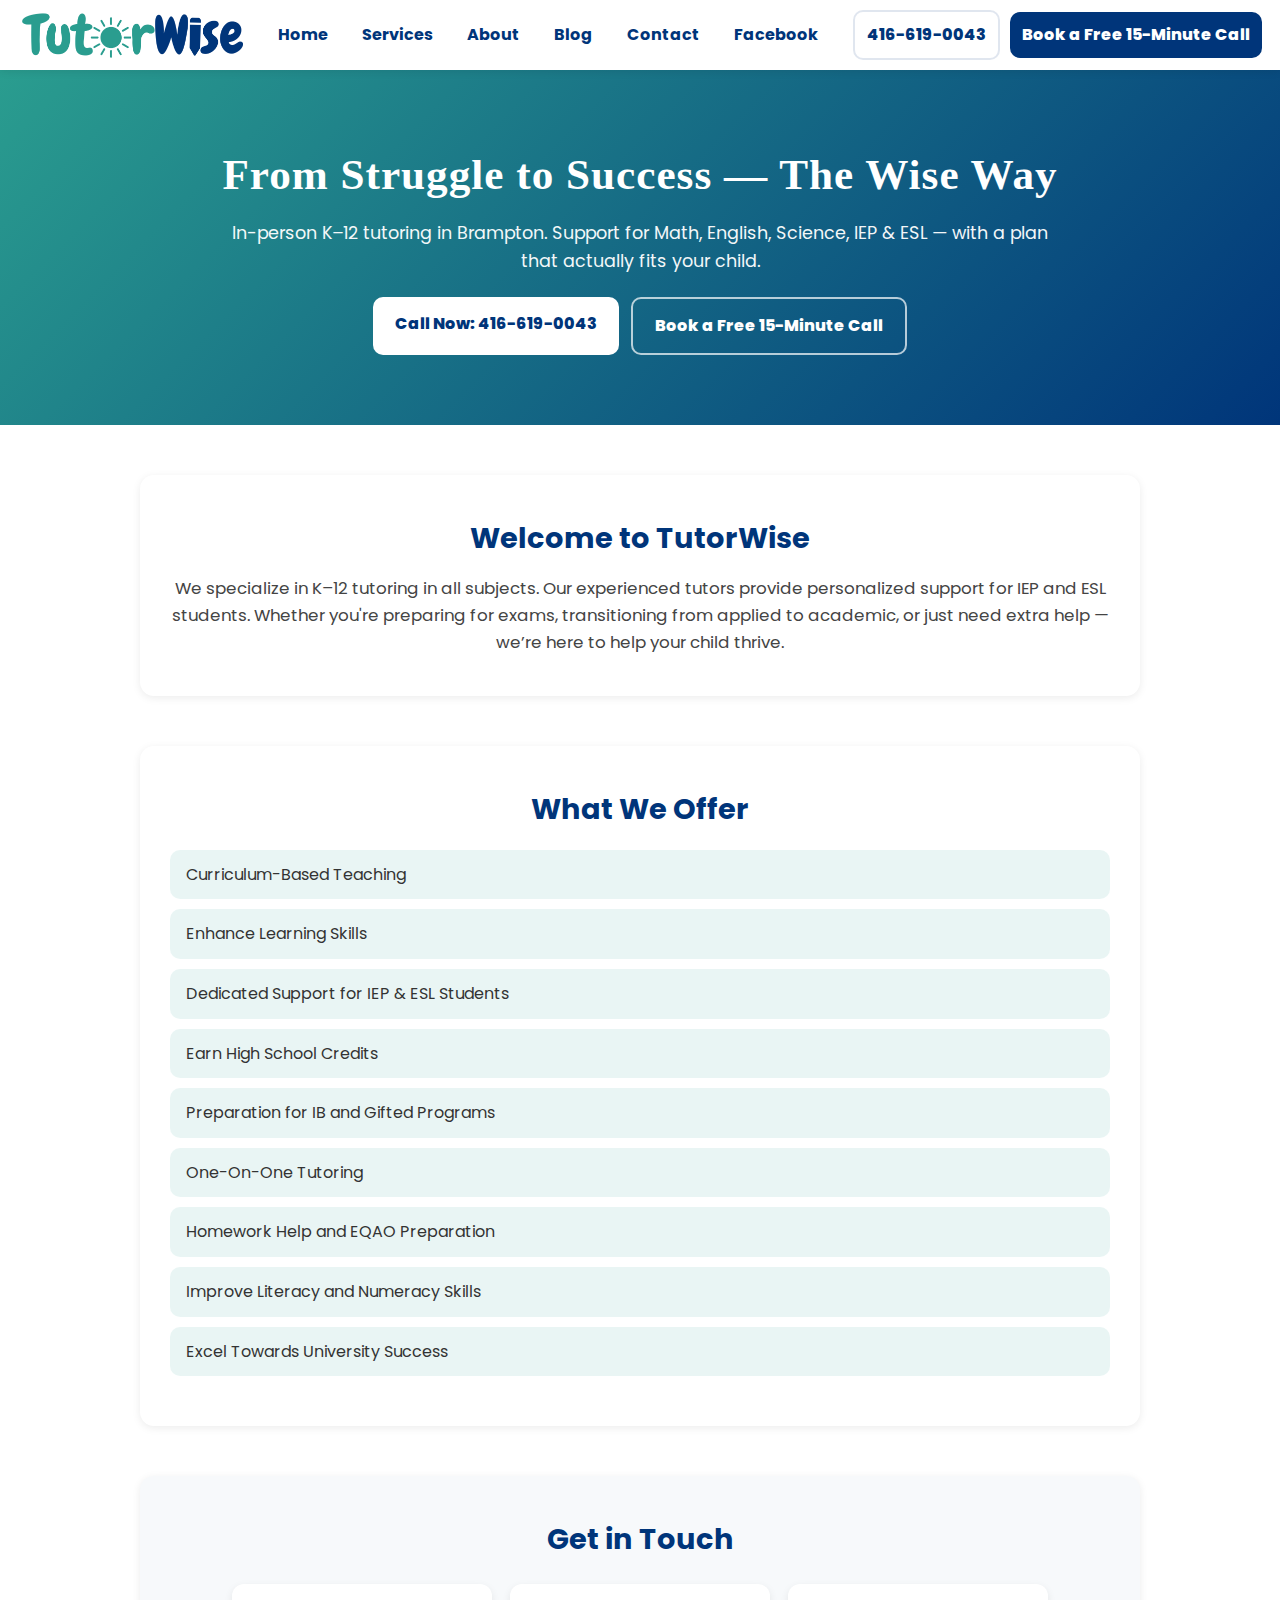
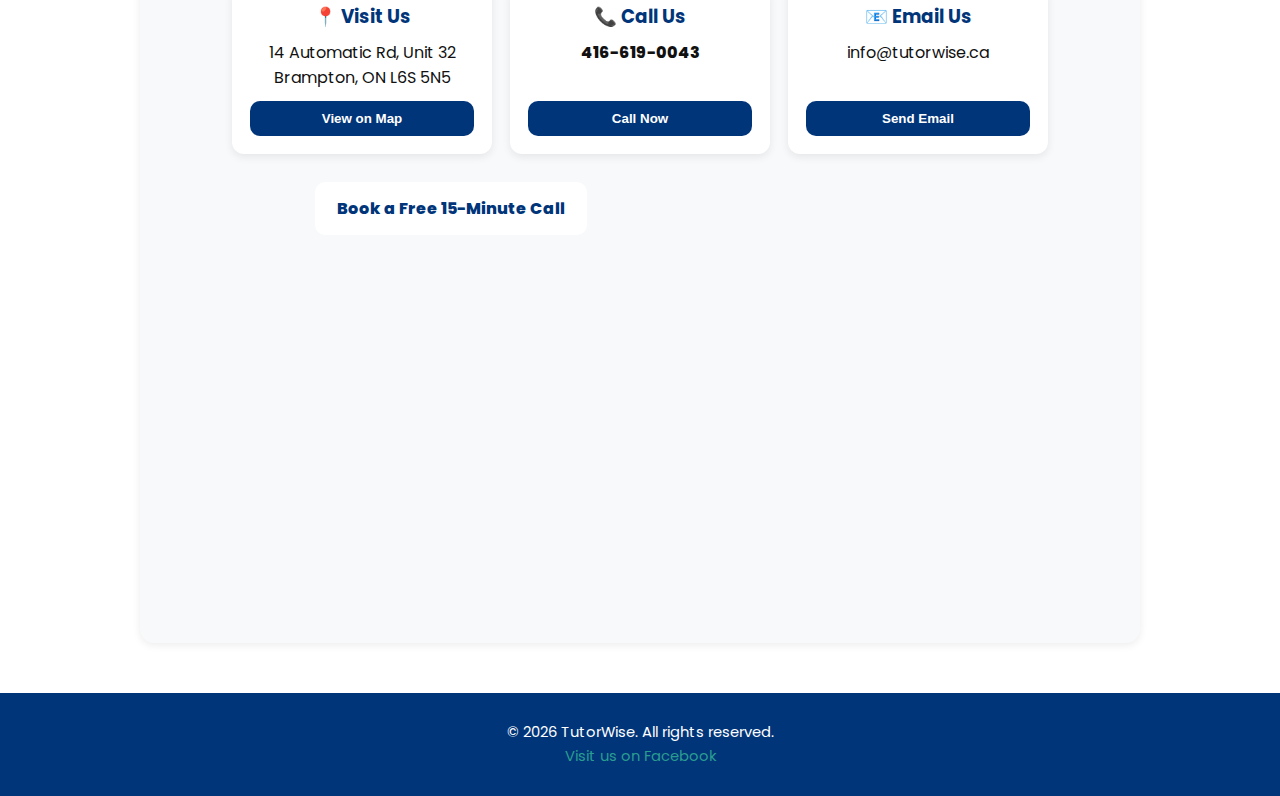
<file: index.html>
<!DOCTYPE html>
<html lang="en">
<head>
  <!-- Google tag (gtag.js) -->
  <script async src="https://www.googletagmanager.com/gtag/js?id=G-NQC9CLK0BT"></script>
  <script>
    window.dataLayer = window.dataLayer || [];
    function gtag(){dataLayer.push(arguments);}
    gtag('js', new Date());
    gtag('config', 'G-NQC9CLK0BT');
  </script>

  <meta charset="UTF-8" />
  <meta name="viewport" content="width=device-width, initial-scale=1" />
  <title>TutorWise | Brampton Tutoring Services</title>
  <meta name="description" content="TutorWise offers personalized in-person tutoring in Brampton for K–12 students. Book a Free 15-Minute Parent Strategy Call today and help your child reach their full potential!" />
  <link rel="canonical" href="https://tutorwise.ca/" />

  <!-- Open Graph -->
  <meta property="og:type" content="website" />
  <meta property="og:site_name" content="TutorWise" />
  <meta property="og:title" content="TutorWise | Brampton Tutoring Services" />
  <meta property="og:description" content="Personalized in-person K–12 tutoring in Brampton. Book a free 15-minute call and get a plan that fits your child." />
  <meta property="og:url" content="https://tutorwise.ca/" />

  <!-- Twitter -->
  <meta name="twitter:card" content="summary" />
  <meta name="twitter:title" content="TutorWise | Brampton Tutoring Services" />
  <meta name="twitter:description" content="Personalized in-person K–12 tutoring in Brampton. Book a free 15-minute call and get a plan that fits your child." />

  <link rel="icon" href="faviconTW.png" type="image/png" />

  <!-- Fonts (shared) -->
  <link href="https://fonts.googleapis.com/css2?family=Poppins:wght@400;600;700;800&family=Chewy&display=swap" rel="stylesheet">
  <link rel="stylesheet" href="styles.css" />

  <meta name="keywords" content="tutorwise, brampton tutoring, math tutor, english tutor, science tutor, IEP help, ESL tutoring, one-on-one tutoring" />
  <meta name="author" content="TutorWise" />
</head>

<body>
  <nav>
    <div class="logo">
      <a href="index.html" aria-label="TutorWise Home">
        <img src="TW_logo.png" alt="TutorWise Logo" />
      </a>
    </div>

    <ul class="nav-links" id="nav-links">
      <li><a href="index.html">Home</a></li>
      <li><a href="services.html">Services</a></li>
      <li><a href="about.html">About</a></li>
      <li><a href="blog.html">Blog</a></li>
      <li><a href="contact.html">Contact</a></li>
      <li><a href="https://www.facebook.com/profile.php?id=61577905306174" target="_blank" rel="noopener">Facebook</a></li>      <li class="mobile-only"><a href="https://calendly.com/tutorwise-canada/consultation-call" target="_blank" rel="noopener">Book a Free 15-Minute Call</a></li>

    </ul>

    <div class="nav-cta">
      <a class="phone-link" href="tel:+14166190043">416-619-0043</a>
      <a class="nav-btn" href="https://calendly.com/tutorwise-canada/consultation-call" target="_blank" rel="noopener">Book a Free 15-Minute Call</a>
    </div>

    <div class="menu-toggle" id="menu-toggle">☰</div>
  </nav>


  <header class="page-hero">
    <h1>From Struggle to Success — The Wise Way</h1>
    <p>
      In-person K–12 tutoring in Brampton. Support for Math, English, Science, IEP &amp; ESL — with a plan that actually fits your child.
    </p>

    <div class="hero-cta-row">
      <a href="tel:+14166190043" class="btn btn-primary">Call Now: 416-619-0043</a>
      <a href="https://calendly.com/tutorwise-canada/consultation-call" target="_blank" rel="noopener" class="btn btn-secondary">Book a Free 15-Minute Call</a>
    </div>
  </header>

  <section>
    <h2>Welcome to TutorWise</h2>
    <p>
      We specialize in K–12 tutoring in all subjects. Our experienced tutors provide personalized
      support for IEP and ESL students. Whether you're preparing for exams, transitioning from applied
      to academic, or just need extra help — we’re here to help your child thrive.
    </p>
  </section>

  <section>
    <h2>What We Offer</h2>
    <ul class="info-list">
      <li>Curriculum-Based Teaching</li>
      <li>Enhance Learning Skills</li>
      <li>Dedicated Support for IEP &amp; ESL Students</li>
      <li>Earn High School Credits</li>
      <li>Preparation for IB and Gifted Programs</li>
      <li>One-On-One Tutoring</li>
      <li>Homework Help and EQAO Preparation</li>
      <li>Improve Literacy and Numeracy Skills</li>
      <li>Excel Towards University Success</li>
    </ul>
  </section>

  <section id="contact">
    <h2>Get in Touch</h2>

    <div class="contact-grid">
      <div class="contact-card">
        <h3>📍 Visit Us</h3>
        <p>14 Automatic Rd, Unit 32<br>Brampton, ON L6S 5N5</p>
        <button class="contact-btn" onclick="window.open('https://maps.google.com/?q=14+Automatic+Rd+Unit+32+Brampton+ON+L6S+5N5','_blank')">View on Map</button>
      </div>

      <div class="contact-card">
        <h3>📞 Call Us</h3>
        <p><a href="tel:+14166190043" style="color:inherit;text-decoration:none;font-weight:800;">416-619-0043</a></p>
        <button class="contact-btn" onclick="window.location.href='tel:+14166190043'">Call Now</button>
      </div>

      <div class="contact-card">
        <h3>📧 Email Us</h3>
        <p>info@tutorwise.ca</p>
        <button class="contact-btn" onclick="window.location.href='mailto:info@tutorwise.ca'">Send Email</button>
      </div>
    </div>

    <div style="max-width:650px;margin:0 auto;">
      <a class="btn btn-primary" href="https://calendly.com/tutorwise-canada/consultation-call" target="_blank" rel="noopener" style="margin-top:6px;">
        Book a Free 15-Minute Call
      </a>
      <iframe class="map-embed" src="https://www.google.com/maps?q=14+Automatic+Rd+Unit+32+Brampton+ON+L6S+5N5&output=embed" loading="lazy" referrerpolicy="no-referrer-when-downgrade" allowfullscreen></iframe>
    </div>
  </section>

  <footer>
    &copy; 2026 TutorWise. All rights reserved.<br />
    <a href="https://www.facebook.com/profile.php?id=61577905306174" target="_blank" rel="noopener">Visit us on Facebook</a>
  </footer>

  <script src="script.js"></script>

</body>
</html>
</file>
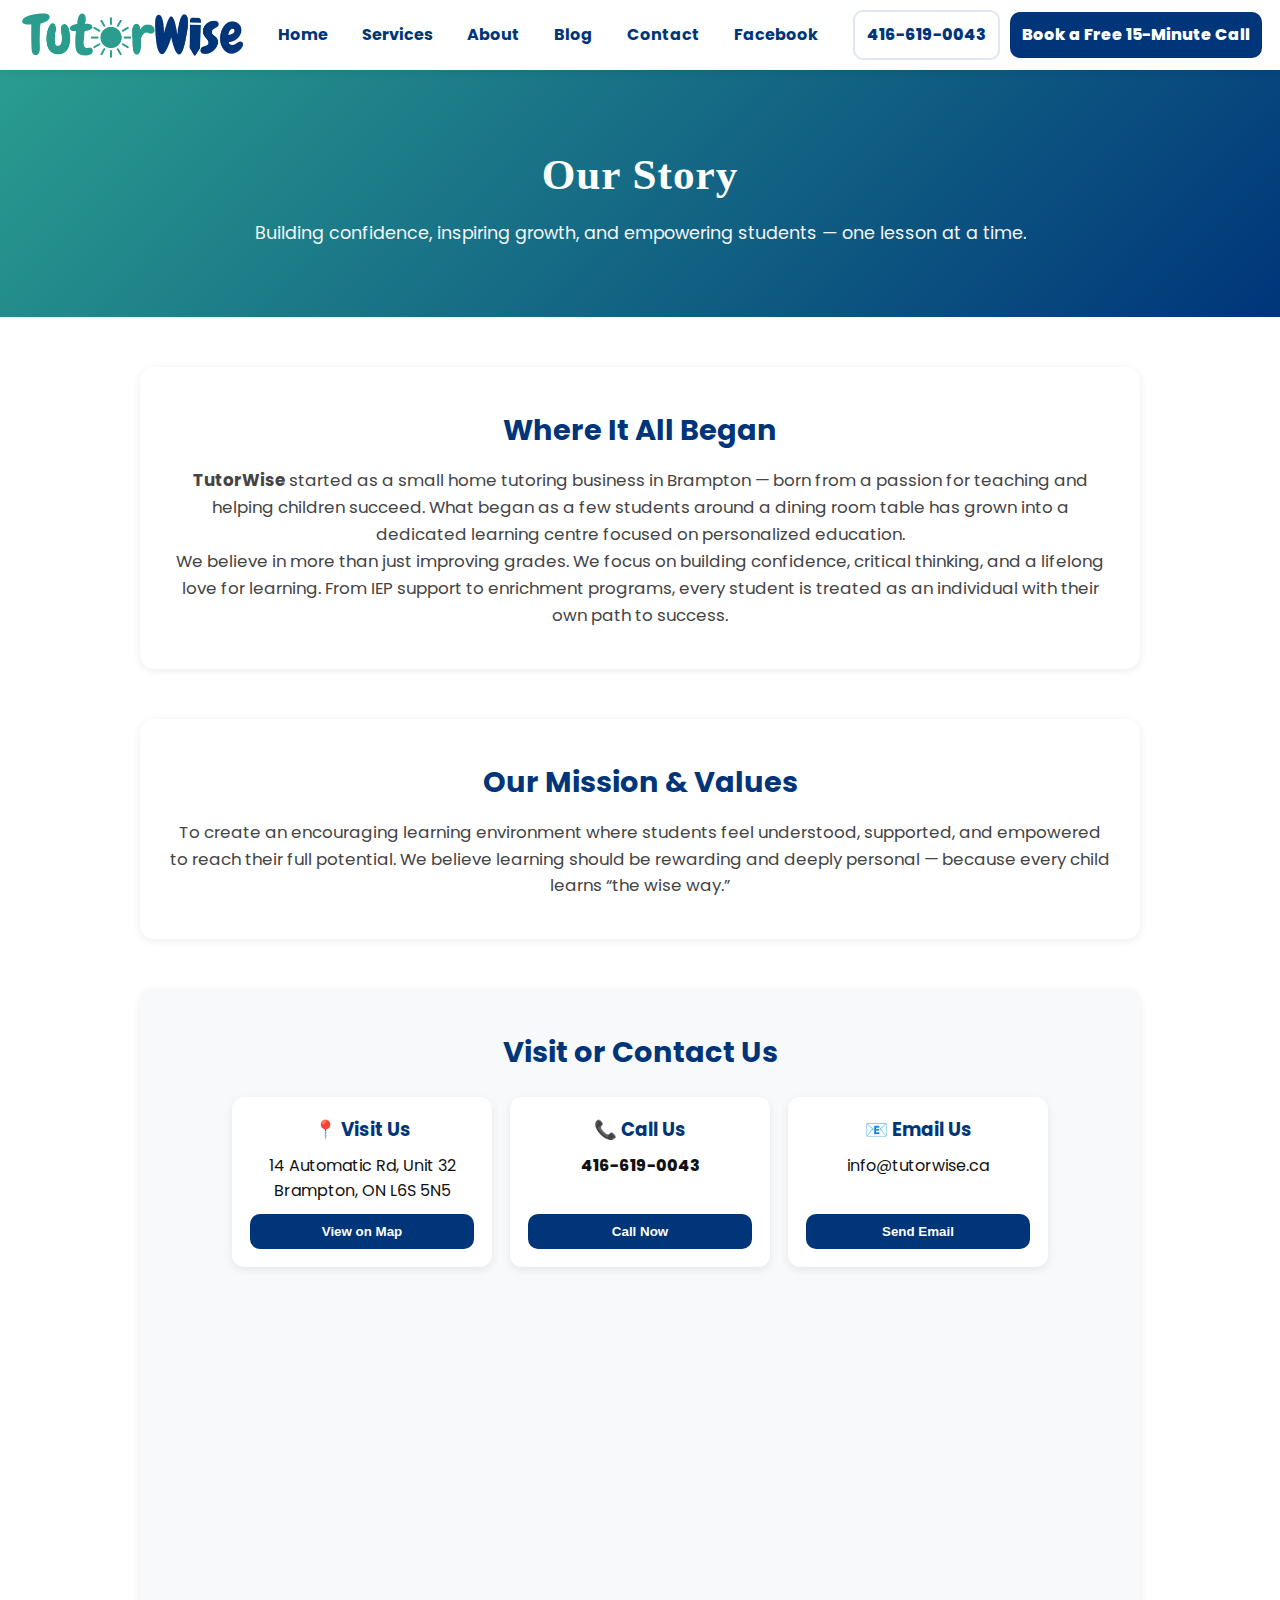
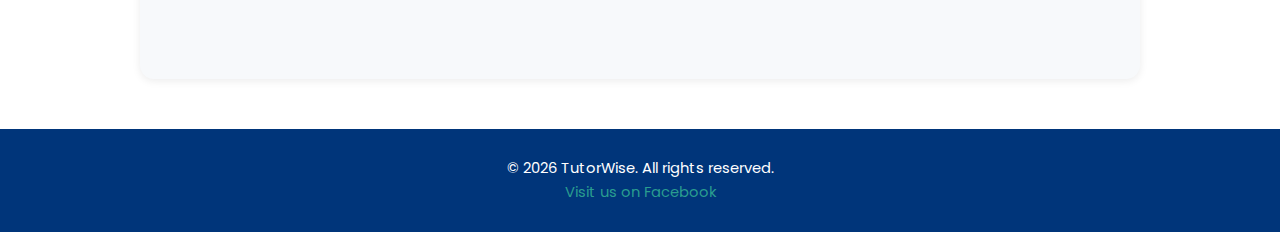
<file: about.html>
<!DOCTYPE html>
<html lang="en">
<head>
  <meta charset="UTF-8" />
  <meta name="viewport" content="width=device-width, initial-scale=1" />
  <title>TutorWise | About Us</title>
  <meta name="description" content="Learn about TutorWise’s history, values, and commitment to student success in Brampton." />
  <link rel="canonical" href="https://tutorwise.ca/about.html" />

  <!-- Open Graph -->
  <meta property="og:type" content="website" />
  <meta property="og:site_name" content="TutorWise" />
  <meta property="og:title" content="TutorWise | About Us" />
  <meta property="og:description" content="Learn about TutorWise’s story, values, and commitment to student success in Brampton." />
  <meta property="og:url" content="https://tutorwise.ca/about.html" />

  <!-- Twitter -->
  <meta name="twitter:card" content="summary" />
  <meta name="twitter:title" content="TutorWise | About Us" />
  <meta name="twitter:description" content="Learn about TutorWise’s story, values, and commitment to student success in Brampton." />

  <link rel="icon" href="faviconTW.png" type="image/png" />

  <!-- Fonts (shared) -->
  <link href="https://fonts.googleapis.com/css2?family=Poppins:wght@400;600;700;800&family=Chewy&display=swap" rel="stylesheet">
  <link rel="stylesheet" href="styles.css" />

</head>

<body>
  <nav>
    <div class="logo">
      <a href="index.html" aria-label="TutorWise Home">
        <img src="TW_logo.png" alt="TutorWise Logo" />
      </a>
    </div>

    <ul class="nav-links" id="nav-links">
      <li><a href="index.html">Home</a></li>
      <li><a href="services.html">Services</a></li>
      <li><a href="about.html">About</a></li>
      <li><a href="blog.html">Blog</a></li>
      <li><a href="contact.html">Contact</a></li>
      <li><a href="https://www.facebook.com/profile.php?id=61577905306174" target="_blank" rel="noopener">Facebook</a></li>      <li class="mobile-only"><a href="https://calendly.com/tutorwise-canada/consultation-call" target="_blank" rel="noopener">Book a Free 15-Minute Call</a></li>

    </ul>

    <div class="nav-cta">
      <a class="phone-link" href="tel:+14166190043">416-619-0043</a>
      <a class="nav-btn" href="https://calendly.com/tutorwise-canada/consultation-call" target="_blank" rel="noopener">Book a Free 15-Minute Call</a>
    </div>

    <div class="menu-toggle" id="menu-toggle">☰</div>
  </nav>


  <header class="page-hero">
    <h1>Our Story</h1>
    <p>Building confidence, inspiring growth, and empowering students — one lesson at a time.</p>
  </header>

  <section>
    <h2>Where It All Began</h2>
    <p>
      <strong>TutorWise</strong> started as a small home tutoring business in Brampton — born from a passion for teaching
      and helping children succeed. What began as a few students around a dining room table has grown into a dedicated
      learning centre focused on personalized education.
    </p>
    <p>
      We believe in more than just improving grades. We focus on building confidence, critical thinking, and a lifelong love
      for learning. From IEP support to enrichment programs, every student is treated as an individual with their own path to success.
    </p>
  </section>

  <section>
    <h2>Our Mission &amp; Values</h2>
    <p>
      To create an encouraging learning environment where students feel understood, supported, and empowered to reach their full potential.
      We believe learning should be rewarding and deeply personal — because every child learns “the wise way.”
    </p>
  </section>

  <section id="contact">
    <h2>Visit or Contact Us</h2>
    <div class="contact-grid">
      <div class="contact-card">
        <h3>📍 Visit Us</h3>
        <p>14 Automatic Rd, Unit 32<br>Brampton, ON L6S 5N5</p>
        <button class="contact-btn" onclick="window.open('https://maps.google.com/?q=14+Automatic+Rd+Unit+32+Brampton+ON+L6S+5N5','_blank')">View on Map</button>
      </div>
      <div class="contact-card">
        <h3>📞 Call Us</h3>
        <p><a href="tel:+14166190043" style="color:inherit;text-decoration:none;font-weight:800;">416-619-0043</a></p>
        <button class="contact-btn" onclick="window.location.href='tel:+14166190043'">Call Now</button>
      </div>
      <div class="contact-card">
        <h3>📧 Email Us</h3>
        <p>info@tutorwise.ca</p>
        <button class="contact-btn" onclick="window.location.href='mailto:info@tutorwise.ca'">Send Email</button>
      </div>
    </div>

    <div style="max-width:650px;margin:0 auto;">
      <iframe class="map-embed" src="https://www.google.com/maps?q=14+Automatic+Rd+Unit+32+Brampton+ON+L6S+5N5&output=embed" loading="lazy" referrerpolicy="no-referrer-when-downgrade" allowfullscreen></iframe>
    </div>
  </section>

  <footer>
    &copy; 2026 TutorWise. All rights reserved.<br />
    <a href="https://www.facebook.com/profile.php?id=61577905306174" target="_blank" rel="noopener">Visit us on Facebook</a>
  </footer>

  <script src="script.js"></script>

</body>
</html>
</file>
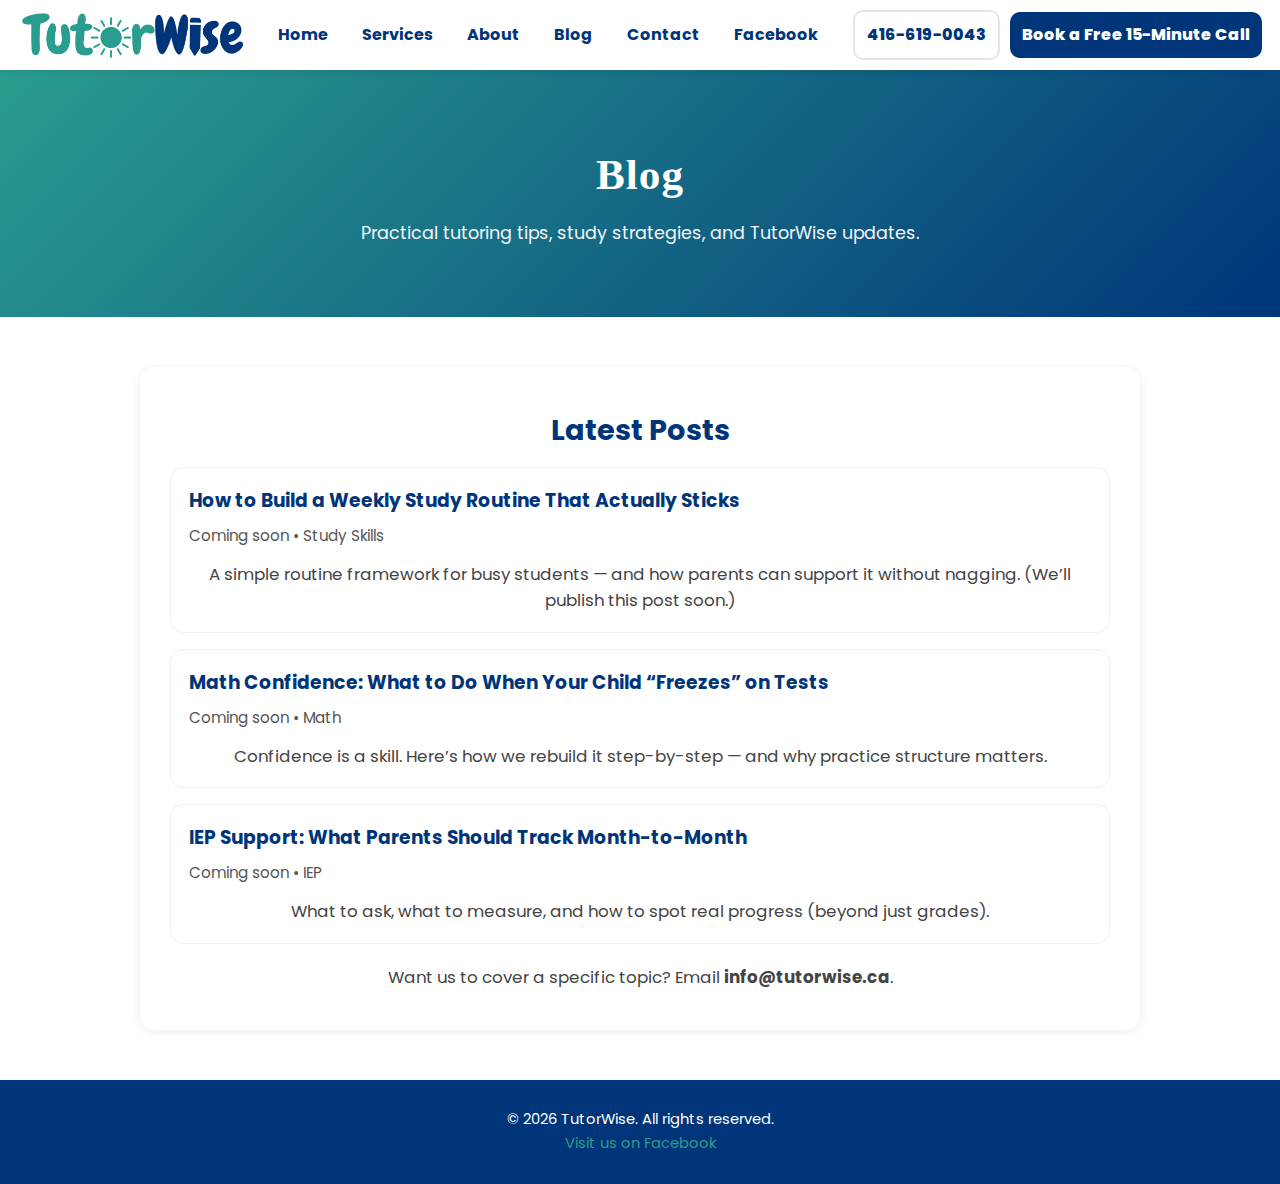
<file: blog.html>
<!DOCTYPE html>
<html lang="en">
<head>
  <meta charset="UTF-8" />
  <meta name="viewport" content="width=device-width, initial-scale=1" />
  <title>TutorWise | Blog</title>
  <meta name="description" content="Tips, guides, and updates from TutorWise — supporting students and families in Brampton." />
  <link rel="canonical" href="https://tutorwise.ca/blog.html" />

  <!-- Open Graph -->
  <meta property="og:type" content="website" />
  <meta property="og:site_name" content="TutorWise" />
  <meta property="og:title" content="TutorWise | Blog" />
  <meta property="og:description" content="Tips, guides, and updates from TutorWise — supporting students and families in Brampton." />
  <meta property="og:url" content="https://tutorwise.ca/blog.html" />

  <!-- Twitter -->
  <meta name="twitter:card" content="summary" />
  <meta name="twitter:title" content="TutorWise | Blog" />
  <meta name="twitter:description" content="Tips, guides, and updates from TutorWise — supporting students and families in Brampton." />

  <link rel="icon" href="faviconTW.png" type="image/png" />

  <!-- Fonts (shared) -->
  <link href="https://fonts.googleapis.com/css2?family=Poppins:wght@400;600;700;800&family=Chewy&display=swap" rel="stylesheet">
  <link rel="stylesheet" href="styles.css" />

</head>

<body>
  <nav>
    <div class="logo">
      <a href="index.html" aria-label="TutorWise Home">
        <img src="TW_logo.png" alt="TutorWise Logo" />
      </a>
    </div>

    <ul class="nav-links" id="nav-links">
      <li><a href="index.html">Home</a></li>
      <li><a href="services.html">Services</a></li>
      <li><a href="about.html">About</a></li>
      <li><a href="blog.html">Blog</a></li>
      <li><a href="contact.html">Contact</a></li>
      <li><a href="https://www.facebook.com/profile.php?id=61577905306174" target="_blank" rel="noopener">Facebook</a></li>      <li class="mobile-only"><a href="https://calendly.com/tutorwise-canada/consultation-call" target="_blank" rel="noopener">Book a Free 15-Minute Call</a></li>

    </ul>

    <div class="nav-cta">
      <a class="phone-link" href="tel:+14166190043">416-619-0043</a>
      <a class="nav-btn" href="https://calendly.com/tutorwise-canada/consultation-call" target="_blank" rel="noopener">Book a Free 15-Minute Call</a>
    </div>

    <div class="menu-toggle" id="menu-toggle">☰</div>
  </nav>


  <header class="page-hero">
    <h1>Blog</h1>
    <p>Practical tutoring tips, study strategies, and TutorWise updates.</p>
  </header>

  <section>
    <h2>Latest Posts</h2>

    <div class="blog-grid">
      <article class="blog-card">
        <h3>How to Build a Weekly Study Routine That Actually Sticks</h3>
        <div class="blog-meta">Coming soon • Study Skills</div>
        <p>
          A simple routine framework for busy students — and how parents can support it without nagging.
          (We’ll publish this post soon.)
        </p>
      </article>

      <article class="blog-card">
        <h3>Math Confidence: What to Do When Your Child “Freezes” on Tests</h3>
        <div class="blog-meta">Coming soon • Math</div>
        <p>
          Confidence is a skill. Here’s how we rebuild it step-by-step — and why practice structure matters.
        </p>
      </article>

      <article class="blog-card">
        <h3>IEP Support: What Parents Should Track Month-to-Month</h3>
        <div class="blog-meta">Coming soon • IEP</div>
        <p>
          What to ask, what to measure, and how to spot real progress (beyond just grades).
        </p>
      </article>
    </div>

    <p style="margin-top:20px;">
      Want us to cover a specific topic? Email <strong>info@tutorwise.ca</strong>.
    </p>
  </section>

  <footer>
    &copy; 2026 TutorWise. All rights reserved.<br />
    <a href="https://www.facebook.com/profile.php?id=61577905306174" target="_blank" rel="noopener">Visit us on Facebook</a>
  </footer>

  <script src="script.js"></script>

</body>
</html>
</file>
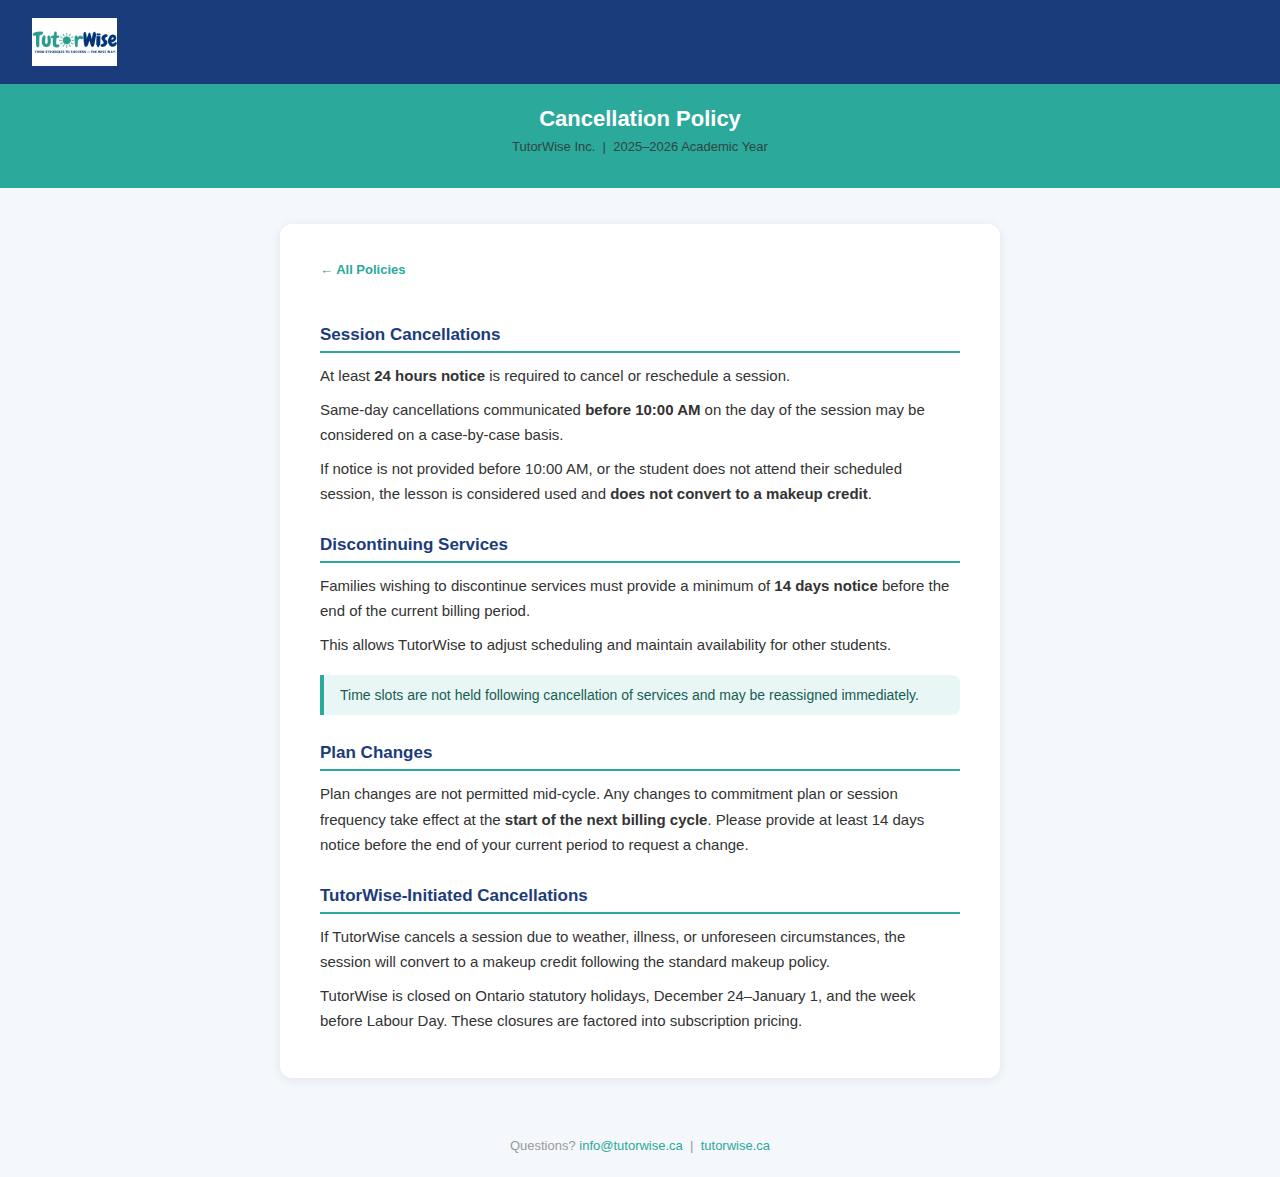
<file: cancellation.html>
<!DOCTYPE html>
<html lang="en">
<head>
<meta charset="UTF-8">
<meta name="viewport" content="width=device-width, initial-scale=1.0">
<style>
  * { box-sizing: border-box; margin: 0; padding: 0; }
  body { font-family: Arial, sans-serif; background: #f4f7fb; color: #222; }
  .header { background: #1B3C7A; padding: 18px 32px; display: flex; align-items: center; }
  .header img { height: 48px; }
  .banner { background: #2BA99B; color: white; text-align: center; padding: 22px 24px; }
  .banner h1 { font-size: 22px; font-weight: 700; margin-bottom: 4px; }
  .banner p { font-size: 13px; opacity: 0.85; }
  .container { max-width: 720px; margin: 36px auto; background: white; border-radius: 12px;
               box-shadow: 0 2px 12px rgba(0,0,0,0.08); padding: 36px 40px; }
  h2 { font-size: 17px; color: #1B3C7A; font-weight: 700; margin: 28px 0 10px; padding-bottom: 6px;
       border-bottom: 2px solid #2BA99B; }
  h2:first-child { margin-top: 0; }
  p, li { font-size: 15px; line-height: 1.7; color: #333; margin-bottom: 8px; }
  ul { padding-left: 20px; margin-bottom: 12px; }
  .note { background: #E8F7F5; border-left: 4px solid #2BA99B; padding: 12px 16px;
          border-radius: 0 8px 8px 0; margin: 18px 0; font-size: 14px; color: #1a5c54; }
  .footer { text-align: center; padding: 24px; font-size: 13px; color: #999; }
  .footer a { color: #2BA99B; text-decoration: none; }
  .back { display: inline-block; margin-bottom: 20px; font-size: 13px; color: #2BA99B;
          text-decoration: none; font-weight: 600; }
  .back:before { content: "← "; }
</style>
<title>Cancellation Policy – TutorWise</title></head>
<body>
<div class="header"><img src="[data-uri]" alt="TutorWise"></div>
<div class="banner">
  <h1>Cancellation Policy</h1>
  <p>TutorWise Inc. &nbsp;|&nbsp; 2025–2026 Academic Year</p>
</div>
<div class="container">
  <a class="back" href="index.html">All Policies</a>

  <h2>Session Cancellations</h2>
  <p>At least <strong>24 hours notice</strong> is required to cancel or reschedule a session.</p>
  <p>Same-day cancellations communicated <strong>before 10:00 AM</strong> on the day of the session may be considered on a case-by-case basis.</p>
  <p>If notice is not provided before 10:00 AM, or the student does not attend their scheduled session, the lesson is considered used and <strong>does not convert to a makeup credit</strong>.</p>

  <h2>Discontinuing Services</h2>
  <p>Families wishing to discontinue services must provide a minimum of <strong>14 days notice</strong> before the end of the current billing period.</p>
  <p>This allows TutorWise to adjust scheduling and maintain availability for other students.</p>
  <div class="note">Time slots are not held following cancellation of services and may be reassigned immediately.</div>

  <h2>Plan Changes</h2>
  <p>Plan changes are not permitted mid-cycle. Any changes to commitment plan or session frequency take effect at the <strong>start of the next billing cycle</strong>. Please provide at least 14 days notice before the end of your current period to request a change.</p>

  <h2>TutorWise-Initiated Cancellations</h2>
  <p>If TutorWise cancels a session due to weather, illness, or unforeseen circumstances, the session will convert to a makeup credit following the standard makeup policy.</p>
  <p>TutorWise is closed on Ontario statutory holidays, December 24–January 1, and the week before Labour Day. These closures are factored into subscription pricing.</p>
</div>
<div class="footer">Questions? <a href="mailto:info@tutorwise.ca">info@tutorwise.ca</a> &nbsp;|&nbsp; <a href="https://tutorwise.ca">tutorwise.ca</a></div>
</body></html>
</file>
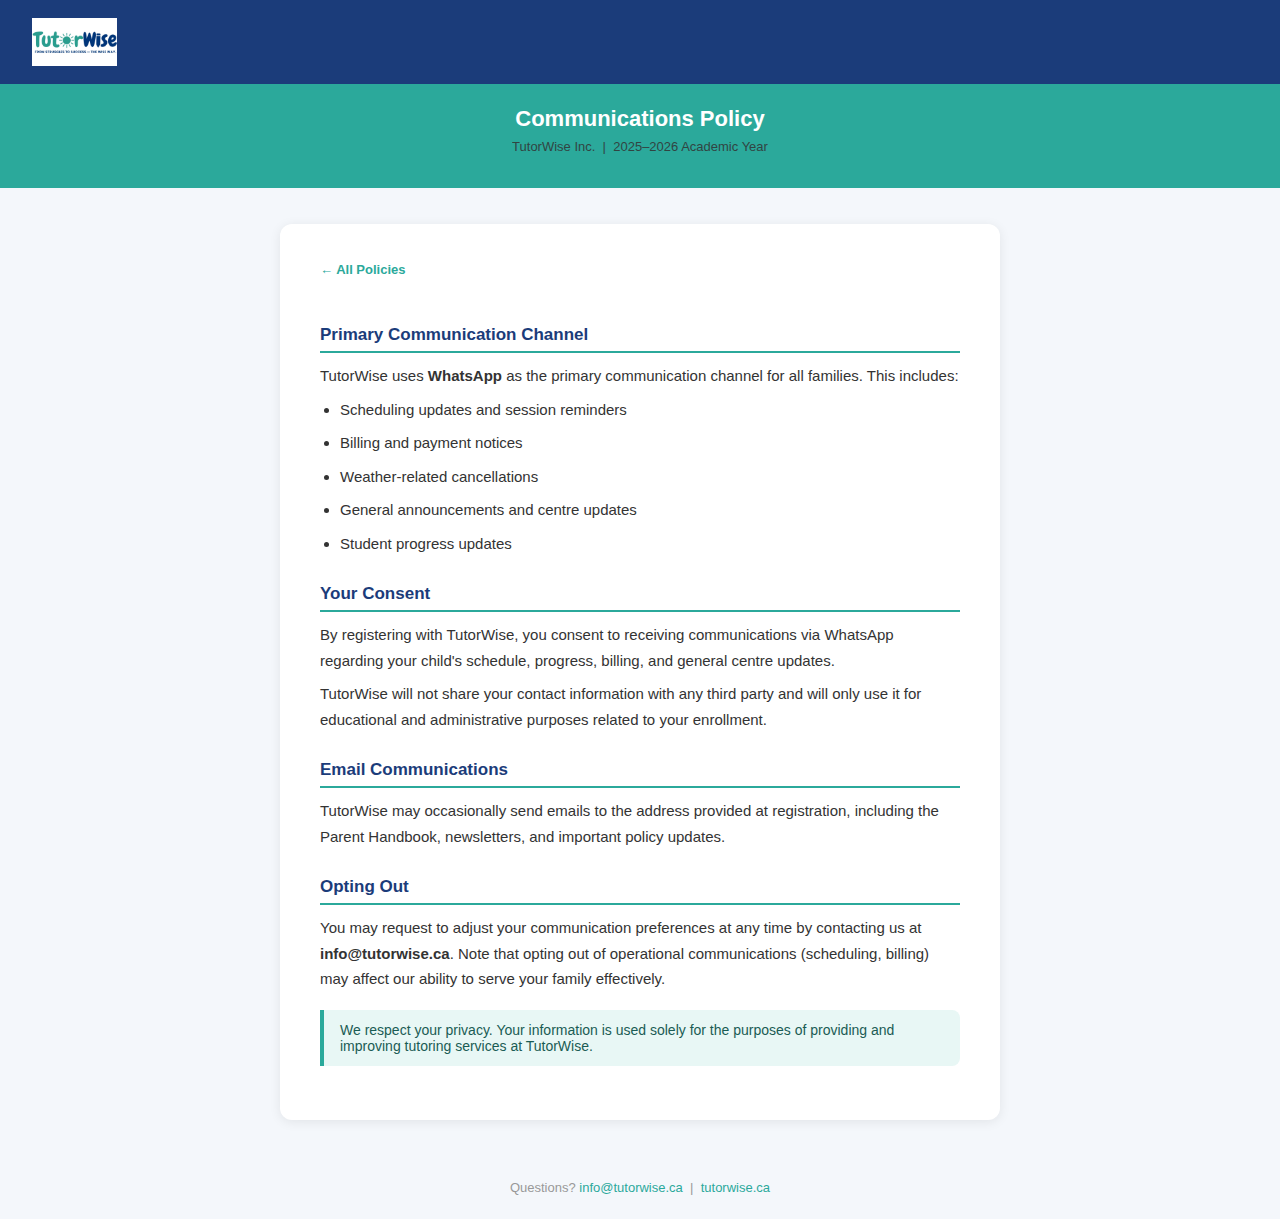
<file: communications.html>
<!DOCTYPE html>
<html lang="en">
<head>
<meta charset="UTF-8">
<meta name="viewport" content="width=device-width, initial-scale=1.0">
<style>
  * { box-sizing: border-box; margin: 0; padding: 0; }
  body { font-family: Arial, sans-serif; background: #f4f7fb; color: #222; }
  .header { background: #1B3C7A; padding: 18px 32px; display: flex; align-items: center; }
  .header img { height: 48px; }
  .banner { background: #2BA99B; color: white; text-align: center; padding: 22px 24px; }
  .banner h1 { font-size: 22px; font-weight: 700; margin-bottom: 4px; }
  .banner p { font-size: 13px; opacity: 0.85; }
  .container { max-width: 720px; margin: 36px auto; background: white; border-radius: 12px;
               box-shadow: 0 2px 12px rgba(0,0,0,0.08); padding: 36px 40px; }
  h2 { font-size: 17px; color: #1B3C7A; font-weight: 700; margin: 28px 0 10px; padding-bottom: 6px;
       border-bottom: 2px solid #2BA99B; }
  h2:first-child { margin-top: 0; }
  p, li { font-size: 15px; line-height: 1.7; color: #333; margin-bottom: 8px; }
  ul { padding-left: 20px; margin-bottom: 12px; }
  .note { background: #E8F7F5; border-left: 4px solid #2BA99B; padding: 12px 16px;
          border-radius: 0 8px 8px 0; margin: 18px 0; font-size: 14px; color: #1a5c54; }
  .footer { text-align: center; padding: 24px; font-size: 13px; color: #999; }
  .footer a { color: #2BA99B; text-decoration: none; }
  .back { display: inline-block; margin-bottom: 20px; font-size: 13px; color: #2BA99B;
          text-decoration: none; font-weight: 600; }
  .back:before { content: "← "; }
</style>
<title>Communications Policy – TutorWise</title></head>
<body>
<div class="header"><img src="[data-uri]" alt="TutorWise"></div>
<div class="banner">
  <h1>Communications Policy</h1>
  <p>TutorWise Inc. &nbsp;|&nbsp; 2025–2026 Academic Year</p>
</div>
<div class="container">
  <a class="back" href="index.html">All Policies</a>

  <h2>Primary Communication Channel</h2>
  <p>TutorWise uses <strong>WhatsApp</strong> as the primary communication channel for all families. This includes:</p>
  <ul>
    <li>Scheduling updates and session reminders</li>
    <li>Billing and payment notices</li>
    <li>Weather-related cancellations</li>
    <li>General announcements and centre updates</li>
    <li>Student progress updates</li>
  </ul>

  <h2>Your Consent</h2>
  <p>By registering with TutorWise, you consent to receiving communications via WhatsApp regarding your child's schedule, progress, billing, and general centre updates.</p>
  <p>TutorWise will not share your contact information with any third party and will only use it for educational and administrative purposes related to your enrollment.</p>

  <h2>Email Communications</h2>
  <p>TutorWise may occasionally send emails to the address provided at registration, including the Parent Handbook, newsletters, and important policy updates.</p>

  <h2>Opting Out</h2>
  <p>You may request to adjust your communication preferences at any time by contacting us at <strong>info@tutorwise.ca</strong>. Note that opting out of operational communications (scheduling, billing) may affect our ability to serve your family effectively.</p>

  <div class="note">We respect your privacy. Your information is used solely for the purposes of providing and improving tutoring services at TutorWise.</div>
</div>
<div class="footer">Questions? <a href="mailto:info@tutorwise.ca">info@tutorwise.ca</a> &nbsp;|&nbsp; <a href="https://tutorwise.ca">tutorwise.ca</a></div>
</body></html>
</file>
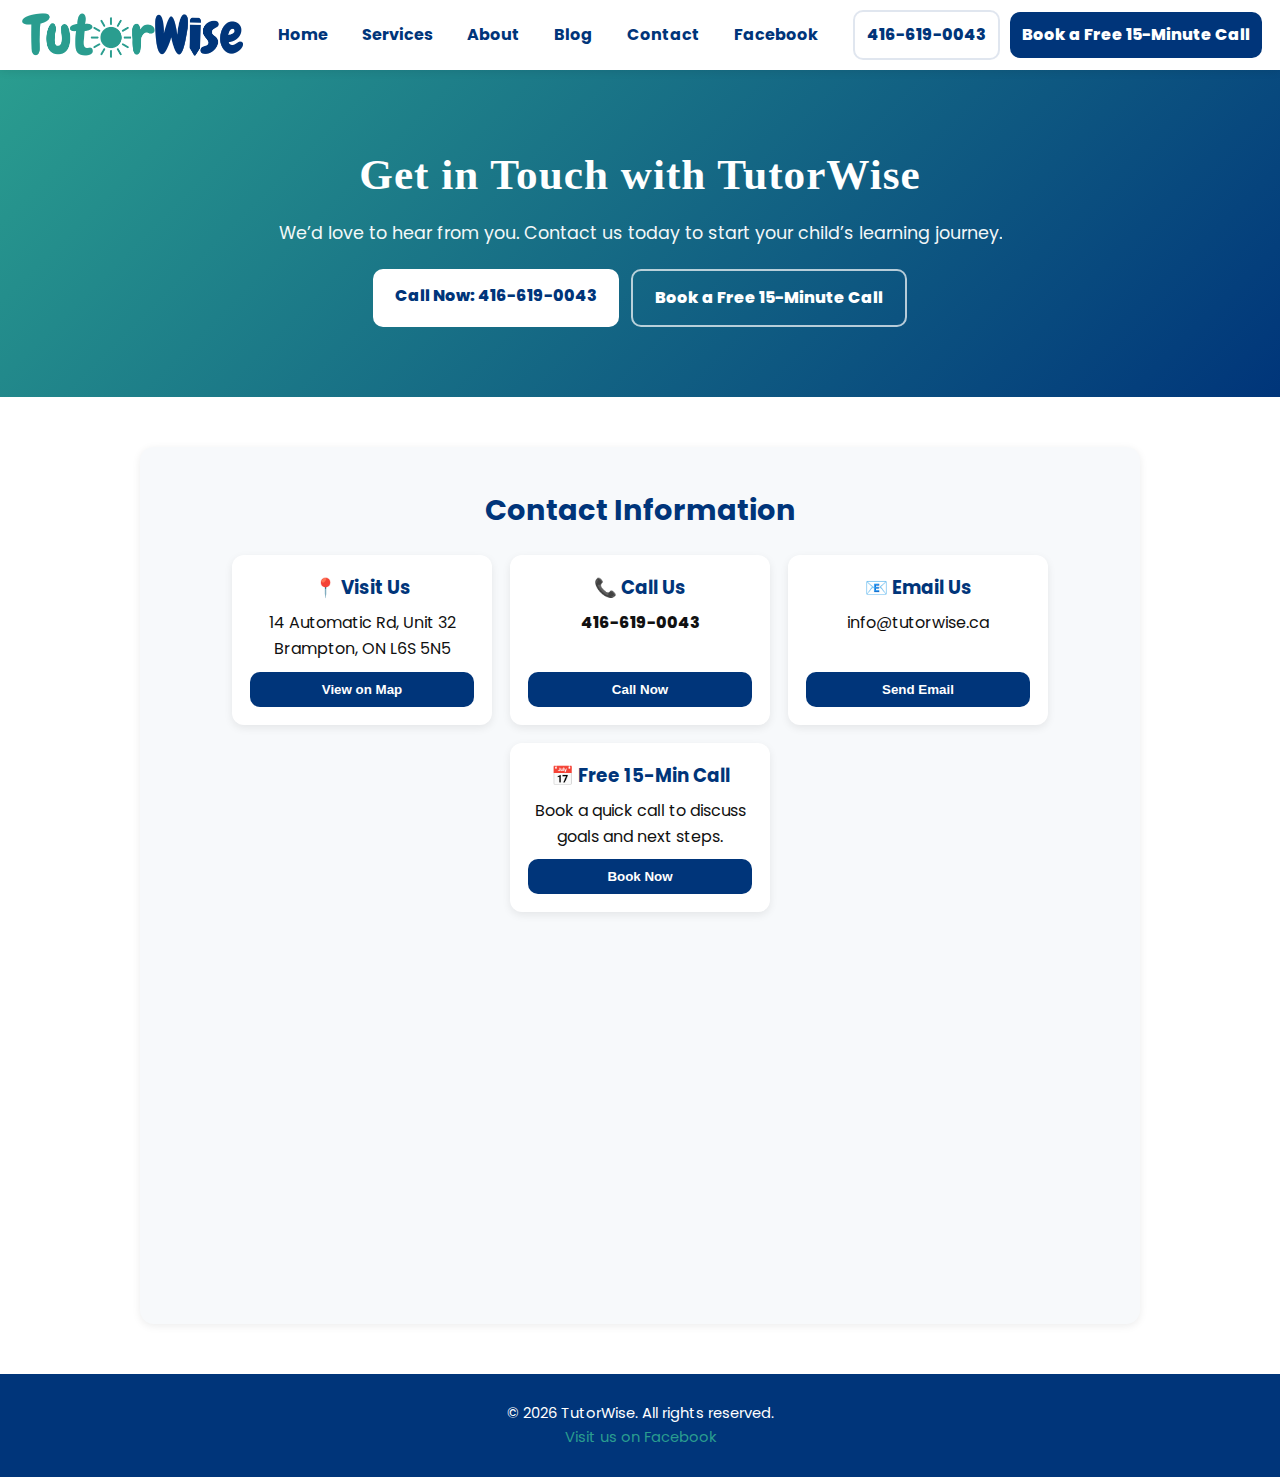
<file: contact.html>
<!DOCTYPE html>
<html lang="en">
<head>
  <meta charset="UTF-8" />
  <meta name="viewport" content="width=device-width, initial-scale=1" />
  <title>TutorWise | Contact Us</title>
  <meta name="description" content="Contact TutorWise in Brampton to book your free tutoring evaluation. Call, email, or visit our centre today." />
  <link rel="canonical" href="https://tutorwise.ca/contact.html" />

  <!-- Open Graph -->
  <meta property="og:type" content="website" />
  <meta property="og:site_name" content="TutorWise" />
  <meta property="og:title" content="TutorWise | Contact" />
  <meta property="og:description" content="Contact TutorWise in Brampton. Call, email, visit us, or book a free 15-minute call." />
  <meta property="og:url" content="https://tutorwise.ca/contact.html" />

  <!-- Twitter -->
  <meta name="twitter:card" content="summary" />
  <meta name="twitter:title" content="TutorWise | Contact" />
  <meta name="twitter:description" content="Contact TutorWise in Brampton. Call, email, visit us, or book a free 15-minute call." />

  <link rel="icon" href="faviconTW.png" type="image/png" />

  <!-- Fonts (shared) -->
  <link href="https://fonts.googleapis.com/css2?family=Poppins:wght@400;600;700;800&family=Chewy&display=swap" rel="stylesheet">
  <link rel="stylesheet" href="styles.css" />

</head>

<body>
  <nav>
    <div class="logo">
      <a href="index.html" aria-label="TutorWise Home">
        <img src="TW_logo.png" alt="TutorWise Logo" />
      </a>
    </div>

    <ul class="nav-links" id="nav-links">
      <li><a href="index.html">Home</a></li>
      <li><a href="services.html">Services</a></li>
      <li><a href="about.html">About</a></li>
      <li><a href="blog.html">Blog</a></li>
      <li><a href="contact.html">Contact</a></li>
      <li><a href="https://www.facebook.com/profile.php?id=61577905306174" target="_blank" rel="noopener">Facebook</a></li>      <li class="mobile-only"><a href="https://calendly.com/tutorwise-canada/consultation-call" target="_blank" rel="noopener">Book a Free 15-Minute Call</a></li>

    </ul>

    <div class="nav-cta">
      <a class="phone-link" href="tel:+14166190043">416-619-0043</a>
      <a class="nav-btn" href="https://calendly.com/tutorwise-canada/consultation-call" target="_blank" rel="noopener">Book a Free 15-Minute Call</a>
    </div>

    <div class="menu-toggle" id="menu-toggle">☰</div>
  </nav>


  <header class="page-hero">
    <h1>Get in Touch with TutorWise</h1>
    <p>We’d love to hear from you. Contact us today to start your child’s learning journey.</p>

    <div class="hero-cta-row">
      <a href="tel:+14166190043" class="btn btn-primary">Call Now: 416-619-0043</a>
      <a href="https://calendly.com/tutorwise-canada/consultation-call" target="_blank" rel="noopener" class="btn btn-secondary">Book a Free 15-Minute Call</a>
    </div>
  </header>

  <section id="contact">
    <h2>Contact Information</h2>

    <div class="contact-grid">
      <div class="contact-card">
        <h3>📍 Visit Us</h3>
        <p>14 Automatic Rd, Unit 32<br>Brampton, ON L6S 5N5</p>
        <button class="contact-btn" onclick="window.open('https://maps.google.com/?q=14+Automatic+Rd+Unit+32+Brampton+ON+L6S+5N5','_blank')">View on Map</button>
      </div>

      <div class="contact-card">
        <h3>📞 Call Us</h3>
        <p><a href="tel:+14166190043" style="color:inherit;text-decoration:none;font-weight:800;">416-619-0043</a></p>
        <button class="contact-btn" onclick="window.location.href='tel:+14166190043'">Call Now</button>
      </div>

      <div class="contact-card">
        <h3>📧 Email Us</h3>
        <p>info@tutorwise.ca</p>
        <button class="contact-btn" onclick="window.location.href='mailto:info@tutorwise.ca'">Send Email</button>
      </div>

      <div class="contact-card">
        <h3>📅 Free 15-Min Call</h3>
        <p>Book a quick call to discuss goals and next steps.</p>
        <button class="contact-btn" onclick="window.open('https://calendly.com/tutorwise-canada/consultation-call','_blank')">Book Now</button>
      </div>
    </div>

    <iframe class="map-embed" src="https://www.google.com/maps?q=14+Automatic+Rd+Unit+32+Brampton+ON+L6S+5N5&output=embed" loading="lazy" referrerpolicy="no-referrer-when-downgrade" allowfullscreen></iframe>
  </section>

  <footer>
    &copy; 2026 TutorWise. All rights reserved.<br />
    <a href="https://www.facebook.com/profile.php?id=61577905306174" target="_blank" rel="noopener">Visit us on Facebook</a>
  </footer>

  <script src="script.js"></script>

</body>
</html>
</file>
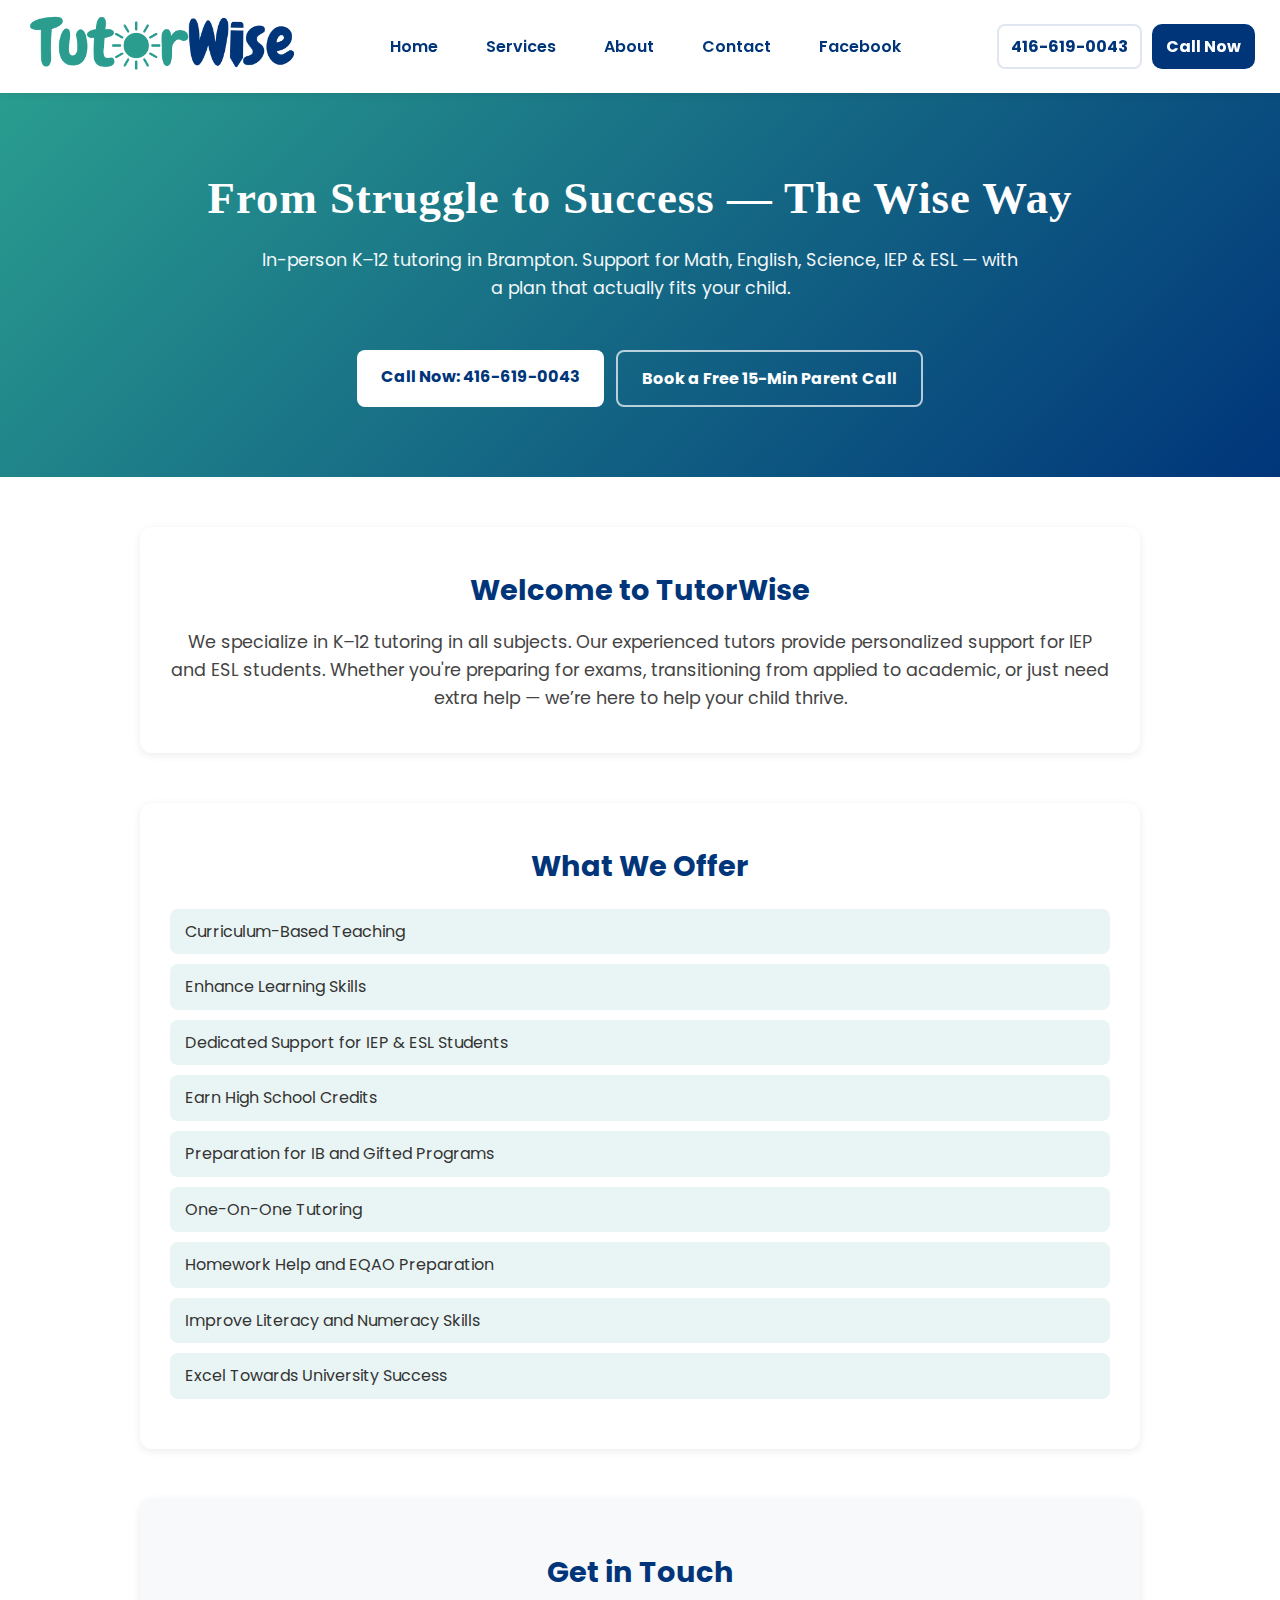
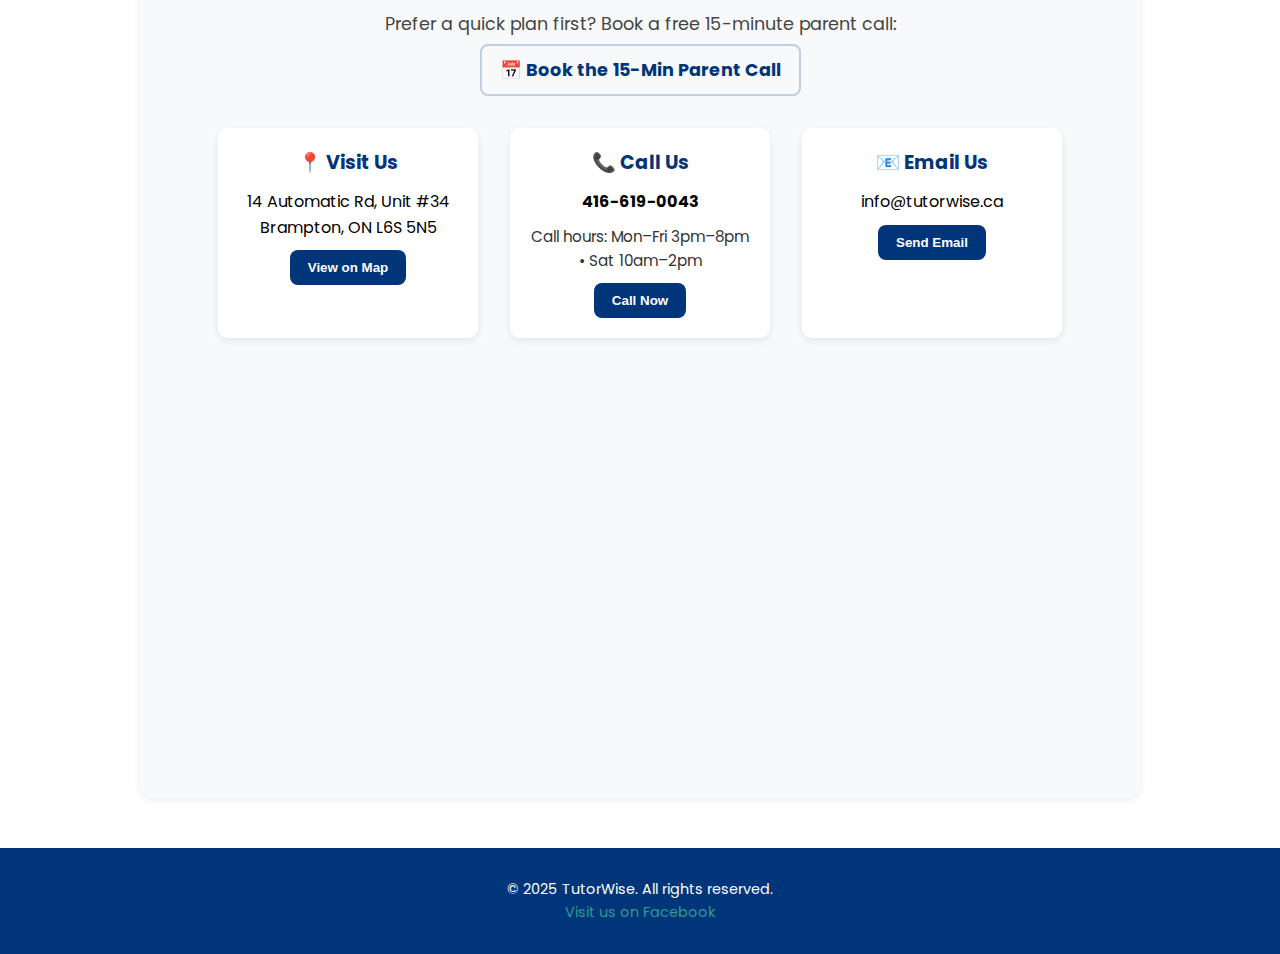
<file: index-backup.html>
<!DOCTYPE html>
<html lang="en">
<head>
  <!-- Google tag (gtag.js) -->
  <script async src="https://www.googletagmanager.com/gtag/js?id=G-NQC9CLK0BT"></script>
  <script>
    window.dataLayer = window.dataLayer || [];
    function gtag(){dataLayer.push(arguments);}
    gtag('js', new Date());
    gtag('config', 'G-NQC9CLK0BT');
  </script>

  <meta charset="UTF-8" />
  <meta name="viewport" content="width=device-width, initial-scale=1" />
  <title>TutorWise | Brampton Tutoring Services</title>
  <meta name="description" content="TutorWise offers personalized in-person tutoring in Brampton for K–12 students. Book a Free 15-Minute Parent Strategy Call today and help your child reach their full potential!" />
  <meta name="keywords" content="tutorwise, brampton tutoring, math tutor, english tutor, science tutor, IEP help, ESL tutoring, one-on-one tutoring" />
  <meta name="author" content="TutorWise" />

  <link rel="icon" href="faviconTW.png" type="image/png" />
  <link href="https://fonts.googleapis.com/css2?family=Poppins:wght@400;600;700&family=Chewy&display=swap" rel="stylesheet">

  <style>
    :root {
      --teal: #2a9d8f;
      --blue: #00357a;
      --white: #ffffff;
      --gray: #f7f9fb;
    }

    * {
      box-sizing: border-box;
      margin: 0;
      padding: 0;
    }

    body {
      font-family: 'Poppins', sans-serif;
      background-color: var(--white);
      color: #333;
      line-height: 1.6;
      overflow-x: hidden; /* prevents accidental horizontal scroll on mobile */
    }

    /* Navigation */
    nav {
      display: flex;
      align-items: center;
      justify-content: space-between;
      padding: 15px 25px;
      background-color: var(--white);
      box-shadow: 0 2px 8px rgba(0,0,0,0.08);
      position: sticky;
      top: 0;
      z-index: 1000;
    }

    .logo img {
      height: 55px;
      width: auto;
      animation: logoFade 1s ease-out;
    }

    @keyframes logoFade {
      from { opacity: 0; transform: scale(0.8) rotate(-5deg); }
      to { opacity: 1; transform: scale(1) rotate(0); }
    }

    .nav-links {
      list-style: none;
      display: flex;
      gap: 20px;
    }

    .nav-links a {
      text-decoration: none;
      color: var(--blue);
      font-weight: 600;
      transition: all 0.25s ease;
      padding: 8px 14px;
      border-radius: 8px;
      display: inline-block;
    }

    .nav-links a:hover {
      background-color: var(--teal);
      color: white;
      transform: scale(1.1);
    }

    /* Nav CTA (phone + call button) */
    .nav-cta {
      display: flex;
      align-items: center;
      gap: 10px;
    }

    .phone-link {
      text-decoration: none;
      color: var(--blue);
      font-weight: 700;
      padding: 8px 12px;
      border-radius: 8px;
      border: 2px solid rgba(0, 53, 122, 0.12);
      transition: 0.25s ease;
      white-space: nowrap;
    }

    .phone-link:hover {
      background: rgba(42, 157, 143, 0.12);
      border-color: rgba(42, 157, 143, 0.35);
    }

    .call-cta {
      text-decoration: none;
      background: var(--blue);
      color: white;
      font-weight: 700;
      padding: 10px 14px;
      border-radius: 10px;
      transition: 0.25s ease;
      white-space: nowrap;
    }

    .call-cta:hover {
      background: var(--teal);
      transform: scale(1.03);
    }

    /* NEW: menu toggle as a real button (better mobile UX + accessibility) */
    .menu-toggle {
      display: none;
      font-size: 28px;
      cursor: pointer;
      color: var(--blue);
      background: transparent;
      border: none;
      padding: 8px 10px;
      border-radius: 10px;
      line-height: 1;
    }
    .menu-toggle:focus {
      outline: 3px solid rgba(42, 157, 143, 0.35);
      outline-offset: 2px;
    }

    /* ✅ FIXED MOBILE MENU: full-screen overlay so it never goes off-screen */
    @media (max-width: 768px) {
      nav {
        padding: 12px 16px;
      }

      /* hide desktop links */
      .nav-links {
        display: none;
      }

      /* show hamburger */
      .menu-toggle {
        display: block;
      }

      /* keep it clean on mobile */
      .phone-link { display: none; }

      /* Mobile overlay menu */
      .nav-links.active {
        display: flex;
        position: fixed;
        inset: 0;               /* top:0 right:0 bottom:0 left:0 */
        width: 100vw;
        height: 100vh;
        background: rgba(0, 53, 122, 0.98);
        flex-direction: column;
        justify-content: center;
        align-items: center;
        gap: 10px;
        padding: 28px 18px;
        z-index: 2000;
        overflow-y: auto;
      }

      .nav-links.active a {
        color: white;
        font-size: 1.2rem;
        padding: 14px 18px;
        border-radius: 12px;
        width: min(420px, 92vw);
        text-align: center;
      }

      .nav-links.active a:hover {
        background: rgba(255, 255, 255, 0.14);
        transform: scale(1.02);
      }
    }

    /* Hero Section */
    header {
      text-align: center;
      padding: 70px 20px;
      background: linear-gradient(135deg, var(--teal), var(--blue));
      color: white;
    }

    header h1 {
      font-family: 'Chewy', cursive;
      font-size: 2.8rem;
      margin-bottom: 10px;
      letter-spacing: 1px;
    }

    .hero-subtext {
      max-width: 760px;
      margin: 12px auto 0;
      font-size: 1.1rem;
      opacity: 0.95;
    }

    .hero-cta-row {
      display: flex;
      gap: 12px;
      justify-content: center;
      flex-wrap: wrap;
      margin-top: 22px;
    }

    .cta-btn {
      display: inline-block;
      padding: 14px 24px;
      font-weight: 700;
      font-size: 1rem;
      color: var(--blue);
      background-color: var(--white);
      border-radius: 8px;
      text-decoration: none;
      transition: 0.3s ease;
      margin-top: 25px;
    }

    .cta-btn:hover {
      background-color: var(--teal);
      color: white;
      transform: scale(1.05);
    }

    .cta-btn.secondary {
      background: transparent;
      color: white;
      border: 2px solid rgba(255,255,255,0.7);
      margin-top: 25px;
    }

    .cta-btn.secondary:hover {
      background: rgba(255,255,255,0.15);
      color: white;
    }

    /* Content Sections */
    section {
      max-width: 1000px;
      margin: 50px auto;
      padding: 40px 30px;
      background-color: var(--white);
      border-radius: 12px;
      box-shadow: 0 2px 8px rgba(0, 0, 0, 0.08);
    }

    section h2 {
      color: var(--blue);
      font-size: 1.8rem;
      margin-bottom: 15px;
      text-align: center;
    }

    section p {
      font-size: 1.1rem;
      color: #444;
      text-align: center;
    }

    .info-list {
      list-style: none;
      margin-top: 20px;
    }

    .info-list li {
      background: rgba(42, 157, 143, 0.1);
      padding: 10px 15px;
      margin-bottom: 10px;
      border-radius: 8px;
      font-size: 1rem;
    }

    /* Contact Section */
    #contact {
      text-align: center;
      background-color: var(--gray);
      border-radius: 12px;
      padding: 50px 30px;
    }

    .contact-grid {
      display: flex;
      flex-wrap: wrap;
      justify-content: center;
      gap: 2rem;
      margin: 2rem 0;
    }

    .contact-card {
      background-color: white;
      padding: 20px;
      border-radius: 10px;
      box-shadow: 0 3px 8px rgba(0, 0, 0, 0.08);
      width: 260px;
    }

    .contact-card h3 {
      color: var(--blue);
      margin-bottom: 10px;
      font-size: 1.2rem;
    }

    .contact-card p {
      color: black;
      font-size: 1rem;
      margin-bottom: 10px;
    }

    .contact-btn {
      display: inline-block;
      padding: 10px 18px;
      background-color: var(--blue);
      color: white;
      font-weight: 600;
      border: none;
      border-radius: 8px;
      cursor: pointer;
      transition: all 0.3s ease;
    }

    .contact-btn:hover {
      background-color: var(--teal);
      transform: scale(1.05);
    }

    /* NEW: Calendly button styling (matches your buttons) */
    .calendly-btn {
      display: inline-block;
      margin-top: 6px;
      padding: 10px 18px;
      background: transparent;
      color: var(--blue);
      font-weight: 700;
      border: 2px solid rgba(0, 53, 122, 0.22);
      border-radius: 8px;
      cursor: pointer;
      transition: 0.25s ease;
      text-decoration: none;
    }
    .calendly-btn:hover {
      background: rgba(42, 157, 143, 0.12);
      border-color: rgba(42, 157, 143, 0.45);
      transform: scale(1.03);
    }

    iframe {
      width: 100%;
      max-width: 600px;
      height: 350px;
      border: none;
      border-radius: 12px;
      margin-top: 20px;
    }

    /* Footer */
    footer {
      text-align: center;
      padding: 30px 10px;
      background-color: var(--blue);
      color: white;
      font-size: 0.9rem;
      margin-top: 50px;
    }

    footer a {
      color: var(--teal);
      text-decoration: none;
    }

    footer a:hover {
      text-decoration: underline;
    }
  </style>
</head>

<body>

  <!-- Navigation -->
  <nav>
    <div class="logo">
      <img src="TW_logo.png" alt="TutorWise Logo" />
    </div>

    <ul class="nav-links" id="nav-links">
      <li><a href="index.html">Home</a></li>
      <li><a href="services.html">Services</a></li>
      <li><a href="about.html">About</a></li>
      <li><a href="contact.html">Contact</a></li>
      <li><a href="https://www.facebook.com/profile.php?id=61577905306174" target="_blank" rel="noopener">Facebook</a></li>
    </ul>

    <!-- Nav phone + call button -->
    <div class="nav-cta">
      <a class="phone-link" href="tel:+14166190043">416-619-0043</a>
      <a class="call-cta" href="tel:+14166190043">Call Now</a>
    </div>

    <!-- ✅ changed from div to button -->
    <button class="menu-toggle" id="menu-toggle" aria-label="Open menu" aria-expanded="false">☰</button>
  </nav>

  <!-- Hero -->
  <header>
    <h1>From Struggle to Success — The Wise Way</h1>
    <p class="hero-subtext">
      In-person K–12 tutoring in Brampton. Support for Math, English, Science, IEP & ESL — with a plan that actually fits your child.
    </p>

    <!-- ✅ Calendly wired up -->
    <div class="hero-cta-row">
      <a href="tel:+14166190043" class="cta-btn">Call Now: 416-619-0043</a>
      <a href="https://calendly.com/tutorwise-canada/consultation-call" target="_blank" rel="noopener" class="cta-btn secondary">
        Book a Free 15-Min Parent Call
      </a>
    </div>
  </header>

  <!-- Welcome Section -->
  <section>
    <h2>Welcome to TutorWise</h2>
    <p>
      We specialize in K–12 tutoring in all subjects. Our experienced tutors provide personalized
      support for IEP and ESL students. Whether you're preparing for exams, transitioning from applied
      to academic, or just need extra help — we’re here to help your child thrive.
    </p>
  </section>

  <!-- What We Offer -->
  <section>
    <h2>What We Offer</h2>
    <ul class="info-list">
      <li>Curriculum-Based Teaching</li>
      <li>Enhance Learning Skills</li>
      <li>Dedicated Support for IEP & ESL Students</li>
      <li>Earn High School Credits</li>
      <li>Preparation for IB and Gifted Programs</li>
      <li>One-On-One Tutoring</li>
      <li>Homework Help and EQAO Preparation</li>
      <li>Improve Literacy and Numeracy Skills</li>
      <li>Excel Towards University Success</li>
    </ul>
  </section>

  <!-- Contact Section -->
  <section id="contact">
    <h2>Get in Touch</h2>

    <!-- ✅ added a booking CTA near contact (as requested) -->
    <p style="margin-top: 6px;">
      Prefer a quick plan first? Book a free 15-minute parent call:
      <br />
      <a class="calendly-btn" href="https://calendly.com/tutorwise-canada/consultation-call" target="_blank" rel="noopener">
        📅 Book the 15-Min Parent Call
      </a>
    </p>

    <div class="contact-grid">
      <div class="contact-card">
        <h3>📍 Visit Us</h3>
        <p>14 Automatic Rd, Unit #34<br>Brampton, ON L6S 5N5</p>
        <button class="contact-btn" onclick="window.open('https://maps.google.com/?q=14+Automatic+Rd+Unit+34+Brampton+ON+L6S+5N5','_blank')">View on Map</button>
      </div>

      <div class="contact-card">
        <h3>📞 Call Us</h3>
        <p>
          <a href="tel:+14166190043" style="color: inherit; text-decoration: none; font-weight: 700;">
            416-619-0043
          </a>
        </p>
        <p style="font-size: 0.95rem; color: #333;">Call hours: Mon–Fri 3pm–8pm • Sat 10am–2pm</p>
        <button class="contact-btn" onclick="window.location.href='tel:+14166190043'">Call Now</button>
      </div>

      <div class="contact-card">
        <h3>📧 Email Us</h3>
        <p>info@tutorwise.ca</p>
        <button class="contact-btn" onclick="window.location.href='mailto:info@tutorwise.ca'">Send Email</button>
      </div>
    </div>

    <!-- Google Maps Embed -->
    <iframe 
      src="https://www.google.com/maps/embed?pb=!1m18!1m12!1m3!1d2887.9303249947825!2d-79.70829632339069!3d43.66662065034552!2m3!1f0!2f0!3f0!3m2!1i1024!2i768!4f13.1!3m3!1m2!1s0x882b3fba6c26d0ab%3A0xf1f1f1bbd2f792f!2s14%20Automatic%20Rd%20%2334%2C%20Brampton%2C%20ON%20L6S%205N5!5e0!3m2!1sen!2sca!4v1692989098445!5m2!1sen!2sca"
      allowfullscreen=""
      loading="lazy"
      referrerpolicy="no-referrer-when-downgrade">
    </iframe>
  </section>

  <!-- Footer -->
  <footer>
    &copy; 2025 TutorWise. All rights reserved.<br />
    <a href="https://www.facebook.com/profile.php?id=61577905306174" target="_blank" rel="noopener">Visit us on Facebook</a>
  </footer>

  <!-- Script -->
  <script>
    const toggle = document.getElementById("menu-toggle");
    const links = document.getElementById("nav-links");

    function setMenu(open) {
      links.classList.toggle("active", open);
      toggle.setAttribute("aria-expanded", open ? "true" : "false");
      toggle.textContent = open ? "✕" : "☰";
      document.body.style.overflow = open ? "hidden" : "";
    }

    toggle.addEventListener("click", () => {
      const isOpen = links.classList.contains("active");
      setMenu(!isOpen);
    });

    // Close menu when any nav link is clicked (mobile)
    links.querySelectorAll("a").forEach(a => {
      a.addEventListener("click", () => setMenu(false));
    });

    // Close on Escape
    document.addEventListener("keydown", (e) => {
      if (e.key === "Escape") setMenu(false);
    });

    // Smooth scroll for internal anchors (keep your behavior)
    document.querySelectorAll('a[href^="#"]').forEach(anchor => {
      anchor.addEventListener("click", function (e) {
        const targetId = this.getAttribute("href");
        if (!targetId || targetId.length < 2) return;
        const target = document.querySelector(targetId);
        if (!target) return;
        e.preventDefault();
        target.scrollIntoView({ behavior: "smooth" });
      });
    });
  </script>

</body>
</html>
</file>
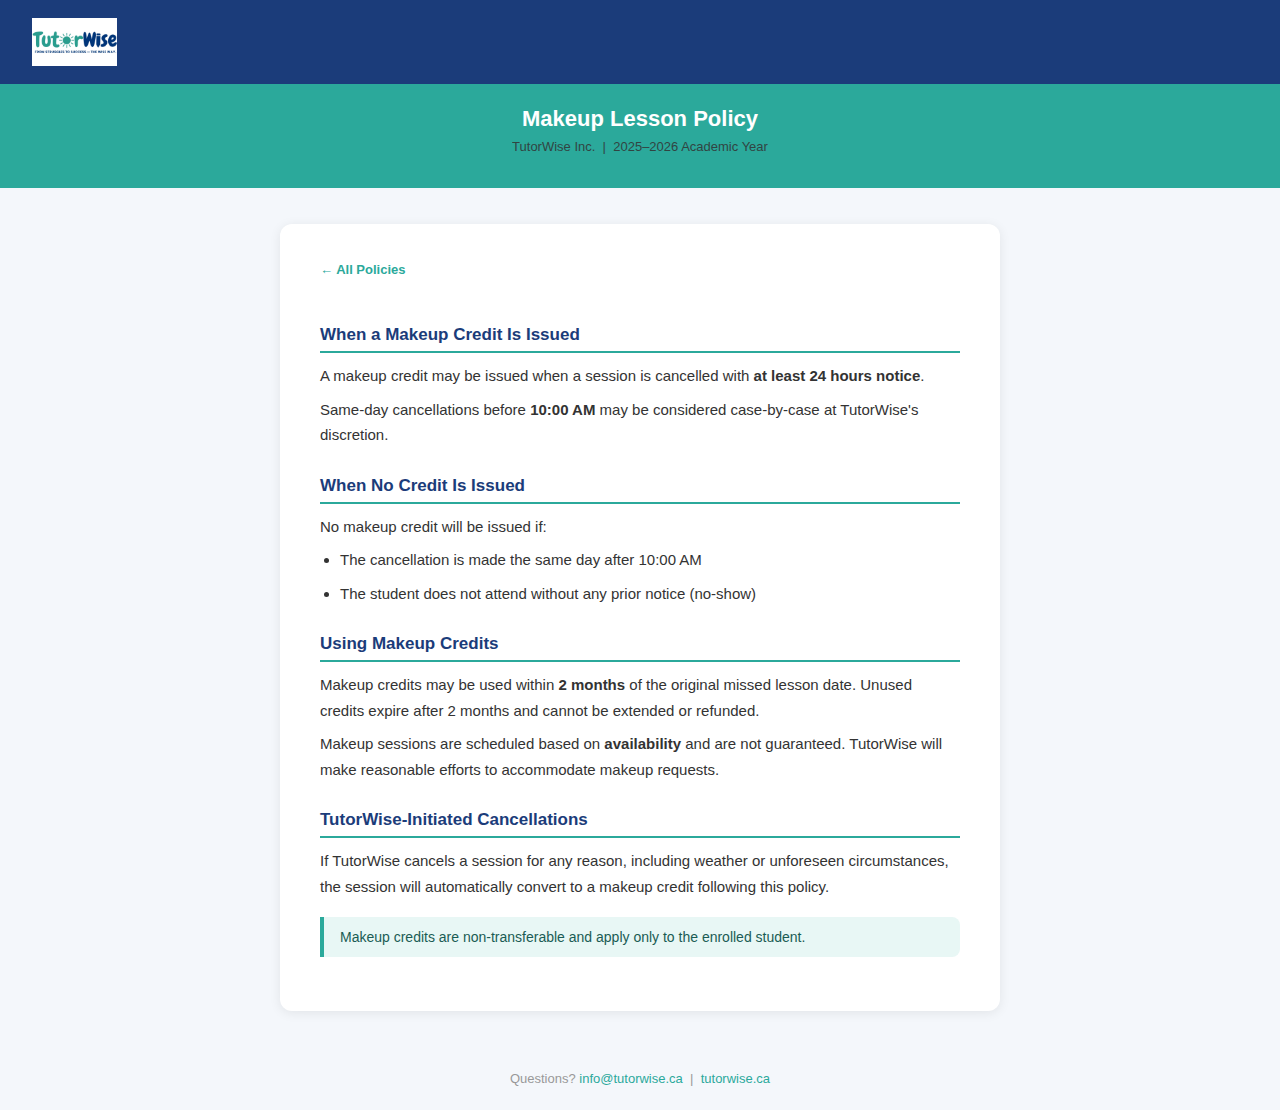
<file: makeup.html>
<!DOCTYPE html>
<html lang="en">
<head>
<meta charset="UTF-8">
<meta name="viewport" content="width=device-width, initial-scale=1.0">
<style>
  * { box-sizing: border-box; margin: 0; padding: 0; }
  body { font-family: Arial, sans-serif; background: #f4f7fb; color: #222; }
  .header { background: #1B3C7A; padding: 18px 32px; display: flex; align-items: center; }
  .header img { height: 48px; }
  .banner { background: #2BA99B; color: white; text-align: center; padding: 22px 24px; }
  .banner h1 { font-size: 22px; font-weight: 700; margin-bottom: 4px; }
  .banner p { font-size: 13px; opacity: 0.85; }
  .container { max-width: 720px; margin: 36px auto; background: white; border-radius: 12px;
               box-shadow: 0 2px 12px rgba(0,0,0,0.08); padding: 36px 40px; }
  h2 { font-size: 17px; color: #1B3C7A; font-weight: 700; margin: 28px 0 10px; padding-bottom: 6px;
       border-bottom: 2px solid #2BA99B; }
  h2:first-child { margin-top: 0; }
  p, li { font-size: 15px; line-height: 1.7; color: #333; margin-bottom: 8px; }
  ul { padding-left: 20px; margin-bottom: 12px; }
  .note { background: #E8F7F5; border-left: 4px solid #2BA99B; padding: 12px 16px;
          border-radius: 0 8px 8px 0; margin: 18px 0; font-size: 14px; color: #1a5c54; }
  .footer { text-align: center; padding: 24px; font-size: 13px; color: #999; }
  .footer a { color: #2BA99B; text-decoration: none; }
  .back { display: inline-block; margin-bottom: 20px; font-size: 13px; color: #2BA99B;
          text-decoration: none; font-weight: 600; }
  .back:before { content: "← "; }
</style>
<title>Makeup Lesson Policy – TutorWise</title></head>
<body>
<div class="header"><img src="[data-uri]" alt="TutorWise"></div>
<div class="banner">
  <h1>Makeup Lesson Policy</h1>
  <p>TutorWise Inc. &nbsp;|&nbsp; 2025–2026 Academic Year</p>
</div>
<div class="container">
  <a class="back" href="index.html">All Policies</a>

  <h2>When a Makeup Credit Is Issued</h2>
  <p>A makeup credit may be issued when a session is cancelled with <strong>at least 24 hours notice</strong>.</p>
  <p>Same-day cancellations before <strong>10:00 AM</strong> may be considered case-by-case at TutorWise's discretion.</p>

  <h2>When No Credit Is Issued</h2>
  <p>No makeup credit will be issued if:</p>
  <ul>
    <li>The cancellation is made the same day after 10:00 AM</li>
    <li>The student does not attend without any prior notice (no-show)</li>
  </ul>

  <h2>Using Makeup Credits</h2>
  <p>Makeup credits may be used within <strong>2 months</strong> of the original missed lesson date. Unused credits expire after 2 months and cannot be extended or refunded.</p>
  <p>Makeup sessions are scheduled based on <strong>availability</strong> and are not guaranteed. TutorWise will make reasonable efforts to accommodate makeup requests.</p>

  <h2>TutorWise-Initiated Cancellations</h2>
  <p>If TutorWise cancels a session for any reason, including weather or unforeseen circumstances, the session will automatically convert to a makeup credit following this policy.</p>

  <div class="note">Makeup credits are non-transferable and apply only to the enrolled student.</div>
</div>
<div class="footer">Questions? <a href="mailto:info@tutorwise.ca">info@tutorwise.ca</a> &nbsp;|&nbsp; <a href="https://tutorwise.ca">tutorwise.ca</a></div>
</body></html>
</file>
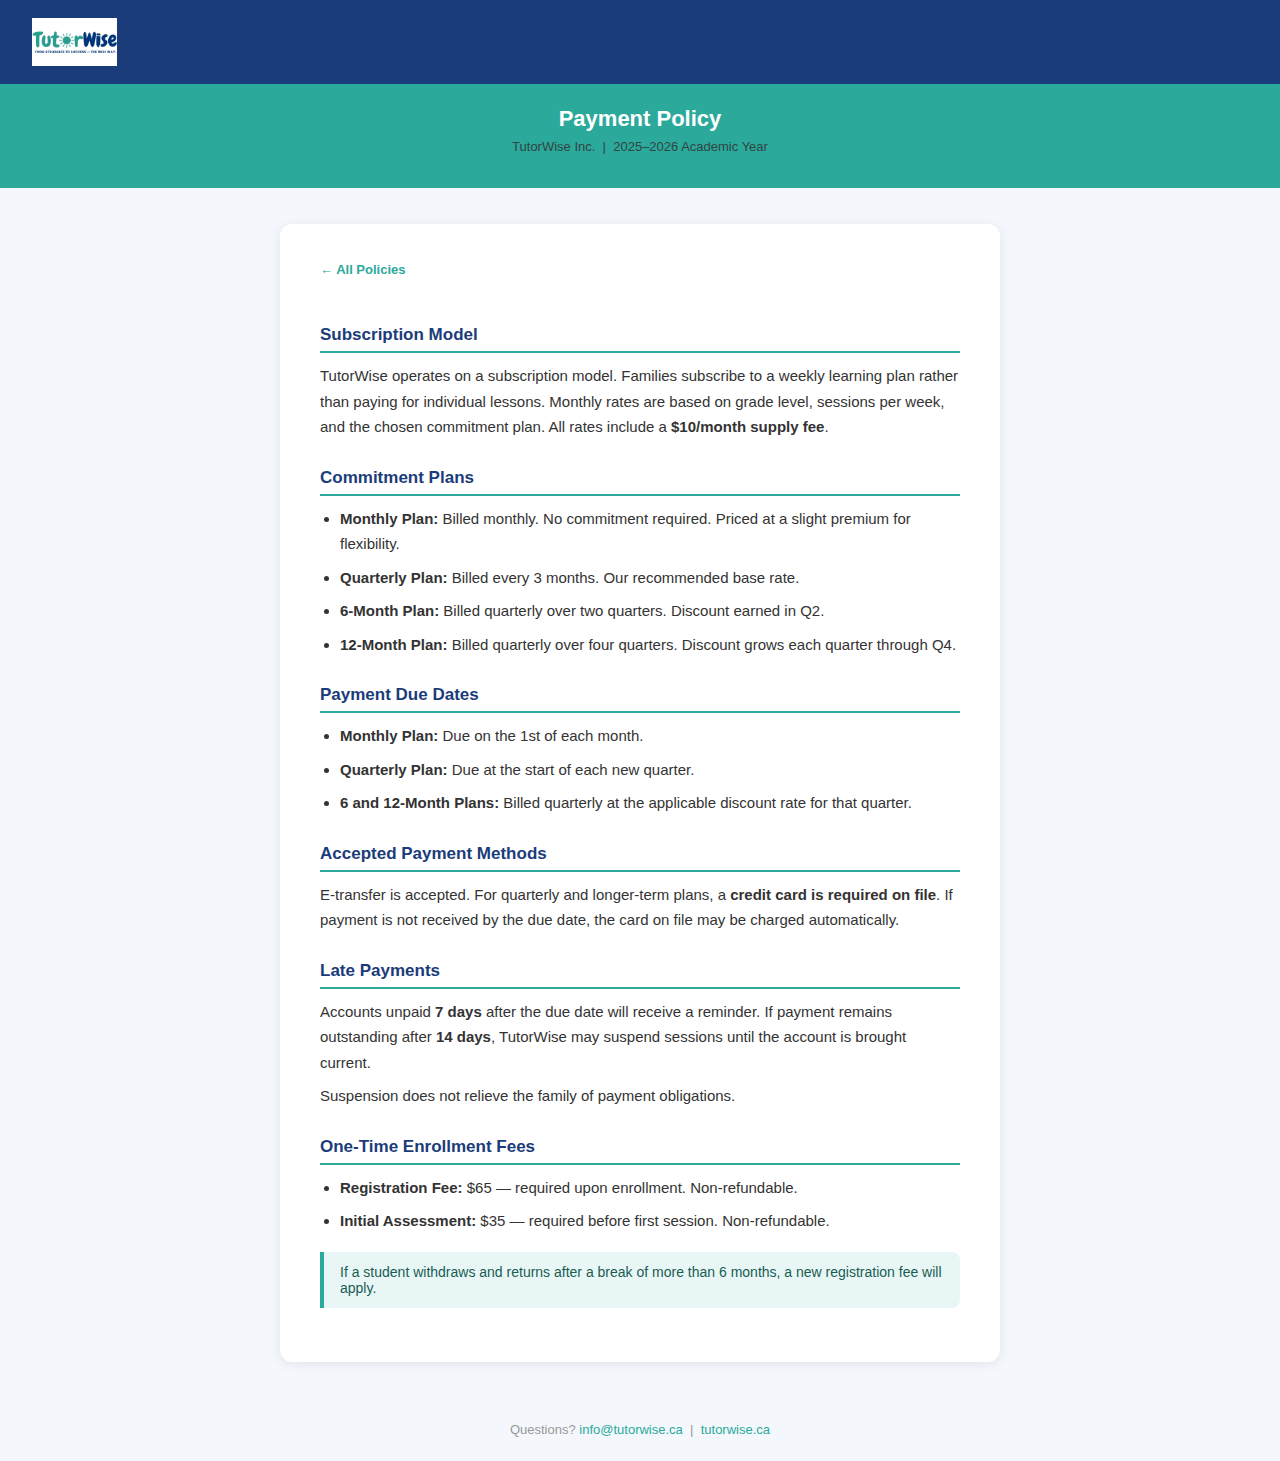
<file: payment.html>
<!DOCTYPE html>
<html lang="en">
<head>
<meta charset="UTF-8">
<meta name="viewport" content="width=device-width, initial-scale=1.0">
<style>
  * { box-sizing: border-box; margin: 0; padding: 0; }
  body { font-family: Arial, sans-serif; background: #f4f7fb; color: #222; }
  .header { background: #1B3C7A; padding: 18px 32px; display: flex; align-items: center; }
  .header img { height: 48px; }
  .banner { background: #2BA99B; color: white; text-align: center; padding: 22px 24px; }
  .banner h1 { font-size: 22px; font-weight: 700; margin-bottom: 4px; }
  .banner p { font-size: 13px; opacity: 0.85; }
  .container { max-width: 720px; margin: 36px auto; background: white; border-radius: 12px;
               box-shadow: 0 2px 12px rgba(0,0,0,0.08); padding: 36px 40px; }
  h2 { font-size: 17px; color: #1B3C7A; font-weight: 700; margin: 28px 0 10px; padding-bottom: 6px;
       border-bottom: 2px solid #2BA99B; }
  h2:first-child { margin-top: 0; }
  p, li { font-size: 15px; line-height: 1.7; color: #333; margin-bottom: 8px; }
  ul { padding-left: 20px; margin-bottom: 12px; }
  .note { background: #E8F7F5; border-left: 4px solid #2BA99B; padding: 12px 16px;
          border-radius: 0 8px 8px 0; margin: 18px 0; font-size: 14px; color: #1a5c54; }
  .footer { text-align: center; padding: 24px; font-size: 13px; color: #999; }
  .footer a { color: #2BA99B; text-decoration: none; }
  .back { display: inline-block; margin-bottom: 20px; font-size: 13px; color: #2BA99B;
          text-decoration: none; font-weight: 600; }
  .back:before { content: "← "; }
</style>
<title>Payment Policy – TutorWise</title></head>
<body>
<div class="header"><img src="[data-uri]" alt="TutorWise"></div>
<div class="banner">
  <h1>Payment Policy</h1>
  <p>TutorWise Inc. &nbsp;|&nbsp; 2025–2026 Academic Year</p>
</div>
<div class="container">
  <a class="back" href="index.html">All Policies</a>

  <h2>Subscription Model</h2>
  <p>TutorWise operates on a subscription model. Families subscribe to a weekly learning plan rather than paying for individual lessons. Monthly rates are based on grade level, sessions per week, and the chosen commitment plan. All rates include a <strong>$10/month supply fee</strong>.</p>

  <h2>Commitment Plans</h2>
  <ul>
    <li><strong>Monthly Plan:</strong> Billed monthly. No commitment required. Priced at a slight premium for flexibility.</li>
    <li><strong>Quarterly Plan:</strong> Billed every 3 months. Our recommended base rate.</li>
    <li><strong>6-Month Plan:</strong> Billed quarterly over two quarters. Discount earned in Q2.</li>
    <li><strong>12-Month Plan:</strong> Billed quarterly over four quarters. Discount grows each quarter through Q4.</li>
  </ul>

  <h2>Payment Due Dates</h2>
  <ul>
    <li><strong>Monthly Plan:</strong> Due on the 1st of each month.</li>
    <li><strong>Quarterly Plan:</strong> Due at the start of each new quarter.</li>
    <li><strong>6 and 12-Month Plans:</strong> Billed quarterly at the applicable discount rate for that quarter.</li>
  </ul>

  <h2>Accepted Payment Methods</h2>
  <p>E-transfer is accepted. For quarterly and longer-term plans, a <strong>credit card is required on file</strong>. If payment is not received by the due date, the card on file may be charged automatically.</p>

  <h2>Late Payments</h2>
  <p>Accounts unpaid <strong>7 days</strong> after the due date will receive a reminder. If payment remains outstanding after <strong>14 days</strong>, TutorWise may suspend sessions until the account is brought current.</p>
  <p>Suspension does not relieve the family of payment obligations.</p>

  <h2>One-Time Enrollment Fees</h2>
  <ul>
    <li><strong>Registration Fee:</strong> $65 — required upon enrollment. Non-refundable.</li>
    <li><strong>Initial Assessment:</strong> $35 — required before first session. Non-refundable.</li>
  </ul>
  <div class="note">If a student withdraws and returns after a break of more than 6 months, a new registration fee will apply.</div>
</div>
<div class="footer">Questions? <a href="mailto:info@tutorwise.ca">info@tutorwise.ca</a> &nbsp;|&nbsp; <a href="https://tutorwise.ca">tutorwise.ca</a></div>
</body></html>
</file>
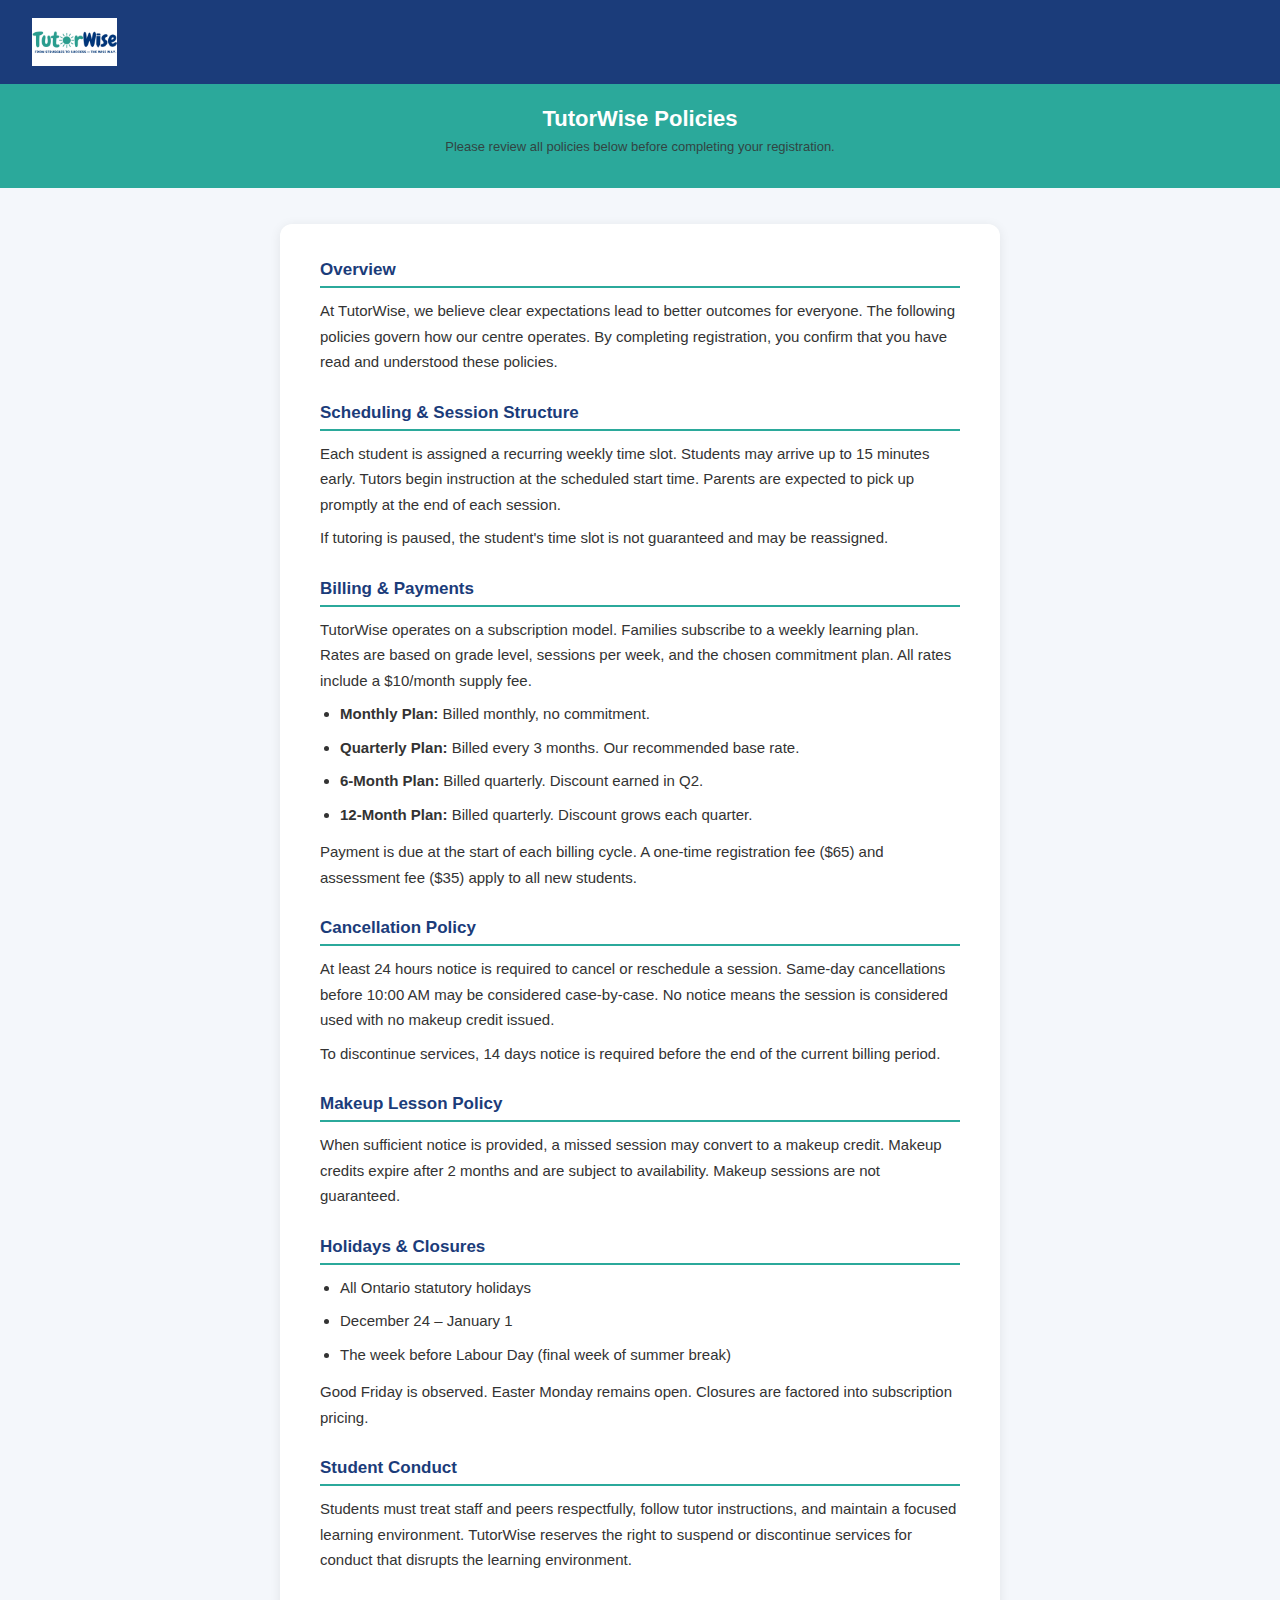
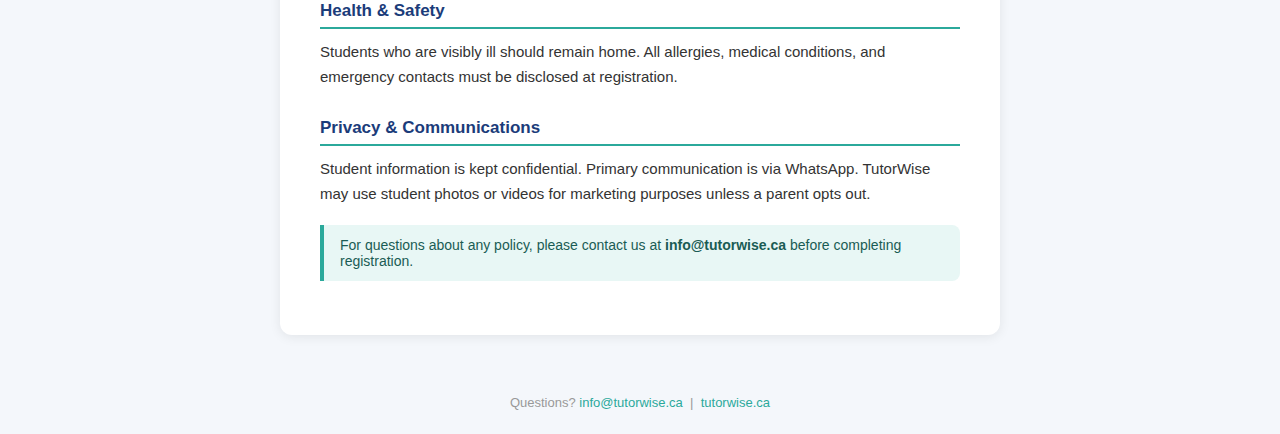
<file: policies.html>
<!DOCTYPE html>
<html lang="en">
<head>
<meta charset="UTF-8">
<meta name="viewport" content="width=device-width, initial-scale=1.0">
<style>
  * { box-sizing: border-box; margin: 0; padding: 0; }
  body { font-family: Arial, sans-serif; background: #f4f7fb; color: #222; }
  .header { background: #1B3C7A; padding: 18px 32px; display: flex; align-items: center; }
  .header img { height: 48px; }
  .banner { background: #2BA99B; color: white; text-align: center; padding: 22px 24px; }
  .banner h1 { font-size: 22px; font-weight: 700; margin-bottom: 4px; }
  .banner p { font-size: 13px; opacity: 0.85; }
  .container { max-width: 720px; margin: 36px auto; background: white; border-radius: 12px;
               box-shadow: 0 2px 12px rgba(0,0,0,0.08); padding: 36px 40px; }
  h2 { font-size: 17px; color: #1B3C7A; font-weight: 700; margin: 28px 0 10px; padding-bottom: 6px;
       border-bottom: 2px solid #2BA99B; }
  h2:first-child { margin-top: 0; }
  p, li { font-size: 15px; line-height: 1.7; color: #333; margin-bottom: 8px; }
  ul { padding-left: 20px; margin-bottom: 12px; }
  .note { background: #E8F7F5; border-left: 4px solid #2BA99B; padding: 12px 16px;
          border-radius: 0 8px 8px 0; margin: 18px 0; font-size: 14px; color: #1a5c54; }
  .footer { text-align: center; padding: 24px; font-size: 13px; color: #999; }
  .footer a { color: #2BA99B; text-decoration: none; }
  .back { display: inline-block; margin-bottom: 20px; font-size: 13px; color: #2BA99B;
          text-decoration: none; font-weight: 600; }
  .back:before { content: "← "; }
</style>
<title>TutorWise Policies</title></head>
<body>
<div class="header"><img src="[data-uri]" alt="TutorWise"></div>
<div class="banner">
  <h1>TutorWise Policies</h1>
  <p>Please review all policies below before completing your registration.</p>
</div>
<div class="container">
  <h2>Overview</h2>
  <p>At TutorWise, we believe clear expectations lead to better outcomes for everyone. The following policies govern how our centre operates. By completing registration, you confirm that you have read and understood these policies.</p>

  <h2>Scheduling & Session Structure</h2>
  <p>Each student is assigned a recurring weekly time slot. Students may arrive up to 15 minutes early. Tutors begin instruction at the scheduled start time. Parents are expected to pick up promptly at the end of each session.</p>
  <p>If tutoring is paused, the student's time slot is not guaranteed and may be reassigned.</p>

  <h2>Billing & Payments</h2>
  <p>TutorWise operates on a subscription model. Families subscribe to a weekly learning plan. Rates are based on grade level, sessions per week, and the chosen commitment plan. All rates include a $10/month supply fee.</p>
  <ul>
    <li><strong>Monthly Plan:</strong> Billed monthly, no commitment.</li>
    <li><strong>Quarterly Plan:</strong> Billed every 3 months. Our recommended base rate.</li>
    <li><strong>6-Month Plan:</strong> Billed quarterly. Discount earned in Q2.</li>
    <li><strong>12-Month Plan:</strong> Billed quarterly. Discount grows each quarter.</li>
  </ul>
  <p>Payment is due at the start of each billing cycle. A one-time registration fee ($65) and assessment fee ($35) apply to all new students.</p>

  <h2>Cancellation Policy</h2>
  <p>At least 24 hours notice is required to cancel or reschedule a session. Same-day cancellations before 10:00 AM may be considered case-by-case. No notice means the session is considered used with no makeup credit issued.</p>
  <p>To discontinue services, 14 days notice is required before the end of the current billing period.</p>

  <h2>Makeup Lesson Policy</h2>
  <p>When sufficient notice is provided, a missed session may convert to a makeup credit. Makeup credits expire after 2 months and are subject to availability. Makeup sessions are not guaranteed.</p>

  <h2>Holidays & Closures</h2>
  <ul>
    <li>All Ontario statutory holidays</li>
    <li>December 24 – January 1</li>
    <li>The week before Labour Day (final week of summer break)</li>
  </ul>
  <p>Good Friday is observed. Easter Monday remains open. Closures are factored into subscription pricing.</p>

  <h2>Student Conduct</h2>
  <p>Students must treat staff and peers respectfully, follow tutor instructions, and maintain a focused learning environment. TutorWise reserves the right to suspend or discontinue services for conduct that disrupts the learning environment.</p>

  <h2>Health & Safety</h2>
  <p>Students who are visibly ill should remain home. All allergies, medical conditions, and emergency contacts must be disclosed at registration.</p>

  <h2>Privacy & Communications</h2>
  <p>Student information is kept confidential. Primary communication is via WhatsApp. TutorWise may use student photos or videos for marketing purposes unless a parent opts out.</p>

  <div class="note">For questions about any policy, please contact us at <strong>info@tutorwise.ca</strong> before completing registration.</div>
</div>
<div class="footer">Questions? <a href="mailto:info@tutorwise.ca">info@tutorwise.ca</a> &nbsp;|&nbsp; <a href="https://tutorwise.ca">tutorwise.ca</a></div>
</body></html>
</file>
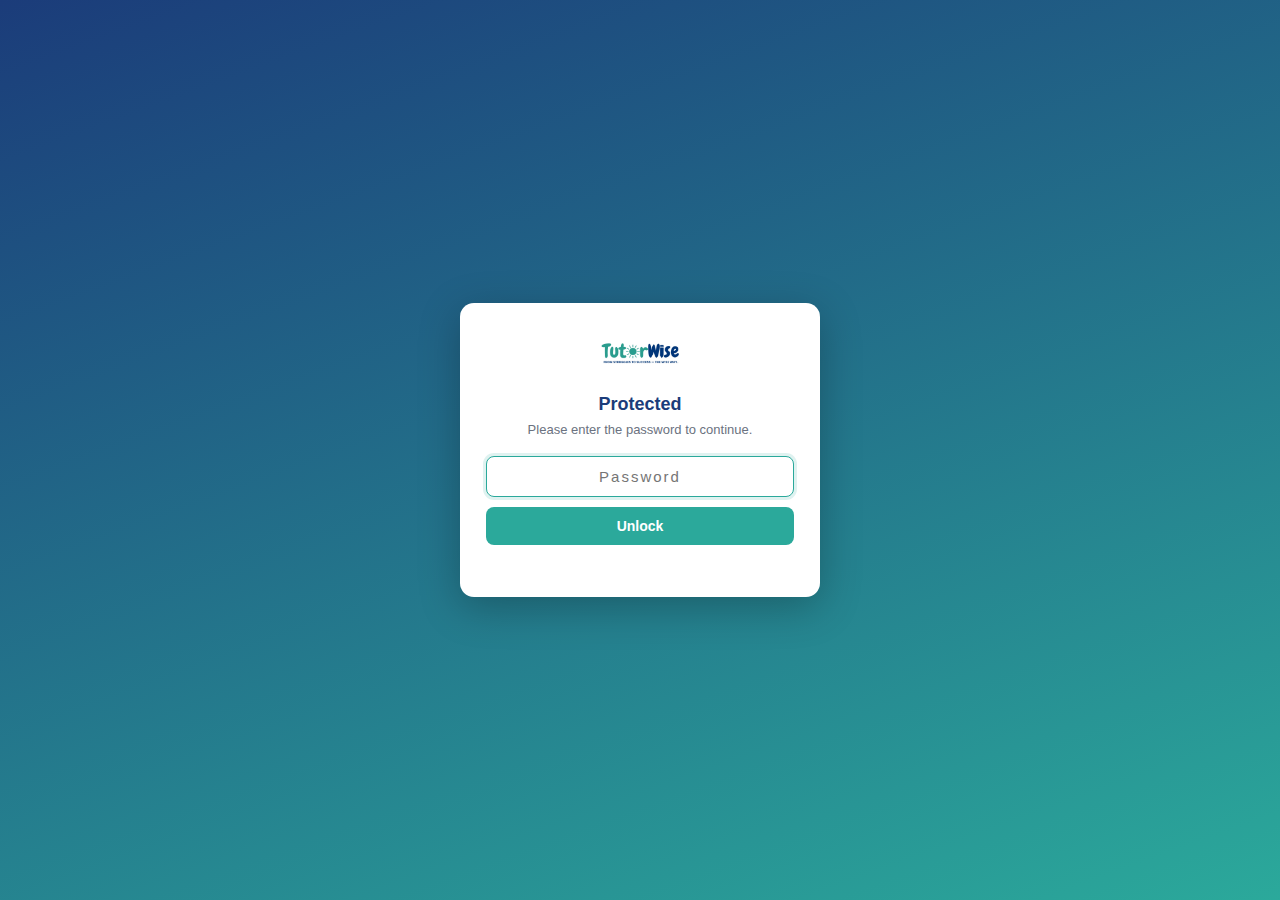
<file: quote.html>
<!DOCTYPE html>
<html lang="en">
<head>
<meta charset="UTF-8">
<meta name="viewport" content="width=device-width, initial-scale=1.0">
<title>TutorWise — Quote Builder & Rate Calculator</title>
<style id="page-style">
  @page{ size: letter portrait; margin: 0; }
</style>
<style>
  /* ---------- Brand tokens ---------- */
  :root{
    --navy:#1B3C7A;
    --navy-2:#152F61;
    --teal:#2BA99B;
    --teal-2:#239387;
    --teal-bg:#E8F7F5;
    --navy-bg:#EEF2FA;
    --ink:#1F2937;
    --ink-soft:#4B5563;
    --muted:#6B7280;
    --line:#E5E7EB;
    --line-2:#D1D5DB;
    --bg:#F5F7FB;
    --white:#FFFFFF;
    --red:#C62828;
    --green:#157F4A;
    --yellow-bg:#FFF8E1;
    --yellow-line:#F1D679;
    --shadow:0 1px 2px rgba(16,24,40,.05), 0 1px 3px rgba(16,24,40,.08);
    --shadow-lg:0 8px 24px rgba(16,24,40,.10);
    --radius:10px;
    --radius-sm:8px;
  }

  /* ---- Password gate ---- */
  #pwGate{
    position:fixed; inset:0; z-index:999;
    background:linear-gradient(160deg, #1B3C7A 0%, #2BA99B 100%);
    display:flex; align-items:center; justify-content:center;
    font-family: Arial, Helvetica, sans-serif;
  }
  #pwGate .pwCard{
    width:360px; max-width:92vw; background:#fff; border-radius:14px;
    box-shadow:0 10px 40px rgba(0,0,0,.25);
    padding:28px 26px; text-align:center;
  }
  #pwGate .pwLogo{height:44px; margin-bottom:10px}
  #pwGate h2{color:#1B3C7A; margin:0 0 4px; font-size:18px; font-weight:800}
  #pwGate p{color:#6B7280; margin:0 0 16px; font-size:13px}
  #pwGate input[type="password"]{
    width:100%; padding:11px 14px; border:1.5px solid #D1D5DB; border-radius:8px;
    font-size:15px; margin-bottom:10px; text-align:center; letter-spacing:2px;
  }
  #pwGate input:focus{outline:none; border-color:#2BA99B; box-shadow:0 0 0 3px rgba(43,169,155,.15)}
  #pwGate button{
    width:100%; background:#2BA99B; color:#fff; border:none; border-radius:8px;
    padding:11px; font-weight:700; font-size:14px; cursor:pointer;
  }
  #pwGate button:hover{background:#239387}
  #pwGate .pwErr{color:#C62828; font-size:12px; font-weight:700; margin-top:8px; min-height:16px}
  body.locked{ overflow:hidden; }
  body.locked > nav, body.locked > main{ visibility:hidden; }
  @media print{ #pwGate{ display:none !important; } }

  *{box-sizing:border-box}
  html,body{margin:0;padding:0}
  body{
    font-family: Arial, Helvetica, sans-serif;
    background:var(--bg);
    color:var(--ink);
    font-size:14px;
    line-height:1.45;
    -webkit-font-smoothing:antialiased;
  }
  button{font-family:inherit}
  input,select,textarea{font-family:inherit}

  /* ---------- Top nav ---------- */
  .nav{
    background:var(--white);
    border-bottom:1px solid var(--line);
    padding:10px 24px;
    display:flex; align-items:center; gap:18px;
    position:sticky; top:0; z-index:50;
    box-shadow:var(--shadow);
  }
  .nav .logo{display:flex; align-items:center; gap:10px}
  .nav .logo img{height:36px; width:auto; display:block}
  .nav .logo .brand{font-weight:700; color:var(--navy); font-size:16px; letter-spacing:.2px}
  .nav .tabs{display:flex; gap:4px; margin-left:18px}
  .nav .tab{
    background:transparent; border:none; padding:10px 16px;
    color:var(--ink-soft); font-weight:600; font-size:14px; cursor:pointer;
    border-radius:8px;
  }
  .nav .tab:hover{background:var(--navy-bg); color:var(--navy)}
  .nav .tab.active{background:var(--navy); color:var(--white)}
  .nav .spacer{flex:1}
  .nav .badge-internal{
    background:#FEE2E2; color:#991B1B;
    border:1px solid #FECACA;
    font-size:11px; font-weight:700; letter-spacing:.6px;
    padding:5px 10px; border-radius:999px;
    text-transform:uppercase;
  }

  /* ---------- Layout ---------- */
  .page{max-width:1180px; margin:0 auto; padding:24px}
  .card{
    background:var(--white); border:1px solid var(--line);
    border-radius:var(--radius); box-shadow:var(--shadow);
    padding:22px;
  }
  .h-title{color:var(--navy); margin:0 0 4px; font-size:22px; font-weight:700}
  .h-sub{color:var(--muted); margin:0 0 18px; font-size:13px}
  .hr{height:1px; background:var(--line); margin:14px 0; border:0}

  /* ---------- Buttons ---------- */
  .btn{
    display:inline-flex; align-items:center; justify-content:center; gap:8px;
    padding:10px 16px; border-radius:8px; font-weight:600; font-size:14px;
    cursor:pointer; border:1px solid transparent; transition:all .12s ease;
  }
  .btn:focus-visible{outline:2px solid var(--teal); outline-offset:2px}
  .btn-primary{background:var(--teal); color:#fff}
  .btn-primary:hover{background:var(--teal-2)}
  .btn-navy{background:var(--navy); color:#fff}
  .btn-navy:hover{background:var(--navy-2)}
  .btn-secondary{background:#fff; color:var(--ink); border-color:var(--line-2)}
  .btn-secondary:hover{background:#F9FAFB}
  .btn-ghost{background:transparent; color:var(--ink-soft); border-color:transparent}
  .btn-ghost:hover{background:var(--navy-bg); color:var(--navy)}
  .btn-block{width:100%}
  .btn-lg{padding:14px 20px; font-size:15px}

  /* ---------- Grade buttons ---------- */
  .grade-grid{display:grid; grid-template-columns:repeat(7, 1fr); gap:10px; margin-top:6px}
  .grade-btn{
    background:#fff; border:1.5px solid var(--line-2);
    padding:14px 10px; border-radius:10px; cursor:pointer;
    font-weight:700; color:var(--ink); font-size:13px;
    text-align:center; transition:all .12s ease;
  }
  .grade-btn:hover{border-color:var(--teal); color:var(--teal)}
  .grade-btn.active{
    background:var(--teal); color:#fff; border-color:var(--teal);
    box-shadow:0 2px 6px rgba(43,169,155,.35);
  }

  /* ---------- Plan cards (calculator) ---------- */
  .plans-grid{display:grid; grid-template-columns:repeat(5, 1fr); gap:14px; margin-top:18px}
  .plan-card{
    background:#fff; border:1.5px solid var(--line); border-radius:12px;
    padding:16px; display:flex; flex-direction:column; gap:10px;
    box-shadow:var(--shadow);
  }
  .plan-card .pname{color:var(--navy); font-size:16px; font-weight:700; margin:0}
  .plan-card .pfreq{color:var(--muted); font-size:12px; margin:0}
  .plan-card .pmonth{
    background:#F9FAFB; border:1px solid var(--line); border-radius:8px;
    padding:10px 12px; text-align:left;
  }
  .plan-card .pmonth .lbl{font-size:11px; color:var(--muted); text-transform:uppercase; letter-spacing:.5px; font-weight:700}
  .plan-card .pmonth .amt{font-size:18px; color:var(--ink); font-weight:700; margin-top:2px}
  .plan-card .pquart{
    background:var(--teal-bg); border:1.5px solid #B6E7DF; border-radius:8px;
    padding:10px 12px;
  }
  .plan-card .pquart .lbl{font-size:11px; color:#0E6A60; text-transform:uppercase; letter-spacing:.5px; font-weight:800}
  .plan-card .pquart .amt{font-size:18px; color:#0E6A60; font-weight:800; margin-top:2px}
  .plan-card .pquart .lump{color:#0E6A60; font-size:12px; margin-top:4px; font-weight:600}
  .plan-card .save-badge{
    display:inline-block; background:#fff; color:#0E6A60; border:1px solid #B6E7DF;
    border-radius:999px; padding:3px 8px; font-size:11px; font-weight:700; margin-top:6px;
  }

  .calc-hint{
    color:var(--muted); font-size:13px; padding:24px; text-align:center;
    border:1.5px dashed var(--line-2); border-radius:10px; margin-top:18px;
    background:#FAFBFC;
  }

  /* ---------- Step indicator ---------- */
  .steps{
    display:flex; align-items:center; gap:14px; padding:18px 22px;
    background:#fff; border:1px solid var(--line); border-radius:var(--radius);
    box-shadow:var(--shadow); margin-bottom:18px;
  }
  .step{display:flex; align-items:center; gap:10px; color:var(--muted); font-weight:600; font-size:13px}
  .step .dot{
    width:28px; height:28px; border-radius:50%;
    display:flex; align-items:center; justify-content:center;
    background:#F1F4FA; color:var(--muted); font-weight:700; font-size:13px;
    border:1.5px solid var(--line);
  }
  .step.active{color:var(--navy)}
  .step.active .dot{background:var(--navy); color:#fff; border-color:var(--navy)}
  .step.done .dot{background:var(--teal); color:#fff; border-color:var(--teal)}
  .step.done{color:var(--teal)}
  .step-line{flex:1; height:2px; background:var(--line); border-radius:2px}

  /* ---------- Forms ---------- */
  .form-row{display:grid; gap:14px; grid-template-columns:repeat(2, 1fr)}
  .form-row .full{grid-column:1 / -1}
  .field{display:flex; flex-direction:column; gap:6px}
  .field label{font-size:12px; color:var(--ink-soft); font-weight:700; text-transform:uppercase; letter-spacing:.4px}
  .field input[type="text"], .field input[type="date"], .field input[type="number"], .field textarea{
    border:1.5px solid var(--line-2); border-radius:8px; padding:10px 12px;
    font-size:14px; color:var(--ink); background:#fff; width:100%;
  }
  .field input:focus, .field textarea:focus{outline:none; border-color:var(--teal); box-shadow:0 0 0 3px rgba(43,169,155,.15)}

  /* ---------- Student card ---------- */
  .student-card{
    background:#fff; border:1.5px solid var(--line); border-radius:var(--radius);
    box-shadow:var(--shadow); margin-top:14px; overflow:hidden;
  }
  .student-card .scard-head{
    background:var(--navy-bg); padding:12px 16px;
    display:flex; align-items:center; gap:10px;
    border-bottom:1px solid var(--line);
  }
  .student-card .scard-head .stitle{font-weight:700; color:var(--navy); font-size:14px; flex:1}
  .student-card .scard-head .sremove{
    background:transparent; border:none; cursor:pointer; color:var(--red);
    font-size:18px; line-height:1; padding:4px 8px; border-radius:6px;
  }
  .student-card .scard-head .sremove:hover{background:#FEE2E2}
  .student-card .scard-body{padding:16px}
  .scard-body .name-input{
    width:100%; border:1.5px solid var(--line-2); border-radius:8px; padding:10px 12px;
    font-size:14px; margin-bottom:14px;
  }
  .scard-body .name-input:focus{outline:none; border-color:var(--teal); box-shadow:0 0 0 3px rgba(43,169,155,.15)}
  .scard-body .section-lbl{font-size:11px; font-weight:800; color:var(--ink-soft); text-transform:uppercase; letter-spacing:.5px; margin:6px 0}

  /* Plan picker */
  .plan-picker{display:grid; grid-template-columns:repeat(5,1fr); gap:8px; margin-top:6px}
  .plan-pick{
    background:#fff; border:1.5px solid var(--line-2); border-radius:8px;
    padding:10px 8px; text-align:center; cursor:pointer; transition:all .12s ease;
  }
  .plan-pick:hover{border-color:var(--teal); color:var(--teal)}
  .plan-pick .pn{font-weight:700; font-size:13px; color:var(--navy)}
  .plan-pick .pf{font-size:11px; color:var(--muted); margin-top:2px}
  .plan-pick.active{background:var(--teal); border-color:var(--teal)}
  .plan-pick.active .pn,
  .plan-pick.active .pf{color:#fff}

  /* Billing toggle */
  .bill-toggle{display:grid; grid-template-columns:1fr 1fr; gap:8px; margin-top:6px}
  .bill-pick{
    background:#fff; border:1.5px solid var(--line-2); border-radius:8px;
    padding:12px; cursor:pointer; text-align:left; display:flex; flex-direction:column; gap:4px;
    transition:all .12s ease;
  }
  .bill-pick:hover{border-color:var(--teal)}
  .bill-pick .bl{font-weight:800; color:var(--navy); font-size:13px}
  .bill-pick .bv{font-size:13px; color:var(--ink); font-weight:700}
  .bill-pick .bs{font-size:11px; color:var(--green); font-weight:700}
  .bill-pick.active{background:var(--teal-bg); border-color:var(--teal)}
  .bill-pick.active .bl{color:#0E6A60}

  /* Sibling discount row */
  .sibling-row{
    display:flex; align-items:center; gap:10px; margin-top:10px;
    padding:8px 10px; background:#F9FAFB; border-radius:8px; border:1px solid var(--line);
  }
  .sibling-row label{font-size:13px; color:var(--ink); cursor:pointer}
  .sibling-row .applied{
    background:var(--teal-bg); color:#0E6A60; font-size:11px; font-weight:700;
    padding:2px 8px; border-radius:999px; border:1px solid #B6E7DF;
  }

  /* Live rate chip */
  .rate-chip{
    background:var(--navy); color:#fff; border-radius:8px;
    padding:10px 14px; margin-top:12px;
    display:flex; justify-content:space-between; align-items:center; gap:10px;
    font-size:13px; font-weight:700;
  }
  .rate-chip .rl{opacity:.85; font-weight:600; margin-right:6px}

  /* More options */
  .more-toggle{
    margin-top:12px; background:transparent; border:none; cursor:pointer;
    color:var(--navy); font-weight:700; font-size:13px; padding:6px 0;
    display:flex; align-items:center; gap:6px;
  }
  .more-toggle:hover{color:var(--teal)}
  .more-body{
    margin-top:8px; padding:14px; background:#F9FAFB; border:1px solid var(--line); border-radius:8px;
    display:none;
  }
  .more-body.open{display:block}
  .more-body .row{display:grid; grid-template-columns:repeat(2,1fr); gap:14px; margin-bottom:10px}
  .more-body .field-inline{display:flex; align-items:center; gap:6px}
  .more-body .field-inline input[type="number"]{width:100px; border:1.5px solid var(--line-2); border-radius:6px; padding:6px 8px; font-size:13px}
  .more-body .waive-link{
    background:transparent; border:none; color:var(--red); font-weight:700; font-size:12px;
    cursor:pointer; padding:0 4px; text-decoration:underline;
  }
  .more-body .waive-link:hover{opacity:.85}
  .more-body .small-lbl{font-size:11px; font-weight:800; color:var(--ink-soft); text-transform:uppercase; letter-spacing:.5px; display:block; margin-bottom:4px}

  .add-student{
    margin-top:14px; width:100%; background:#fff; border:1.5px dashed var(--line-2);
    color:var(--navy); font-weight:700; padding:14px; border-radius:10px; cursor:pointer;
    font-size:14px;
  }
  .add-student:hover{background:var(--navy-bg); border-color:var(--navy)}

  /* Tools & Options */
  .tools-toggle{
    margin-top:18px; background:transparent; border:none; cursor:pointer;
    color:var(--navy); font-weight:700; font-size:13px; padding:8px 0;
    display:flex; align-items:center; gap:6px;
  }
  .tools-toggle:hover{color:var(--teal)}
  .tools-body{
    margin-top:10px; padding:16px; background:#F9FAFB; border:1px solid var(--line); border-radius:10px;
    display:none;
  }
  .tools-body.open{display:block}
  .tools-body .explain{color:var(--ink-soft); font-size:13px; margin:0 0 12px}
  .scenario-row{
    display:grid; grid-template-columns: 1.2fr 1.1fr 1fr auto auto; gap:10px;
    align-items:center; margin-bottom:8px;
  }
  .scenario-row input[type="text"]{
    border:1.5px solid var(--line-2); border-radius:6px; padding:8px 10px; font-size:13px;
  }
  .scenario-row select{
    border:1.5px solid var(--line-2); border-radius:6px; padding:8px 10px; font-size:13px; background:#fff;
  }
  .scenario-row .recwrap{display:flex; align-items:center; gap:6px; font-size:12px; color:var(--ink-soft); font-weight:700}
  .scenario-row .rmv{
    background:transparent; border:none; color:var(--red); cursor:pointer; padding:6px 8px; border-radius:6px; font-size:14px;
  }
  .scenario-row .rmv:hover{background:#FEE2E2}
  .add-scenario{
    margin-top:8px; background:#fff; border:1.5px dashed var(--line-2);
    color:var(--navy); font-weight:700; padding:10px; border-radius:8px; cursor:pointer;
    font-size:13px; width:100%;
  }
  .add-scenario:hover{background:var(--navy-bg); border-color:var(--navy)}

  /* Step nav */
  .step-nav{display:flex; gap:10px; margin-top:18px; align-items:center}
  .step-nav .grow{flex:1}

  /* ---------- Quote (Step 3) ---------- */
  .quote-paper{
    background:#fff; border:1px solid var(--line); border-radius:var(--radius);
    box-shadow:var(--shadow-lg); padding:34px;
  }
  .quote-head{display:flex; align-items:flex-start; gap:14px; margin-bottom:18px}
  .quote-head img{height:42px}
  .quote-head .qcompany{flex:1}
  .quote-head .qcompany .qn{color:var(--navy); font-weight:800; font-size:18px}
  .quote-head .qcompany .qa{color:var(--muted); font-size:12px}
  .quote-head .qmeta{text-align:right; color:var(--ink-soft); font-size:12px}
  .quote-head .qmeta .ql{font-weight:800; color:var(--navy); font-size:14px}

  .quote-section-title{
    color:var(--navy); font-weight:800; font-size:14px; letter-spacing:.4px;
    text-transform:uppercase; margin:18px 0 8px;
  }

  .qstu{
    border:1px solid var(--line); border-radius:10px; padding:16px; margin-bottom:12px;
  }
  .qstu .qstu-head{display:flex; align-items:baseline; gap:10px; margin-bottom:8px}
  .qstu .qstu-name{font-weight:800; color:var(--navy); font-size:16px; flex:1}
  .qstu .qstu-grade{color:var(--muted); font-size:13px; font-weight:600}
  .qstu .row{display:flex; justify-content:space-between; padding:4px 0; font-size:14px}
  .qstu .row .lbl{color:var(--ink-soft)}
  .qstu .row .val{color:var(--ink); font-weight:700}
  .qstu .row.hl{background:var(--teal-bg); padding:8px 10px; border-radius:6px; margin:6px 0}
  .qstu .row.hl .lbl{color:#0E6A60; font-weight:700}
  .qstu .row.hl .val{color:#0E6A60; font-weight:800}
  .qstu .row.deduct .val{color:var(--red)}
  .qstu .save-line{font-size:12px; color:var(--green); font-weight:700; margin:2px 0 8px}
  .qstu .qstu-rule{height:1px; background:var(--line); margin:10px 0}
  .qstu .subtotal{
    display:flex; justify-content:space-between; align-items:center;
    margin-top:10px; padding:10px 12px; background:var(--navy-bg); border-radius:8px;
    color:var(--navy); font-weight:800; font-size:15px;
  }
  .qstu .subtotal-meta{
    display:flex; justify-content:space-between;
    padding:6px 12px 0; font-size:12px; color:var(--muted);
  }
  .qstu .subtotal-meta b{color:var(--navy); font-weight:800}
  .qstu .waived{color:var(--red); font-weight:700}
  .qstu .reg-rate{font-size:12px; color:var(--muted); font-weight:600; margin-top:2px}

  .family-total{
    margin-top:14px; background:var(--navy); color:#fff;
    padding:18px 22px; border-radius:10px;
    display:flex; justify-content:space-between; align-items:center;
    font-weight:800; font-size:18px;
  }
  .family-total .ft-amt{font-size:22px}

  /* Comparison columns */
  .compare-grid{
    display:grid; gap:12px; margin-top:8px;
  }
  .compare-col{
    background:#fff; border:1.5px solid var(--line); border-radius:10px; overflow:hidden;
    display:flex; flex-direction:column;
  }
  .compare-col .ch{
    background:#F1F4FA; padding:12px 14px; font-weight:800; color:var(--navy);
    border-bottom:1px solid var(--line); font-size:14px;
    display:flex; justify-content:space-between; align-items:center; gap:6px;
  }
  .compare-col .ch .pt{font-size:12px; font-weight:700; color:var(--muted); text-transform:uppercase; letter-spacing:.5px}
  .compare-col.rec{border-color:var(--teal); border-width:2px}
  .compare-col.rec .ch{background:var(--teal); color:#fff}
  .compare-col.rec .ch .pt{color:rgba(255,255,255,.85)}
  .compare-col .cb{padding:12px 14px; flex:1; display:flex; flex-direction:column; gap:8px}
  .compare-col .cs{
    border:1px solid var(--line); border-radius:8px; padding:10px;
  }
  .compare-col .cs .csn{font-weight:800; color:var(--navy); font-size:13px; margin-bottom:4px}
  .compare-col .cs .csl{display:flex; justify-content:space-between; font-size:13px; padding:2px 0; color:var(--ink-soft)}
  .compare-col .cs .csl .v{color:var(--ink); font-weight:700}
  .compare-col .cs .csl.deduct .v{color:var(--red)}
  .compare-col .cs .csl.hl .l{color:#0E6A60; font-weight:700}
  .compare-col .cs .csl.hl .v{color:#0E6A60; font-weight:800}
  .compare-col .cs .csub{
    margin-top:8px; background:var(--navy-bg); padding:8px 10px; border-radius:6px;
    display:flex; justify-content:space-between; color:var(--navy); font-weight:800; font-size:13px;
  }
  .compare-col .cf{
    background:var(--navy); color:#fff; padding:12px 14px;
    display:flex; justify-content:space-between; align-items:center; font-weight:800;
  }
  .compare-col.rec .cf{background:var(--teal-2)}
  .compare-col .cf-stack{
    background:var(--navy); color:#fff; padding:10px 14px 12px;
  }
  .compare-col.rec .cf-stack{background:var(--teal-2)}
  .compare-col .cf-row{display:flex; justify-content:space-between; align-items:center}
  .compare-col .cf-main{font-weight:800; font-size:15px; padding:4px 0 6px; border-bottom:1px solid rgba(255,255,255,.25); margin-bottom:6px}
  .compare-col .cf-sub{font-weight:600; font-size:12px; color:rgba(255,255,255,.9); padding:2px 0}
  .savings-callout{
    margin-top:14px; padding:12px 16px;
    background:var(--teal-bg); border:1.5px solid #B6E7DF; border-radius:10px;
    color:#0B554C; display:flex; align-items:flex-start; gap:10px;
    font-size:13px; line-height:1.5;
  }
  .savings-callout .sc-ico{color:var(--teal-2); font-size:18px; line-height:1}

  .pay-info{
    background:var(--teal-bg); border:1.5px solid #B6E7DF; border-radius:10px;
    padding:14px 18px; color:#0E6A60; margin-top:18px; font-size:13px; line-height:1.55;
  }
  .pay-info b{color:#0B554C}
  .notes-box{
    background:var(--yellow-bg); border:1.5px solid var(--yellow-line); border-radius:10px;
    padding:14px 18px; margin-top:14px; color:#664D03; font-size:13px;
  }
  .notes-box .nl{font-weight:800; margin-bottom:4px; text-transform:uppercase; font-size:11px; letter-spacing:.5px}
  .quote-footer{
    margin-top:22px; padding-top:14px; border-top:1px solid var(--line);
    color:var(--muted); font-size:12px; text-align:center;
  }
  .quote-footer .qf-line{margin:2px 0}

  .post-quote-btns{margin-top:16px; display:flex; flex-direction:column; gap:10px}

  /* Hide things in print + polish the printed quote */
  @media print{
    /* @page size/margin lives in the dynamic #page-style rule so we can flip
       to landscape for wide comparisons. margin:0 there kills browser default
       headers/footers in Chrome/Edge. The quote's own margins live in
       .quote-paper below. */
    html, body{ background:#fff !important; color:var(--ink); margin:0; padding:0; }
    *{ -webkit-print-color-adjust: exact !important; print-color-adjust: exact !important; color-adjust: exact !important; }
    .nav, .steps, .post-quote-btns, .step-nav, .more-toggle, .more-body,
    .tools-toggle, .tools-body, .add-student, .add-scenario, .calc-hint,
    #tab-calc, #step1, #step2{
      display:none !important;
    }
    .page{ padding:0; max-width:none; margin:0; }
    .quote-paper{
      border:none; box-shadow:none; margin:0;
      padding:0.55in 0.55in 0.6in 0.55in;   /* document margins live here */
      font-size:12.5px;
    }
    .quote-head{
      border-bottom:2px solid var(--navy);
      padding-bottom:10px; margin-bottom:16px;
    }
    .quote-head img{ height:50px; }
    .quote-head .qcompany .qn{ font-size:22px; }
    .quote-section-title{ font-size:13px; margin-top:14px; }
    .qstu{
      page-break-inside:avoid; break-inside:avoid;
      border:1px solid #D7DEE8;
    }
    .qstu-name{ font-size:15px; }
    /* Allow the comparison grid + auxiliary blocks to split across pages so page 1
       isn't left mostly blank. Only truly atomic elements (family total, student cards)
       get avoid hints. */
    .family-total{ page-break-inside:avoid; break-inside:avoid; }
    .family-total{ font-size:15px; }
    .family-total .ft-amt{ font-size:20px; }
    .compare-col{ font-size:11px; }
    .compare-col .ch{ padding:8px 10px; font-size:12px; }
    .compare-col .ch .pt{ font-size:10px; }
    .compare-col .cb{ padding:8px 10px; gap:6px; }
    .compare-col .cs{ padding:8px; }
    .compare-col .cs .csn{ font-size:11.5px; }
    .compare-col .cs .csl, .compare-col .cs .csub{ font-size:10.5px; }
    .compare-col .cf-stack{ padding:8px 10px 10px; }
    .compare-col .cf-main{ font-size:12.5px; }
    .compare-col .cf-sub{ font-size:10.5px; }
    .savings-callout{ font-size:11px; padding:8px 12px; margin-top:10px; }
    .quote-footer{ font-size:10.5px; }
    /* First-page flourish */
    .quote-head::after{
      content:""; display:block; height:3px; background:var(--teal);
      margin-top:10px; border-radius:2px;
    }
  }

  @media (max-width: 980px){
    .grade-grid{grid-template-columns:repeat(4, 1fr)}
    .plans-grid{grid-template-columns:repeat(2, 1fr)}
    .plan-picker{grid-template-columns:repeat(3,1fr)}
  }
</style>
</head>
<body class="locked">

<div id="pwGate">
  <div class="pwCard">
    <img class="pwLogo" id="pwLogo" alt="TutorWise">
    <h2>Protected</h2>
    <p>Please enter the password to continue.</p>
    <form id="pwForm" autocomplete="off">
      <input type="password" id="pwInput" placeholder="Password" autofocus>
      <button type="submit">Unlock</button>
      <div class="pwErr" id="pwErr"></div>
    </form>
  </div>
</div>

<nav class="nav">
  <div class="logo">
    <img id="navLogo" alt="TutorWise">
  </div>
  <div class="tabs">
    <button class="tab active" data-tab="calc">Rate Calculator</button>
    <button class="tab" data-tab="quote">Quote Builder</button>
  </div>
  <div class="spacer"></div>
  <span class="badge-internal">Internal Use Only</span>
</nav>

<main class="page">

  <!-- ============ TAB 1: RATE CALCULATOR ============ -->
  <section id="tab-calc" class="tab-panel">
    <div class="card">
      <h1 class="h-title">Rate Calculator</h1>
      <p class="h-sub">Pick a grade to view all five plan rates. Internal reference only — never disclose hourly rates to families.</p>

      <div class="grade-grid" id="calcGrades"></div>
      <div id="calcResults"></div>
    </div>
  </section>

  <!-- ============ TAB 2: QUOTE BUILDER ============ -->
  <section id="tab-quote" class="tab-panel" style="display:none">

    <div class="steps">
      <div class="step active" data-step="1"><span class="dot">1</span> Family Info</div>
      <div class="step-line"></div>
      <div class="step" data-step="2"><span class="dot">2</span> Students</div>
      <div class="step-line"></div>
      <div class="step" data-step="3"><span class="dot">3</span> Quote</div>
    </div>

    <!-- Step 1 -->
    <div id="step1" class="card step-panel">
      <h2 class="h-title">Family information</h2>
      <p class="h-sub">Just the basics to get started.</p>

      <div class="form-row">
        <div class="field full">
          <label for="famName">Family or Parent Name</label>
          <input type="text" id="famName" placeholder="e.g. The Patel Family">
        </div>
        <div class="field">
          <label for="famDate">Date</label>
          <input type="date" id="famDate">
        </div>
        <div class="field">
          <label for="famNotes">Notes (optional)</label>
          <input type="text" id="famNotes" placeholder="e.g. Sibling discount approved by Sarah">
        </div>
      </div>

      <div class="step-nav">
        <div class="grow"></div>
        <button class="btn btn-primary" id="toStep2">Next — Add Students →</button>
      </div>
    </div>

    <!-- Step 2 -->
    <div id="step2" class="card step-panel" style="display:none">
      <h2 class="h-title">Add students</h2>
      <p class="h-sub">Select each student's grade and learning plan.</p>

      <div id="studentsList"></div>

      <button class="add-student" id="addStudentBtn">+ Add Another Student</button>

      <button class="tools-toggle" id="toolsToggle">▶ Tools &amp; Options</button>
      <div class="tools-body" id="toolsBody">
        <p class="explain">Compare multiple plans or billing options side by side on the quote.</p>
        <div id="scenariosList"></div>
        <button class="add-scenario" id="addScenarioBtn">+ Add Scenario</button>
      </div>

      <div class="step-nav">
        <button class="btn btn-secondary" id="backTo1">← Back</button>
        <button class="btn btn-primary btn-block btn-lg grow" id="toStep3">Generate Quote →</button>
      </div>
    </div>

    <!-- Step 3 -->
    <div id="step3" class="step-panel" style="display:none">
      <div class="quote-paper" id="quotePaper"></div>
      <div class="post-quote-btns">
        <button class="btn btn-navy btn-block btn-lg" id="printBtn">🖨 Print / Save as PDF</button>
        <button class="btn btn-secondary" id="backTo2">← Edit Quote</button>
      </div>
    </div>

  </section>
</main>

<script>
/* ============================================================
   TutorWise Quote Builder & Rate Calculator
   Single-file app. Vanilla JS. No frameworks.
   ============================================================ */

/* ----- Logo (embedded base64) ----- */
const LOGO_DATA = "[data-uri]";
document.getElementById('navLogo').src = LOGO_DATA;
document.getElementById('pwLogo').src = LOGO_DATA;

/* ---- Password gate ---- */
(function(){
  const HASH = 'a5221336637022c7f04ce38c4abb36b03b95ed759f4a4c3975d8421817fd06db';
  const STORAGE_KEY = 'tw_pw_ok_v1';
  const gate = document.getElementById('pwGate');
  const form = document.getElementById('pwForm');
  const input = document.getElementById('pwInput');
  const err  = document.getElementById('pwErr');

  function unlock(){
    gate.style.display = 'none';
    document.body.classList.remove('locked');
    try { sessionStorage.setItem(STORAGE_KEY, '1'); } catch(e){}
  }

  // Auto-unlock if already entered this tab session
  try { if (sessionStorage.getItem(STORAGE_KEY) === '1') { unlock(); return; } } catch(e){}

  async function sha256(str){
    const buf = new TextEncoder().encode(str);
    const hash = await crypto.subtle.digest('SHA-256', buf);
    return Array.from(new Uint8Array(hash)).map(b => b.toString(16).padStart(2,'0')).join('');
  }

  form.addEventListener('submit', async (e) => {
    e.preventDefault();
    err.textContent = '';
    const val = input.value;
    if (!val) return;
    const h = await sha256(val);
    if (h === HASH){
      unlock();
    } else {
      err.textContent = 'Incorrect password.';
      input.value = '';
      input.focus();
    }
  });
})();


/* ----- Brand constants (used at runtime for the quote) ----- */
const BRAND = {
  name: "TutorWise Inc.",
  email: "info@tutorwise.ca",
  site: "tutorwise.ca",
  payEmail: "etransfer@tutorwise.ca",
};

/* ----- Pricing data (INTERNAL — hourly rates never rendered) ----- */
const GRADES = [
  { id:"g1_6",  label:"Grade 1–6",          hourly:20 },
  { id:"g7_8",  label:"Grade 7–8",          hourly:25 },
  { id:"g9",    label:"Grade 9",            hourly:30 },
  { id:"g10",   label:"Grade 10",           hourly:35 },
  { id:"g11",   label:"Grade 11",           hourly:40 },
  { id:"g12",   label:"Grade 12",           hourly:50 },
  { id:"iep",   label:"IEP / Specialized",  hourly:60 },
];
const PLANS = [
  { id:"foundation", name:"Foundation", sessions:2 },
  { id:"core",       name:"Core",       sessions:3 },
  { id:"accelerate", name:"Accelerate", sessions:4 },
  { id:"intensive",  name:"Intensive",  sessions:5 },
  { id:"elite",      name:"Elite",      sessions:6 },
];
const SUPPLY_FEE = 10;
const REG_FEE_DEFAULT = 65;
const ASSESS_FEE_DEFAULT = 35;
const SIBLING_PCT = 5;

/* ----- Math helpers ----- */
const r5 = (n) => Math.round(n / 5) * 5;
const $$ = (s, root=document) => root.querySelector(s);
const fmt$ = (n) => "$" + Math.round(n).toLocaleString();

function quarterly(hourly, sessions){
  return hourly * sessions * 4 + SUPPLY_FEE;
}
function monthly(hourly, sessions){
  return r5(quarterly(hourly, sessions) * 1.10);
}
function quarterlyLump(hourly, sessions){
  return quarterly(hourly, sessions) * 3;
}
function quarterlySavingVsMonthly(hourly, sessions){
  return (monthly(hourly, sessions) - quarterly(hourly, sessions)) * 3;
}
function gradeById(id){ return GRADES.find(g => g.id === id) || null; }
function planById(id){ return PLANS.find(p => p.id === id) || null; }


/* ----- Date / prorate helpers ----- */
function parseISO(dateStr){
  if (!dateStr) return new Date();
  return new Date(dateStr + 'T00:00:00');
}
function currentQuarter(dateStr){
  const d = parseISO(dateStr);
  const q = Math.floor(d.getMonth() / 3);       // 0..3
  const startMonth = q * 3;
  const start = new Date(d.getFullYear(), startMonth, 1);
  const end   = new Date(d.getFullYear(), startMonth + 3, 0);
  return { start, end, qNum: q + 1, year: d.getFullYear() };
}
function weeksLeftInQuarter(dateStr){
  const d = parseISO(dateStr);
  const { end } = currentQuarter(dateStr);
  const msPerDay  = 24 * 60 * 60 * 1000;
  const daysLeft  = Math.max(0, Math.ceil((end - d) / msPerDay)) + 1; // include current day
  return Math.max(1, Math.min(13, Math.ceil(daysLeft / 7)));
}
function totalWeekdaysInMonth(dateStr){
  const d = parseISO(dateStr);
  const year = d.getFullYear(), month = d.getMonth();
  const endDay = new Date(year, month + 1, 0).getDate();
  let count = 0;
  for (let day = 1; day <= endDay; day++){
    const dow = new Date(year, month, day).getDay();
    if (dow !== 0 && dow !== 6) count++;
  }
  return count;
}
function weekdaysLeftInMonth(dateStr){
  const d = parseISO(dateStr);
  const year = d.getFullYear(), month = d.getMonth();
  const endDay = new Date(year, month + 1, 0).getDate();
  let count = 0;
  for (let day = d.getDate(); day <= endDay; day++){
    const dow = new Date(year, month, day).getDay();
    if (dow !== 0 && dow !== 6) count++;
  }
  return Math.max(1, count);
}
function prorateDefault(billing, dateStr){
  return billing === 'quarterly' ? weeksLeftInQuarter(dateStr) : weekdaysLeftInMonth(dateStr);
}

/* ============================================================
   APP STATE
   ============================================================ */
let _sid = 1;
function newStudent(){
  return {
    id: _sid++,
    name: "",
    gradeId: "",
    planId: "",
    billing: "quarterly",   // "quarterly" | "monthly"
    sibling: false,
    moreOpen: false,
    regFee: REG_FEE_DEFAULT,
    regWaived: false,
    assessFee: ASSESS_FEE_DEFAULT,
    assessWaived: false,
    discPct: 0,
    prorate: false,
    prorateUnits: null,   // weeks-left-in-quarter OR weekdays-left-in-month; null = auto-default
  };
}

const state = {
  tab: "calc",
  step: 1,
  family: { name:"", date:"", notes:"" },
  students: [ newStudent() ],
  scenarios: [ { label:"Option 1", billing:"quarterly", planOverride:"", rec:true } ],
};

/* ============================================================
   TAB SWITCHING
   ============================================================ */
document.querySelectorAll('.nav .tab').forEach(btn => {
  btn.addEventListener('click', () => {
    state.tab = btn.dataset.tab;
    document.querySelectorAll('.nav .tab').forEach(b => b.classList.toggle('active', b === btn));
    document.getElementById('tab-calc').style.display  = state.tab === 'calc'  ? '' : 'none';
    document.getElementById('tab-quote').style.display = state.tab === 'quote' ? '' : 'none';
  });
});

/* ============================================================
   RATE CALCULATOR
   ============================================================ */
function renderCalcGrades(){
  const root = document.getElementById('calcGrades');
  root.innerHTML = '';
  GRADES.forEach(g => {
    const b = document.createElement('button');
    b.className = 'grade-btn';
    b.textContent = g.label;
    b.dataset.gid = g.id;
    if (calcState.gradeId === g.id) b.classList.add('active');
    b.addEventListener('click', () => {
      calcState.gradeId = g.id;
      renderCalcGrades();
      renderCalcResults();
    });
    root.appendChild(b);
  });
}
const calcState = { gradeId:"" };

function renderCalcResults(){
  const root = document.getElementById('calcResults');
  if (!calcState.gradeId){
    root.innerHTML = '<div class="calc-hint">Select a grade to see rates.</div>';
    return;
  }
  const g = gradeById(calcState.gradeId);
  let html = '<div class="plans-grid">';
  PLANS.forEach(p => {
    const m = monthly(g.hourly, p.sessions);
    const q = quarterly(g.hourly, p.sessions);
    const lump = quarterlyLump(g.hourly, p.sessions);
    const save = quarterlySavingVsMonthly(g.hourly, p.sessions);
    html += `
      <div class="plan-card">
        <h3 class="pname">${p.name}</h3>
        <p class="pfreq">${p.sessions}× per week</p>
        <div class="pmonth">
          <div class="lbl">Monthly</div>
          <div class="amt">${fmt$(m)}<span style="font-size:12px; color:var(--muted); font-weight:600">/mo</span></div>
        </div>
        <div class="pquart">
          <div class="lbl">Quarterly ★</div>
          <div class="amt">${fmt$(q)}<span style="font-size:12px; color:#0E6A60; font-weight:700">/mo</span></div>
          <div class="lump">Lump sum: ${fmt$(lump)} / quarter</div>
          ${ save > 0 ? `<span class="save-badge">Save ${fmt$(save)} this quarter</span>` : '' }
        </div>
      </div>
    `;
  });
  html += '</div>';
  root.innerHTML = html;
}

renderCalcGrades();
renderCalcResults();

/* ============================================================
   QUOTE BUILDER — STEP NAV
   ============================================================ */
function setStep(n){
  state.step = n;
  document.querySelectorAll('.steps .step').forEach(el => {
    const s = +el.dataset.step;
    el.classList.toggle('active', s === n);
    el.classList.toggle('done', s < n);
  });
  document.getElementById('step1').style.display = n === 1 ? '' : 'none';
  document.getElementById('step2').style.display = n === 2 ? '' : 'none';
  document.getElementById('step3').style.display = n === 3 ? '' : 'none';
  if (n === 2) renderStudents();
  if (n === 3) renderQuote();
}

/* ----- Step 1 -----*/
const today = new Date().toISOString().slice(0,10);
$$('#famDate').value = today;
state.family.date = today;
$$('#famName').addEventListener('input', e => state.family.name = e.target.value);
$$('#famDate').addEventListener('input', e => state.family.date = e.target.value);
$$('#famNotes').addEventListener('input', e => state.family.notes = e.target.value);
$$('#toStep2').addEventListener('click', () => setStep(2));

/* ----- Step 2: Students rendering ----- */
$$('#backTo1').addEventListener('click', () => setStep(1));
$$('#toStep3').addEventListener('click', () => setStep(3));
$$('#addStudentBtn').addEventListener('click', () => {
  state.students.push(newStudent());
  renderStudents(true);
});

/* Tools & Options toggle */
$$('#toolsToggle').addEventListener('click', () => {
  const body = $$('#toolsBody');
  const open = body.classList.toggle('open');
  $$('#toolsToggle').textContent = (open ? '▼' : '▶') + ' Tools & Options';
  if (open) renderScenarios();
});
$$('#addScenarioBtn').addEventListener('click', () => {
  const n = state.scenarios.length + 1;
  state.scenarios.push({ label:`Option ${n}`, billing:"monthly", planOverride:"", rec:false });
  renderScenarios();
});

function renderStudents(focusLast=false){
  const list = document.getElementById('studentsList');
  list.innerHTML = '';
  state.students.forEach((s, idx) => list.appendChild(buildStudentCard(s, idx)));
  if (focusLast){
    const inputs = list.querySelectorAll('.name-input');
    if (inputs.length) inputs[inputs.length - 1].focus();
  }
}

function buildStudentCard(s, idx){
  const card = document.createElement('div');
  card.className = 'student-card';
  const titleText = s.name.trim() ? s.name.trim() : `Student ${idx + 1}`;

  card.innerHTML = `
    <div class="scard-head">
      <div class="stitle" data-role="title">${escapeHtml(titleText)}</div>
      ${ state.students.length > 1 ? `<button class="sremove" title="Remove student" data-role="remove">✕</button>` : '' }
    </div>
    <div class="scard-body">
      <input type="text" class="name-input" placeholder="Student name" data-role="name" value="${escapeAttr(s.name)}">

      <div class="section-lbl">Grade</div>
      <div class="grade-grid" data-role="grades"></div>

      <div class="section-lbl" style="margin-top:14px">Learning Plan</div>
      <div class="plan-picker" data-role="plans"></div>

      <div class="section-lbl" style="margin-top:14px">Billing</div>
      <div class="bill-toggle" data-role="bill"></div>

      <div class="sibling-row">
        <input type="checkbox" id="sib_${s.id}" data-role="sibling" ${s.sibling ? 'checked' : ''}>
        <label for="sib_${s.id}">Apply 5% sibling discount</label>
        ${ s.sibling ? '<span class="applied">Applied</span>' : '' }
      </div>

      <div class="rate-chip" data-role="ratechip"></div>

      <button class="more-toggle" data-role="moretoggle">${ s.moreOpen ? '▼' : '▶' } More options</button>
      <div class="more-body ${s.moreOpen ? 'open' : ''}" data-role="morebody">
        <div class="row">
          <div>
            <span class="small-lbl">Registration Fee</span>
            <div class="field-inline">
              <input type="number" min="0" step="1" data-role="regfee" value="${s.regFee}" ${s.regWaived ? 'disabled' : ''}>
              <button class="waive-link" data-role="regwaive">${s.regWaived ? '↩ Restore' : 'Waive'}</button>
            </div>
          </div>
          <div>
            <span class="small-lbl">Assessment Fee</span>
            <div class="field-inline">
              <input type="number" min="0" step="1" data-role="assessfee" value="${s.assessFee}" ${s.assessWaived ? 'disabled' : ''}>
              <button class="waive-link" data-role="assesswaive">${s.assessWaived ? '↩ Restore' : 'Waive'}</button>
            </div>
          </div>
        </div>
        <div class="row">
          <div>
            <span class="small-lbl">Discretionary Discount %</span>
            <div class="field-inline">
              <input type="number" min="0" max="100" step="1" data-role="discpct" value="${s.discPct}">
              <span style="font-size:13px; color:var(--muted)">% off</span>
            </div>
          </div>
          <div>
            <span class="small-lbl">Prorate first payment?</span>
            <div class="field-inline">
              <input type="checkbox" id="pro_${s.id}" data-role="prorate" ${s.prorate ? 'checked' : ''}>
              <label for="pro_${s.id}" style="font-size:13px; color:var(--ink-soft)">Yes — prorate</label>
            </div>
            ${ s.prorate ? (() => {
              const isQ = s.billing === 'quarterly';
              const units = (s.prorateUnits == null) ? prorateDefault(s.billing, state.family.date) : s.prorateUnits;
              const max = isQ ? 13 : totalWeekdaysInMonth(state.family.date);
              const unitLbl = isQ ? 'weeks left in quarter' : 'weekdays left in month';
              return `<div class="field-inline" style="margin-top:6px">
                <input type="number" min="1" max="${max}" step="1" data-role="prounits" value="${units}">
                <span style="font-size:12px; color:var(--muted)">${unitLbl} (of ${max})</span>
                <button class="waive-link" data-role="proreset" style="color:var(--navy)">↺ Reset to default</button>
              </div>`;
            })() : '' }
          </div>
        </div>
      </div>
    </div>
  `;

  /* ----- Wire interactions ----- */

  // Name input — DO NOT RE-RENDER. Only update title element directly.
  const nameInput = card.querySelector('[data-role="name"]');
  const titleEl = card.querySelector('[data-role="title"]');
  nameInput.addEventListener('input', (e) => {
    s.name = e.target.value;
    titleEl.textContent = s.name.trim() ? s.name.trim() : `Student ${idx + 1}`;
  });

  // Remove
  const removeBtn = card.querySelector('[data-role="remove"]');
  if (removeBtn) removeBtn.addEventListener('click', () => {
    state.students = state.students.filter(x => x.id !== s.id);
    renderStudents();
  });

  // Grade buttons
  const grades = card.querySelector('[data-role="grades"]');
  GRADES.forEach(g => {
    const b = document.createElement('button');
    b.className = 'grade-btn';
    b.textContent = g.label;
    if (s.gradeId === g.id) b.classList.add('active');
    b.addEventListener('click', () => {
      s.gradeId = g.id;
      // Re-render only this card to update plan/billing prices
      const replacement = buildStudentCard(s, idx);
      card.replaceWith(replacement);
    });
    grades.appendChild(b);
  });

  // Plan picker
  const plans = card.querySelector('[data-role="plans"]');
  PLANS.forEach(p => {
    const el = document.createElement('div');
    el.className = 'plan-pick' + (s.planId === p.id ? ' active' : '');
    el.innerHTML = `<div class="pn">${p.name}</div><div class="pf">${p.sessions}×/wk</div>`;
    el.addEventListener('click', () => {
      s.planId = p.id;
      const replacement = buildStudentCard(s, idx);
      card.replaceWith(replacement);
    });
    plans.appendChild(el);
  });

  // Billing toggle
  const bill = card.querySelector('[data-role="bill"]');
  const g = gradeById(s.gradeId);
  const p = planById(s.planId);
  const m = (g && p) ? monthly(g.hourly, p.sessions) : null;
  const q = (g && p) ? quarterly(g.hourly, p.sessions) : null;
  const lump = (g && p) ? quarterlyLump(g.hourly, p.sessions) : null;
  const save = (g && p) ? quarterlySavingVsMonthly(g.hourly, p.sessions) : null;

  const qBtn = document.createElement('div');
  qBtn.className = 'bill-pick' + (s.billing === 'quarterly' ? ' active' : '');
  qBtn.innerHTML = `
    <div class="bl">Quarterly ★</div>
    <div class="bv">${ lump != null ? fmt$(lump) + ' / quarter' : '—' }</div>
    ${ save != null && save > 0 ? `<div class="bs">Save ${fmt$(save)} this quarter</div>` : '' }
  `;
  qBtn.addEventListener('click', () => {
    s.billing = 'quarterly';
    s.prorateUnits = null;   // clear so default recomputes on next render
    const replacement = buildStudentCard(s, idx);
    card.replaceWith(replacement);
  });
  const mBtn = document.createElement('div');
  mBtn.className = 'bill-pick' + (s.billing === 'monthly' ? ' active' : '');
  mBtn.innerHTML = `
    <div class="bl">Monthly</div>
    <div class="bv">${ m != null ? fmt$(m) + ' / month' : '—' }</div>
  `;
  mBtn.addEventListener('click', () => {
    s.billing = 'monthly';
    s.prorateUnits = null;
    const replacement = buildStudentCard(s, idx);
    card.replaceWith(replacement);
  });
  bill.appendChild(qBtn);
  bill.appendChild(mBtn);

  // Sibling
  const sibCheck = card.querySelector('[data-role="sibling"]');
  sibCheck.addEventListener('change', (e) => {
    s.sibling = e.target.checked;
    const replacement = buildStudentCard(s, idx);
    card.replaceWith(replacement);
  });

  // More toggle
  const moreToggle = card.querySelector('[data-role="moretoggle"]');
  const moreBody = card.querySelector('[data-role="morebody"]');
  moreToggle.addEventListener('click', () => {
    s.moreOpen = !s.moreOpen;
    moreToggle.textContent = (s.moreOpen ? '▼' : '▶') + ' More options';
    moreBody.classList.toggle('open', s.moreOpen);
  });

  // Reg / Assess fees
  const regFee = card.querySelector('[data-role="regfee"]');
  regFee.addEventListener('input', e => {
    s.regFee = Math.max(0, parseInt(e.target.value || '0', 10));
    updateRateChip(card, s);
  });
  const regWaive = card.querySelector('[data-role="regwaive"]');
  regWaive.addEventListener('click', () => {
    s.regWaived = !s.regWaived;
    if (s.regWaived){ s.regFee = 0; }
    else { s.regFee = REG_FEE_DEFAULT; }
    const replacement = buildStudentCard(s, idx);
    card.replaceWith(replacement);
  });

  const assessFee = card.querySelector('[data-role="assessfee"]');
  assessFee.addEventListener('input', e => {
    s.assessFee = Math.max(0, parseInt(e.target.value || '0', 10));
    updateRateChip(card, s);
  });
  const assessWaive = card.querySelector('[data-role="assesswaive"]');
  assessWaive.addEventListener('click', () => {
    s.assessWaived = !s.assessWaived;
    if (s.assessWaived){ s.assessFee = 0; }
    else { s.assessFee = ASSESS_FEE_DEFAULT; }
    const replacement = buildStudentCard(s, idx);
    card.replaceWith(replacement);
  });

  const discPct = card.querySelector('[data-role="discpct"]');
  discPct.addEventListener('input', e => {
    let v = parseFloat(e.target.value || '0');
    if (isNaN(v)) v = 0;
    v = Math.max(0, Math.min(100, v));
    s.discPct = v;
    updateRateChip(card, s);
  });

  const proCheck = card.querySelector('[data-role="prorate"]');
  proCheck.addEventListener('change', (e) => {
    s.prorate = e.target.checked;
    if (s.prorate && s.prorateUnits == null){
      s.prorateUnits = prorateDefault(s.billing, state.family.date);
    }
    const replacement = buildStudentCard(s, idx);
    card.replaceWith(replacement);
  });
  const proUnits = card.querySelector('[data-role="prounits"]');
  if (proUnits){
    proUnits.addEventListener('input', e => {
      let v = parseInt(e.target.value || '0', 10);
      if (isNaN(v) || v < 1) v = 1;
      const max = s.billing === 'quarterly' ? 13 : totalWeekdaysInMonth(state.family.date);
      if (v > max) v = max;
      s.prorateUnits = v;
      updateRateChip(card, s);
    });
  }
  const proReset = card.querySelector('[data-role="proreset"]');
  if (proReset){
    proReset.addEventListener('click', () => {
      s.prorateUnits = prorateDefault(s.billing, state.family.date);
      const replacement = buildStudentCard(s, idx);
      card.replaceWith(replacement);
    });
  }

  // Initial chip
  updateRateChip(card, s);

  return card;
}

function updateRateChip(card, s){
  const chip = card.querySelector('[data-role="ratechip"]');
  const calc = computeStudent(s);
  if (!calc.ready){
    chip.innerHTML = `<span><span class="rl">Rate preview:</span> select a grade and plan</span>`;
    return;
  }
  const months = (s.billing === 'quarterly') ? 3 : 1;
  chip.innerHTML = `
    <span><span class="rl">Monthly rate:</span>${fmt$(calc.monthlyRate)}/mo</span>
    <span><span class="rl">First payment:</span>${fmt$(calc.firstPayment)} (${months} ${months === 1 ? 'month' : 'months'})</span>
  `;
}

/* ============================================================
   COMPUTATION FOR A STUDENT
   Returns:
     ready, hourly(internal), monthlyRate, quarterlyRate, lumpQuarter,
     savingQuarter, regFee/assessFee + waived flags, sibling$ , disc$,
     periodBase (first period base before fees+discounts), firstPayment,
     proratedAmt, prorateActive, etc.
   ============================================================ */
function computeStudent(s){
  const out = { ready:false };
  const g = gradeById(s.gradeId), p = planById(s.planId);
  if (!g || !p) return out;
  out.ready = true;
  out.gradeLabel = g.label;
  out.planName = p.name;
  out.sessions = p.sessions;
  out.monthlyRate = monthly(g.hourly, p.sessions);
  out.quarterlyRate = quarterly(g.hourly, p.sessions);   // per-month inside the quarter
  out.lumpQuarter = quarterlyLump(g.hourly, p.sessions);
  out.savingQuarter = quarterlySavingVsMonthly(g.hourly, p.sessions);

  // Period base = what gets paid for the upcoming period (1 or 3 months) BEFORE fees/discounts
  const isQ = (s.billing === 'quarterly');
  let periodBase = isQ ? out.lumpQuarter : out.monthlyRate;

  // Prorate (replaces periodBase for first payment)
  let prorated = null;
  let prorateUnits = s.prorateUnits;
  let prorateMax = isQ ? 13 : totalWeekdaysInMonth(state.family.date);
  let prorateUnitLabel = isQ ? 'weeks' : 'weekdays';
  if (s.prorate){
    if (prorateUnits == null) prorateUnits = prorateDefault(s.billing, state.family.date);
    if (isQ){
      prorated = out.lumpQuarter * (prorateUnits / 13);
    } else {
      prorated = out.monthlyRate * (prorateUnits / prorateMax);
    }
    periodBase = prorated;
  }

  // Discounts
  let discPctAmt = 0;
  if (s.discPct > 0) discPctAmt = periodBase * (s.discPct / 100);
  let sibAmt = 0;
  if (s.sibling) sibAmt = periodBase * (SIBLING_PCT / 100);

  let firstPayment = periodBase - discPctAmt - sibAmt + s.regFee + s.assessFee;
  if (firstPayment < 0) firstPayment = 0;

  out.isQ = isQ;
  out.periodBase = periodBase;
  out.discPctAmt = discPctAmt;
  out.sibAmt = sibAmt;
  out.regFee = s.regFee;
  out.regWaived = s.regWaived;
  out.assessFee = s.assessFee;
  out.assessWaived = s.assessWaived;
  out.discPct = s.discPct;
  out.sibling = s.sibling;
  out.prorate = s.prorate;
  out.prorateUnits = prorateUnits;
  out.prorateMax = prorateMax;
  out.prorateUnitLabel = prorateUnitLabel;
  out.prorateAmt = prorated;
  out.firstPayment = firstPayment;

  // Steady-state 3-month tuition: what a typical 3-month window costs at the plan's regular rate.
  // Excludes one-time fees. Discounts applied consistently. Prorate does NOT adjust this number —
  // it represents the ongoing cost, so Q vs M is a fair like-for-like comparison.
  //   Quarterly: lumpQuarter (Q covers exactly 3 months)
  //   Monthly:   monthlyRate * 3
  // Since monthly = r5(quarterly × 1.10), monthly > quarterly always.
  const tuition3 = isQ ? out.lumpQuarter : (out.monthlyRate * 3);
  const sibAmt3  = s.sibling    ? tuition3 * (SIBLING_PCT / 100) : 0;
  const discAmt3 = s.discPct > 0 ? tuition3 * (s.discPct / 100)  : 0;
  out.threeMonthTotal = Math.max(0, tuition3 - sibAmt3 - discAmt3);
  out.perMonthEff     = out.threeMonthTotal / 3;
  return out;
}

/* ----- Scenarios ----- */
function renderScenarios(){
  const root = document.getElementById('scenariosList');
  root.innerHTML = '';
  state.scenarios.forEach((sc, i) => {
    const row = document.createElement('div');
    row.className = 'scenario-row';
    const planOpts = PLANS.map(p => `<option value="${p.id}" ${sc.planOverride === p.id ? 'selected' : ''}>${p.name}</option>`).join('');
    row.innerHTML = `
      <input type="text" data-role="lbl" value="${escapeAttr(sc.label)}" placeholder="Label">
      <select data-role="plan">
        <option value="" ${sc.planOverride === '' ? 'selected' : ''}>Same plan as selected</option>
        ${planOpts}
      </select>
      <select data-role="billing">
        <option value="quarterly" ${sc.billing === 'quarterly' ? 'selected' : ''}>Quarterly ★</option>
        <option value="monthly"   ${sc.billing === 'monthly'   ? 'selected' : ''}>Monthly</option>
      </select>
      <label class="recwrap"><input type="checkbox" data-role="rec" ${sc.rec ? 'checked' : ''}> ★ Rec.</label>
      ${ state.scenarios.length > 1 ? `<button class="rmv" data-role="rmv" title="Remove">✕</button>` : '<span></span>' }
    `;
    row.querySelector('[data-role="lbl"]').addEventListener('input', e => sc.label = e.target.value);
    row.querySelector('[data-role="plan"]').addEventListener('change', e => sc.planOverride = e.target.value);
    row.querySelector('[data-role="billing"]').addEventListener('change', e => sc.billing = e.target.value);
    row.querySelector('[data-role="rec"]').addEventListener('change', e => {
      state.scenarios.forEach(x => x.rec = false);
      sc.rec = e.target.checked;
      renderScenarios();
    });
    const rmv = row.querySelector('[data-role="rmv"]');
    if (rmv) rmv.addEventListener('click', () => {
      state.scenarios = state.scenarios.filter(x => x !== sc);
      if (!state.scenarios.some(x => x.rec) && state.scenarios.length) state.scenarios[0].rec = true;
      renderScenarios();
    });
    root.appendChild(row);
  });
}

/* ============================================================
   STEP 3 — QUOTE RENDER
   ============================================================ */
function renderQuote(){
  const root = document.getElementById('quotePaper');
  const fam = state.family;
  const dateStr = fam.date ? new Date(fam.date + 'T00:00:00').toLocaleDateString('en-US', { year:'numeric', month:'long', day:'numeric' }) : '';

  // Determine if we use comparison mode
  const toolsOpen = $$('#toolsBody').classList.contains('open');
  const comparisonMode = toolsOpen && state.scenarios.length >= 2;

  // Quote number — deterministic from name+date so reprints match
  const quoteNum = (function(){
    const basis = (fam.name || 'TW') + '|' + (fam.date || today);
    let h = 0;
    for (let i = 0; i < basis.length; i++){ h = ((h << 5) - h) + basis.charCodeAt(i); h |= 0; }
    const y = (fam.date || today).slice(2,4);
    return 'TW-' + y + '-' + (Math.abs(h) % 9000 + 1000);
  })();
  const validUntil = (function(){
    const d = parseISO(fam.date || today);
    d.setDate(d.getDate() + 30);
    return d.toLocaleDateString('en-US', { year:'numeric', month:'long', day:'numeric' });
  })();

  // Header
  let html = `
    <div class="quote-head">
      <img src="${LOGO_DATA}" alt="TutorWise">
      <div class="qcompany">
        <div class="qn">${BRAND.name}</div>
        <div class="qa">${BRAND.email} &nbsp;•&nbsp; ${BRAND.site}</div>
      </div>
      <div class="qmeta">
        <div class="ql">TUITION QUOTE</div>
        <div style="font-weight:700; color:var(--ink); font-size:13px">${escapeHtml(fam.name || '—')}</div>
        <div>Quote #: ${quoteNum}</div>
        <div>Issued: ${dateStr}</div>
        <div style="color:var(--teal-2); font-weight:700">Valid until ${validUntil}</div>
      </div>
    </div>
  `;

  // Validate at least one ready student
  const readyStudents = state.students.filter(s => computeStudent(s).ready);
  if (readyStudents.length === 0){
    html += `<div class="calc-hint">No students with a complete grade + plan selection. Go back and finish setting them up.</div>`;
    root.innerHTML = html;
    return;
  }

  if (comparisonMode){
    html += renderComparison(readyStudents);
  } else {
    html += renderSingle(readyStudents);
  }

  // Payment info
  const anyQ = readyStudents.some(s => s.billing === 'quarterly');
  const anyM = readyStudents.some(s => s.billing === 'monthly');
  html += `
    <div class="pay-info">
      <b>Payment Information.</b> Payment can be made via e-transfer to <b>${BRAND.payEmail}</b> or by cash. Please include your child's name in the e-transfer message.
      ${ anyQ ? '<div style="margin-top:6px"><b>Quarterly payments</b> are due at the start of each quarter: Jan 1, Apr 1, Jul 1, Oct 1.</div>' : '' }
      ${ anyM ? '<div style="margin-top:6px"><b>Monthly payments</b> are due on the 1st of each month.</div>' : '' }
    </div>
  `;

  if (fam.notes && fam.notes.trim()){
    html += `<div class="notes-box"><div class="nl">Notes</div>${escapeHtml(fam.notes)}</div>`;
  }

  html += `
<div class="quote-footer">
      <div class="qf-line"><b>${BRAND.name}</b> &nbsp;|&nbsp; ${BRAND.email} &nbsp;|&nbsp; ${BRAND.site}</div>
      <div class="qf-line">This quote is valid for 30 days from the date of issue (until ${validUntil}).</div>
    </div>
  `;

  root.innerHTML = html;
}

function renderSingle(students){
  let html = `<div class="quote-section-title">Plan Summary</div>`;
  let familyTotal = 0;
  students.forEach((s, i) => {
    const c = computeStudent(s);
    familyTotal += c.firstPayment;
    const stuName = s.name.trim() || `Student ${i + 1}`;
    html += `
      <div class="qstu">
        <div class="qstu-head">
          <div class="qstu-name">${escapeHtml(stuName)}</div>
          <div class="qstu-grade">${escapeHtml(c.gradeLabel)} · ${escapeHtml(c.planName)} · ${c.sessions}× per week</div>
        </div>

        <div class="row"><span class="lbl">Monthly Rate</span><span class="val">${fmt$(c.monthlyRate)}/mo</span></div>
        ${ c.isQ
            ? `<div class="row hl"><span class="lbl">Quarterly Payment</span><span class="val">${fmt$(c.lumpQuarter)} / quarter</span></div>
               ${ (!c.sibling && c.discPct === 0 && !c.prorate) ? `<div class="save-line">★ You save ${fmt$(c.savingQuarter)} this quarter vs monthly</div>` : '' }`
            : `<div class="row hl"><span class="lbl">Monthly Payment</span><span class="val">${fmt$(c.monthlyRate)} / month</span></div>`
        }

        ${ c.prorate ? `
          <div class="row"><span class="lbl">Prorated first payment (${c.prorateUnits} ${c.prorateUnitLabel})</span><span class="val">${fmt$(c.prorateAmt)}</span></div>
          <div class="reg-rate">Regular rate from next period: ${ c.isQ ? fmt$(c.lumpQuarter) + ' / quarter' : fmt$(c.monthlyRate) + ' / month'}</div>
        ` : '' }

        ${ c.discPct > 0 ? `<div class="row deduct"><span class="lbl">Discretionary discount (${c.discPct}%)</span><span class="val">− ${fmt$(c.discPctAmt)}</span></div>` : '' }
        ${ c.sibling ? `<div class="row deduct"><span class="lbl">Sibling discount (5%)</span><span class="val">− ${fmt$(c.sibAmt)}</span></div>` : '' }

        <div class="qstu-rule"></div>
        <div class="row"><span class="lbl">Registration Fee</span><span class="val ${c.regWaived ? 'waived' : ''}">${ c.regWaived ? 'Waived' : fmt$(c.regFee) }</span></div>
        <div class="row"><span class="lbl">Assessment Fee</span><span class="val ${c.assessWaived ? 'waived' : ''}">${ c.assessWaived ? 'Waived' : fmt$(c.assessFee) }</span></div>

        <div class="subtotal">
          <span>First Payment</span>
          <span>${fmt$(c.firstPayment)}</span>
        </div>
        <div class="subtotal-meta">
          <span>Regular per-month rate: <b>${fmt$(c.perMonthEff)}</b></span>
          <span>Regular 3-month tuition: <b>${fmt$(c.threeMonthTotal)}</b></span>
        </div>
      </div>
    `;
  });

  if (students.length > 1){
    html += `
      <div class="family-total">
        <span>Family Total — First Payment</span>
        <span class="ft-amt">${fmt$(familyTotal)}</span>
      </div>
    `;
  }
  return html;
}

function renderComparison(students){
  let html = `<div class="quote-section-title">Plan Comparison</div>`;
  const cols = state.scenarios;
  const colTotals = [];
  html += `<div class="compare-grid" style="grid-template-columns:repeat(${cols.length}, 1fr)">`;
  cols.forEach(sc => {
    let total = 0;
    let inner = '';
    const billingLabel = sc.billing === 'quarterly' ? 'Quarterly' : 'Monthly';
    const planOverrideObj = sc.planOverride ? planById(sc.planOverride) : null;
    const planBadge = planOverrideObj ? `${planOverrideObj.name} (${planOverrideObj.sessions}×/wk) · ${billingLabel}` : billingLabel;

    students.forEach((s, i) => {
      // Apply scenario overrides: billing always, planId when set
      const ss = Object.assign({}, s, {
        billing: sc.billing,
        planId: sc.planOverride || s.planId,
        prorateUnits: null, // recompute default for this billing
      });
      const c = computeStudent(ss);
      if (!c.ready) return;
      total += c.firstPayment;
      const stuName = s.name.trim() || `Student ${i + 1}`;
      inner += `
        <div class="cs">
          <div class="csn">${escapeHtml(stuName)}<div style="color:var(--muted); font-weight:600; font-size:11px; margin-top:2px">${escapeHtml(c.gradeLabel)} · ${escapeHtml(c.planName)} · ${c.sessions}×/wk</div></div>
          ${ c.isQ
              ? `<div class="csl hl"><span class="l">Quarterly Payment</span><span class="v">${fmt$(c.lumpQuarter)}</span></div>`
              : `<div class="csl hl"><span class="l">Monthly Payment</span><span class="v">${fmt$(c.monthlyRate)}</span></div>`
          }
          ${ c.prorate ? `<div class="csl"><span class="l">Prorated (${c.prorateUnits} ${c.prorateUnitLabel})</span><span class="v">${fmt$(c.prorateAmt)}</span></div>` : '' }
          ${ c.discPct > 0 ? `<div class="csl deduct"><span class="l">Discount (${c.discPct}%)</span><span class="v">− ${fmt$(c.discPctAmt)}</span></div>` : '' }
          ${ c.sibling ? `<div class="csl deduct"><span class="l">Sibling (5%)</span><span class="v">− ${fmt$(c.sibAmt)}</span></div>` : '' }
          <div class="csl"><span class="l">Registration Fee</span><span class="v">${ c.regWaived ? 'Waived' : fmt$(c.regFee) }</span></div>
          <div class="csl"><span class="l">Assessment Fee</span><span class="v">${ c.assessWaived ? 'Waived' : fmt$(c.assessFee) }</span></div>
          <div class="csub"><span>Subtotal</span><span>${fmt$(c.firstPayment)}</span></div>
        </div>
      `;
    });
    // Compute column-level 3-month total + per-month eff by summing across students under this scenario
    let cTotal3 = 0, cPerMo = 0;
    students.forEach((s) => {
      const ss = Object.assign({}, s, {
        billing: sc.billing,
        planId: sc.planOverride || s.planId,
        prorateUnits: null,
      });
      const c = computeStudent(ss);
      if (!c.ready) return;
      cTotal3 += c.threeMonthTotal;
      cPerMo  += c.perMonthEff;
    });
    colTotals.push({ billing: sc.billing, total3: cTotal3, rec: sc.rec, firstPayment: total });

    html += `
      <div class="compare-col ${sc.rec ? 'rec' : ''}">
        <div class="ch">
          <span>${escapeHtml(sc.label)} ${ sc.rec ? '★' : '' }</span>
          <span class="pt">${escapeHtml(planBadge)}</span>
        </div>
        <div class="cb">${inner}</div>
        <div class="cf-stack">
          <div class="cf-row cf-main"><span>First Payment</span><span>${fmt$(total)}</span></div>
          <div class="cf-row cf-sub"><span>Regular per-month rate</span><span>${fmt$(cPerMo)}</span></div>
          <div class="cf-row cf-sub"><span>Regular 3-month tuition</span><span>${fmt$(cTotal3)}</span></div>
        </div>
      </div>
    `;
  });
  html += `</div>`;

  // Savings insight row — compares the cheapest 3-month total to the most expensive
  if (colTotals.length >= 2){
    const lo = colTotals.reduce((a,b) => a.total3 < b.total3 ? a : b);
    const hi = colTotals.reduce((a,b) => a.total3 > b.total3 ? a : b);
    const diff = hi.total3 - lo.total3;
    if (diff > 0){
      html += `
        <div class="savings-callout">
          <span class="sc-ico">★</span>
          <div>
            <b>Best ongoing value:</b> the lowest-cost plan saves
            <b>${fmt$(diff)}</b> per quarter compared to the highest-cost plan${ lo.rec ? ' (that\'s the ★ recommended column)' : '' }.
          </div>
        </div>
      `;
    }
  }
  return html;
}

/* ----- Step 3 buttons ----- */
$$('#backTo2').addEventListener('click', () => setStep(2));
$$('#printBtn').addEventListener('click', () => {
  // Set document title so Save-as-PDF defaults to a meaningful filename.
  const prevTitle = document.title;
  const famName = (state.family.name || 'Family').trim().replace(/[^\w\- ]+/g, '').replace(/\s+/g, '');
  const famDate = state.family.date || new Date().toISOString().slice(0,10);
  document.title = `${famName || 'Family'}_Quote_${famDate}`;

  // Pick orientation based on what's on the quote right now.
  // Comparison with 3+ columns → landscape letter (more horizontal breathing room).
  const toolsOpen = $$('#toolsBody').classList.contains('open');
  const cmp = toolsOpen && state.scenarios.length >= 3;
  const orientation = cmp ? 'landscape' : 'portrait';
  const pageStyle = document.getElementById('page-style');
  const prevPage  = pageStyle.textContent;
  pageStyle.textContent = `@page{ size: letter ${orientation}; margin: 0; }`;

  window.print();

  // Restore after the print dialog has captured these settings.
  setTimeout(() => {
    document.title = prevTitle;
    pageStyle.textContent = prevPage;
  }, 600);
});

/* ----- Helpers ----- */
function escapeHtml(s){
  if (s == null) return '';
  return String(s).replace(/[&<>"']/g, c => ({'&':'&amp;','<':'&lt;','>':'&gt;','"':'&quot;',"'":'&#39;'}[c]));
}
function escapeAttr(s){ return escapeHtml(s); }

/* Initial */
setStep(1);
</script>

</body>
</html>
</file>
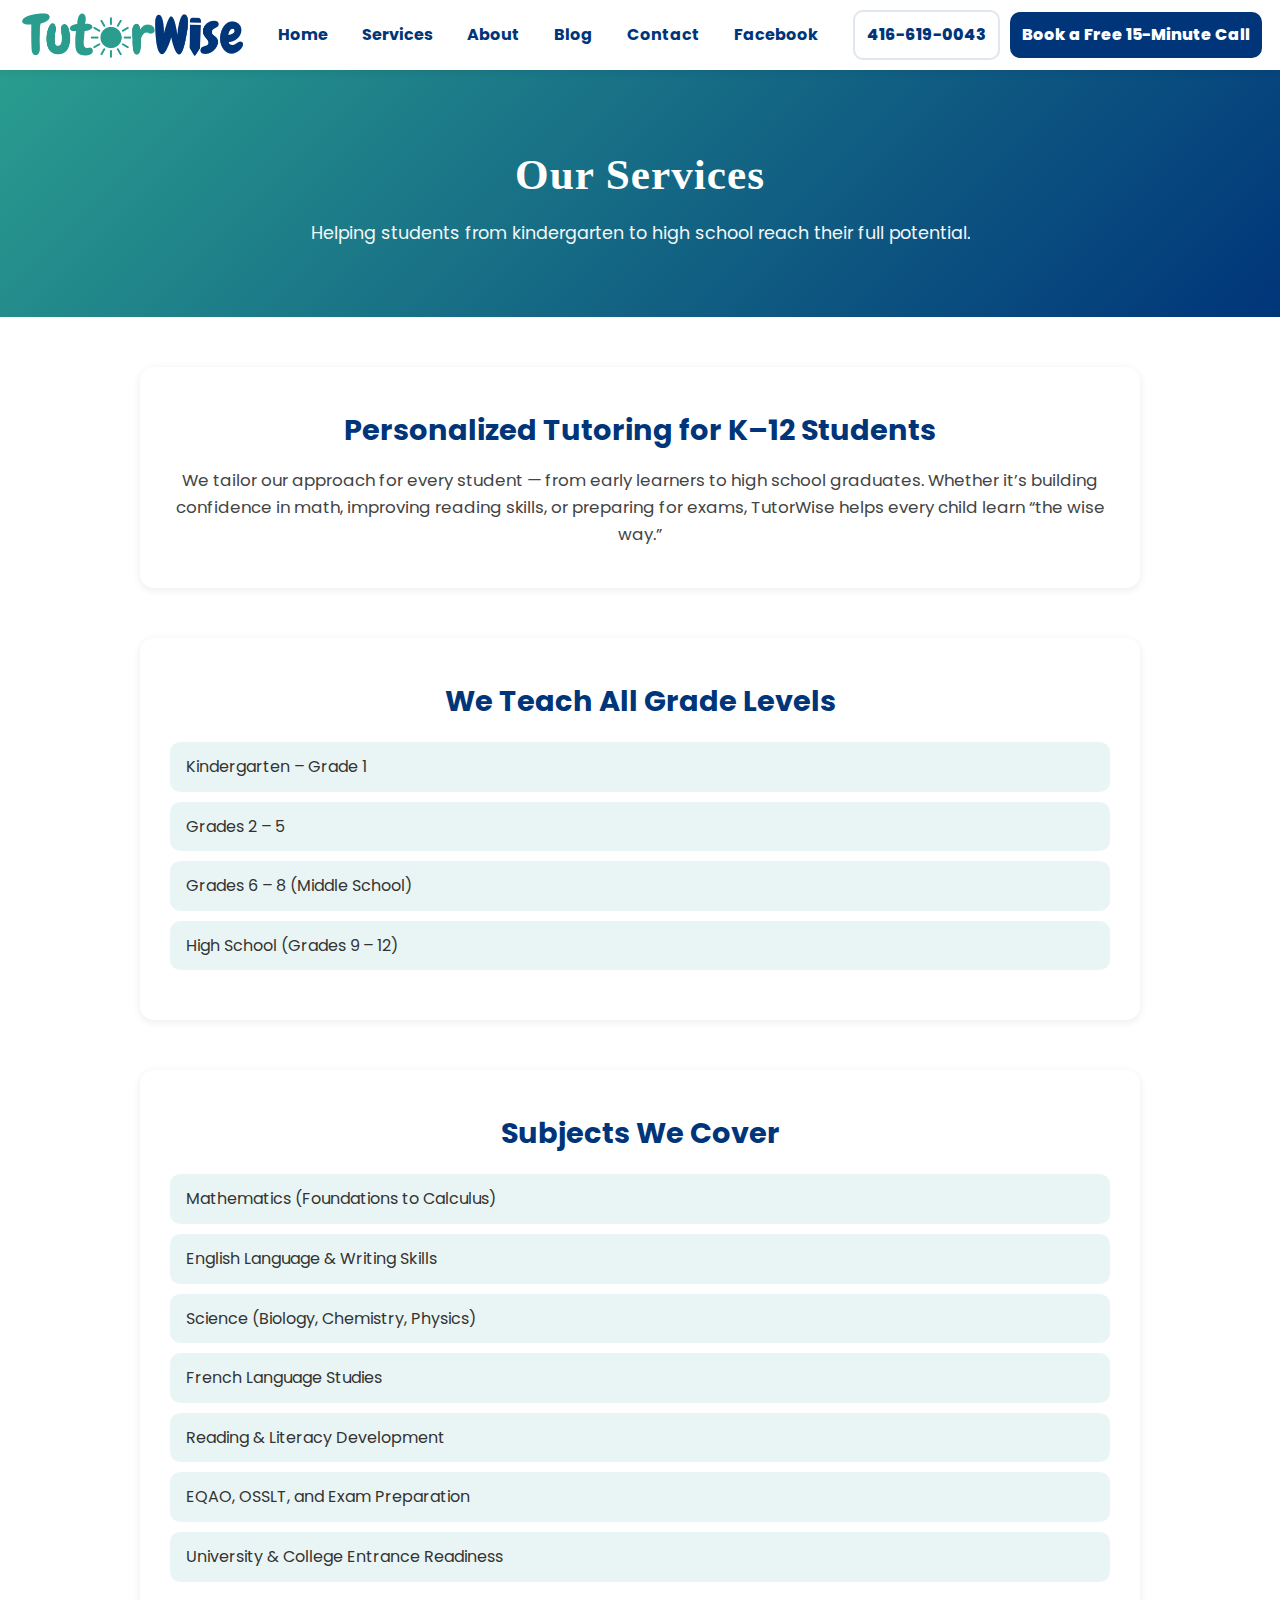
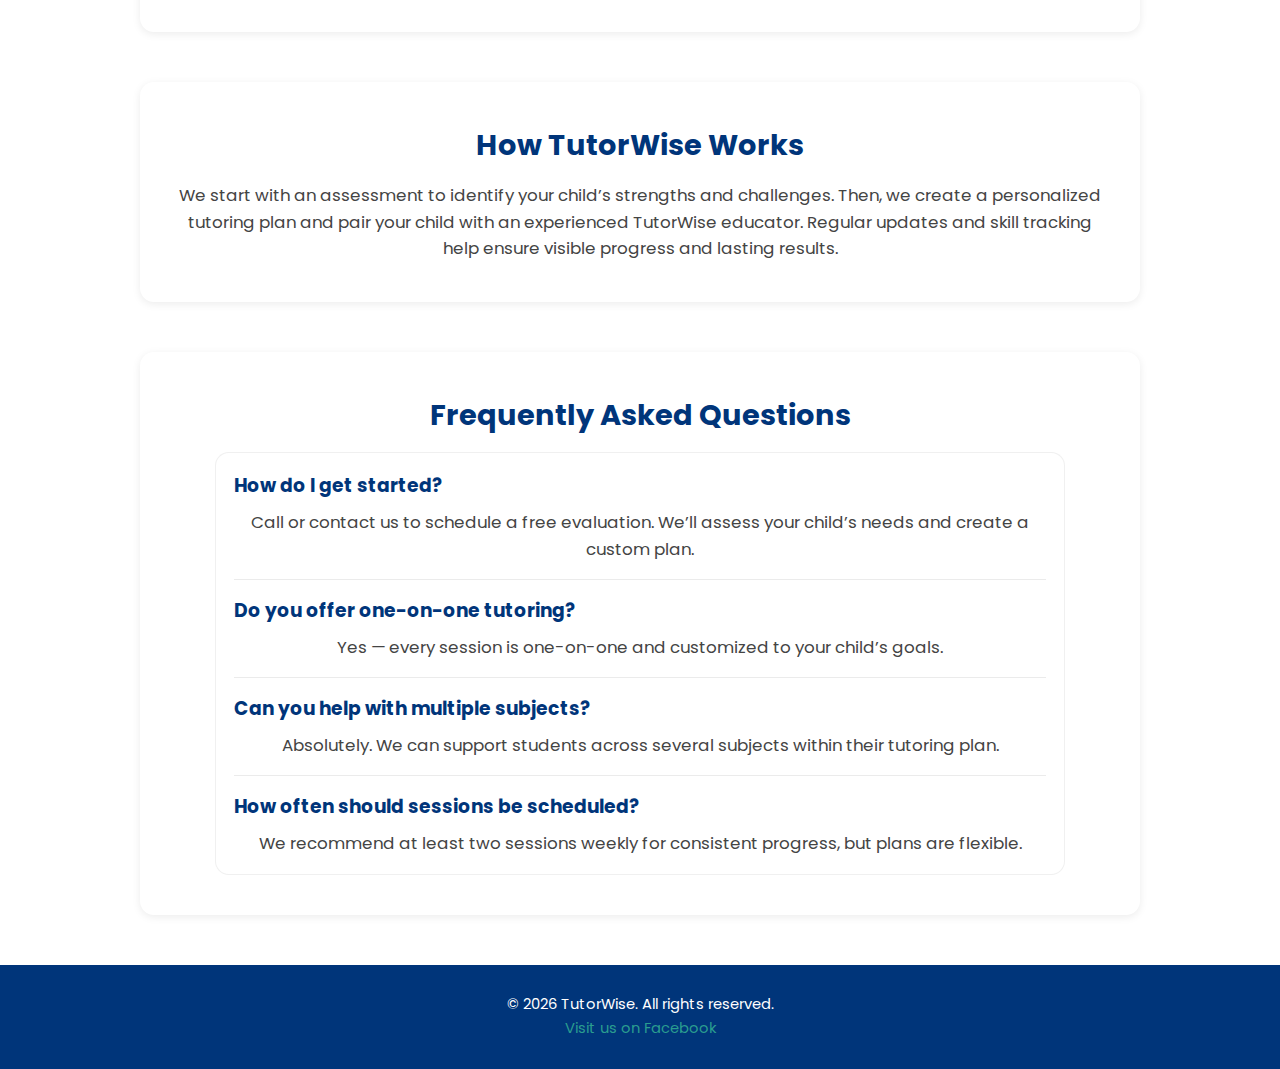
<file: services.html>
<!DOCTYPE html>
<html lang="en">
<head>
  <meta charset="UTF-8" />
  <meta name="viewport" content="width=device-width, initial-scale=1" />
  <title>TutorWise | Our Services</title>
  <meta name="description" content="Explore TutorWise's range of tutoring services for K–12 students in Brampton. Personalized support for Math, English, Science, French, IEP, and ESL learners." />
  <link rel="canonical" href="https://tutorwise.ca/services.html" />

  <!-- Open Graph -->
  <meta property="og:type" content="website" />
  <meta property="og:site_name" content="TutorWise" />
  <meta property="og:title" content="TutorWise | Services" />
  <meta property="og:description" content="Explore TutorWise tutoring services for K–12 students in Brampton, including Math, English, Science, IEP, ESL, and exam prep." />
  <meta property="og:url" content="https://tutorwise.ca/services.html" />

  <!-- Twitter -->
  <meta name="twitter:card" content="summary" />
  <meta name="twitter:title" content="TutorWise | Services" />
  <meta name="twitter:description" content="Explore TutorWise tutoring services for K–12 students in Brampton, including Math, English, Science, IEP, ESL, and exam prep." />

  <link rel="icon" href="faviconTW.png" type="image/png" />

  <!-- Fonts (shared) -->
  <link href="https://fonts.googleapis.com/css2?family=Poppins:wght@400;600;700;800&family=Chewy&display=swap" rel="stylesheet">
  <link rel="stylesheet" href="styles.css" />

</head>

<body>
  <nav>
    <div class="logo">
      <a href="index.html" aria-label="TutorWise Home">
        <img src="TW_logo.png" alt="TutorWise Logo" />
      </a>
    </div>

    <ul class="nav-links" id="nav-links">
      <li><a href="index.html">Home</a></li>
      <li><a href="services.html">Services</a></li>
      <li><a href="about.html">About</a></li>
      <li><a href="blog.html">Blog</a></li>
      <li><a href="contact.html">Contact</a></li>
      <li><a href="https://www.facebook.com/profile.php?id=61577905306174" target="_blank" rel="noopener">Facebook</a></li>      <li class="mobile-only"><a href="https://calendly.com/tutorwise-canada/consultation-call" target="_blank" rel="noopener">Book a Free 15-Minute Call</a></li>

    </ul>

    <div class="nav-cta">
      <a class="phone-link" href="tel:+14166190043">416-619-0043</a>
      <a class="nav-btn" href="https://calendly.com/tutorwise-canada/consultation-call" target="_blank" rel="noopener">Book a Free 15-Minute Call</a>
    </div>

    <div class="menu-toggle" id="menu-toggle">☰</div>
  </nav>


  <header class="page-hero">
    <h1>Our Services</h1>
    <p>Helping students from kindergarten to high school reach their full potential.</p>
  </header>

  <section>
    <h2>Personalized Tutoring for K–12 Students</h2>
    <p>
      We tailor our approach for every student — from early learners to high school graduates.
      Whether it’s building confidence in math, improving reading skills, or preparing for exams,
      TutorWise helps every child learn “the wise way.”
    </p>
  </section>

  <section>
    <h2>We Teach All Grade Levels</h2>
    <ul class="info-list">
      <li>Kindergarten – Grade 1</li>
      <li>Grades 2 – 5</li>
      <li>Grades 6 – 8 (Middle School)</li>
      <li>High School (Grades 9 – 12)</li>
    </ul>
  </section>

  <section>
    <h2>Subjects We Cover</h2>
    <ul class="info-list">
      <li>Mathematics (Foundations to Calculus)</li>
      <li>English Language &amp; Writing Skills</li>
      <li>Science (Biology, Chemistry, Physics)</li>
      <li>French Language Studies</li>
      <li>Reading &amp; Literacy Development</li>
      <li>EQAO, OSSLT, and Exam Preparation</li>
      <li>University &amp; College Entrance Readiness</li>
    </ul>
  </section>

  <section>
    <h2>How TutorWise Works</h2>
    <p>
      We start with an assessment to identify your child’s strengths and challenges. Then, we create a personalized tutoring plan
      and pair your child with an experienced TutorWise educator. Regular updates and skill tracking help ensure visible progress and lasting results.
    </p>
  </section>

  <section>
    <h2>Frequently Asked Questions</h2>

    <div class="blog-card" style="max-width:850px;margin:0 auto;">
      <h3>How do I get started?</h3>
      <p>Call or contact us to schedule a free evaluation. We’ll assess your child’s needs and create a custom plan.</p>
      <hr style="border:0;border-top:1px solid rgba(0,0,0,0.08);margin:16px 0;">
      <h3>Do you offer one-on-one tutoring?</h3>
      <p>Yes — every session is one-on-one and customized to your child’s goals.</p>
      <hr style="border:0;border-top:1px solid rgba(0,0,0,0.08);margin:16px 0;">
      <h3>Can you help with multiple subjects?</h3>
      <p>Absolutely. We can support students across several subjects within their tutoring plan.</p>
      <hr style="border:0;border-top:1px solid rgba(0,0,0,0.08);margin:16px 0;">
      <h3>How often should sessions be scheduled?</h3>
      <p>We recommend at least two sessions weekly for consistent progress, but plans are flexible.</p>
    </div>
  </section>

  <footer>
    &copy; 2026 TutorWise. All rights reserved.<br />
    <a href="https://www.facebook.com/profile.php?id=61577905306174" target="_blank" rel="noopener">Visit us on Facebook</a>
  </footer>

  <script src="script.js"></script>

</body>
</html>
</file>
<file: styles.css>
:root{
  --teal:#2a9d8f;
  --blue:#00357a;
  --white:#ffffff;
  --gray:#f7f9fb;
}

*{box-sizing:border-box;margin:0;padding:0;}
html,body{max-width:100%;overflow-x:hidden;}
body{
  font-family:'Poppins',sans-serif;
  background:var(--white);
  color:#333;
  line-height:1.6;
}

/* ===== Shared Header / Nav (identical across pages) ===== */
nav{
  height:70px;
  display:flex;
  align-items:center;
  justify-content:space-between;
  padding:0 18px;
  background:var(--white);
  box-shadow:0 2px 8px rgba(0,0,0,0.08);
  position:sticky;
  top:0;
  z-index:1000;
}

.logo{
  display:flex;
  align-items:center;
  gap:10px;
  flex:0 0 auto;
}

.logo img{
  height:46px;
  width:auto;
  display:block;
  animation:logoRollIn 700ms ease-out both;
  transform-origin:left center;
}

/* roll-in animation for logo (all pages) */
@keyframes logoRollIn{
  from{opacity:0;transform:translateX(-16px) rotate(-8deg) scale(0.96);}
  to{opacity:1;transform:translateX(0) rotate(0) scale(1);}
}

.nav-links{
  list-style:none;
  display:flex;
  align-items:center;
  gap:10px;
}

.nav-links a{
  text-decoration:none;
  color:var(--blue);
  font-weight:700;
  padding:10px 12px;
  border-radius:10px;
  transition:transform .18s ease, background-color .18s ease, color .18s ease;
  display:inline-block;
  white-space:nowrap;
}

.nav-links a:hover{
  background:rgba(42,157,143,0.14);
  transform:translateY(-1px);
}

.nav-cta{
  display:flex;
  align-items:center;
  gap:10px;
  flex:0 0 auto;
}

.phone-link{
  text-decoration:none;
  color:var(--blue);
  font-weight:800;
  padding:10px 12px;
  border-radius:10px;
  border:2px solid rgba(0,53,122,0.12);
  transition:.18s ease;
  white-space:nowrap;
}

.phone-link:hover{
  background:rgba(42,157,143,0.12);
  border-color:rgba(42,157,143,0.35);
}

.nav-btn{
  text-decoration:none;
  background:var(--blue);
  color:#fff;
  font-weight:800;
  padding:10px 12px;
  border-radius:10px;
  transition:transform .18s ease, background-color .18s ease;
  white-space:nowrap;
}

.nav-btn:hover{
  background:var(--teal);
  transform:translateY(-1px);
}

.menu-toggle{
  display:none;
  font-size:28px;
  cursor:pointer;
  color:var(--blue);
  user-select:none;
  padding:8px 10px;
  border-radius:10px;
  transition:background-color .18s ease;
}

.menu-toggle:hover{background:rgba(0,0,0,0.04);}

/* ===== Mobile-only menu items ===== */
.mobile-only { display: none; }

/* Contact card button alignment */
.contact-card{
  display:flex;
  flex-direction:column;
}
.contact-card .contact-btn{
  margin-top:auto;
}


/* ===== Page header / hero ===== */
.page-hero{
  text-align:center;
  padding:70px 20px;
  background:linear-gradient(135deg,var(--teal),var(--blue));
  color:#fff;
}

.page-hero h1{
  font-family:'Chewy',cursive;
  font-size:2.7rem;
  margin-bottom:10px;
  letter-spacing:1px;
}

.page-hero p{
  max-width:820px;
  margin:0 auto;
  font-size:1.1rem;
  opacity:.95;
}

.hero-cta-row{
  display:flex;
  gap:12px;
  justify-content:center;
  flex-wrap:wrap;
  margin-top:22px;
}

.btn{
  display:inline-block;
  padding:14px 22px;
  border-radius:10px;
  font-weight:800;
  text-decoration:none;
  transition:transform .18s ease, background-color .18s ease, color .18s ease, border-color .18s ease;
  white-space:nowrap;
}

.btn-primary{
  background:#fff;
  color:var(--blue);
}

.btn-primary:hover{
  background:var(--teal);
  color:#fff;
  transform:translateY(-1px);
}

.btn-secondary{
  background:transparent;
  color:#fff;
  border:2px solid rgba(255,255,255,0.7);
}

.btn-secondary:hover{
  background:rgba(255,255,255,0.15);
  border-color:rgba(255,255,255,0.95);
  transform:translateY(-1px);
}

/* ===== Shared Sections ===== */
section{
  max-width:1000px;
  margin:50px auto;
  padding:40px 30px;
  background:#fff;
  border-radius:14px;
  box-shadow:0 2px 8px rgba(0,0,0,0.08);
}

section h2{
  color:var(--blue);
  font-size:1.8rem;
  margin-bottom:14px;
  text-align:center;
}

section p{
  font-size:1.05rem;
  color:#444;
  text-align:center;
}

.info-list{
  list-style:none;
  margin-top:18px;
  padding:0;
}

.info-list li{
  background:rgba(42,157,143,0.10);
  padding:12px 16px;
  margin:10px 0;
  border-radius:10px;
  font-size:1rem;
}

.info-list li:hover{
  background:rgba(42,157,143,0.16);
}

/* Contact cards */
#contact{
  background:var(--gray);
}

.contact-grid{
  display:flex;
  flex-wrap:wrap;
  justify-content:center;
  gap:18px;
  margin:22px 0;
}

.contact-card{
  background:#fff;
  padding:18px;
  border-radius:12px;
  box-shadow:0 3px 8px rgba(0,0,0,0.08);
  width:260px;
}

.contact-card h3{
  color:var(--blue);
  margin-bottom:8px;
  font-size:1.15rem;
  text-align:center;
}

.contact-card p{
  color:#111;
  font-size:1rem;
  margin-bottom:10px;
  text-align:center;
}

.contact-btn{
  display:inline-block;
  width:100%;
  padding:10px 14px;
  background:var(--blue);
  color:#fff;
  font-weight:800;
  border:none;
  border-radius:10px;
  cursor:pointer;
  transition:transform .18s ease, background-color .18s ease;
}

.contact-btn:hover{
  background:var(--teal);
  transform:translateY(-1px);
}

.map-embed{
  width:100%;
  max-width:650px;
  height:350px;
  border:0;
  border-radius:14px;
  margin:18px auto 0;
  display:block;
}

/* Blog */
.blog-grid{
  display:grid;
  grid-template-columns:repeat(12,1fr);
  gap:16px;
}

.blog-card{
  grid-column:span 12;
  background:#fff;
  border:1px solid rgba(0,0,0,0.06);
  border-radius:14px;
  padding:18px;
}

.blog-card h3{
  color:var(--blue);
  margin-bottom:8px;
}

.blog-meta{
  font-size:.95rem;
  color:#555;
  margin-bottom:12px;
}

/* Footer */
footer{
  text-align:center;
  padding:28px 10px;
  background:var(--blue);
  color:#fff;
  font-size:.92rem;
  margin-top:50px;
}

footer a{color:var(--teal);text-decoration:none;}
footer a:hover{text-decoration:underline;}

/* ===== Mobile ===== */
@media (max-width: 900px){
  nav{padding:0 14px;}
  .phone-link{display:none;}
}

@media (max-width: 768px){
  .menu-toggle{display:block;}
  .nav-cta { display: none; }      /* hide desktop CTA on phones */
  .mobile-only { display: block; } /* show Calendly inside menu */
  .menu-toggle{ margin-left:auto; }
  .nav-cta{gap:8px;}
  .nav-btn{padding:10px 12px;}
  .nav-links{
    display:none;
    flex-direction:column;
    align-items:stretch;
    position:absolute;
    top:70px; /* matches nav height */
    left:0;
    width:100%;
    background:var(--white);
    padding:10px 0;
    border-top:2px solid var(--teal);
  }
  .nav-links.active{display:flex;}
  .nav-links li{width:100%;}
  .nav-links a{
    width:100%;
    text-align:center;
    padding:14px 12px;
    border-radius:0;
  }
  section{padding:34px 18px;margin:34px 14px;}
  .page-hero h1{font-size:2.35rem;}
}
</file>
